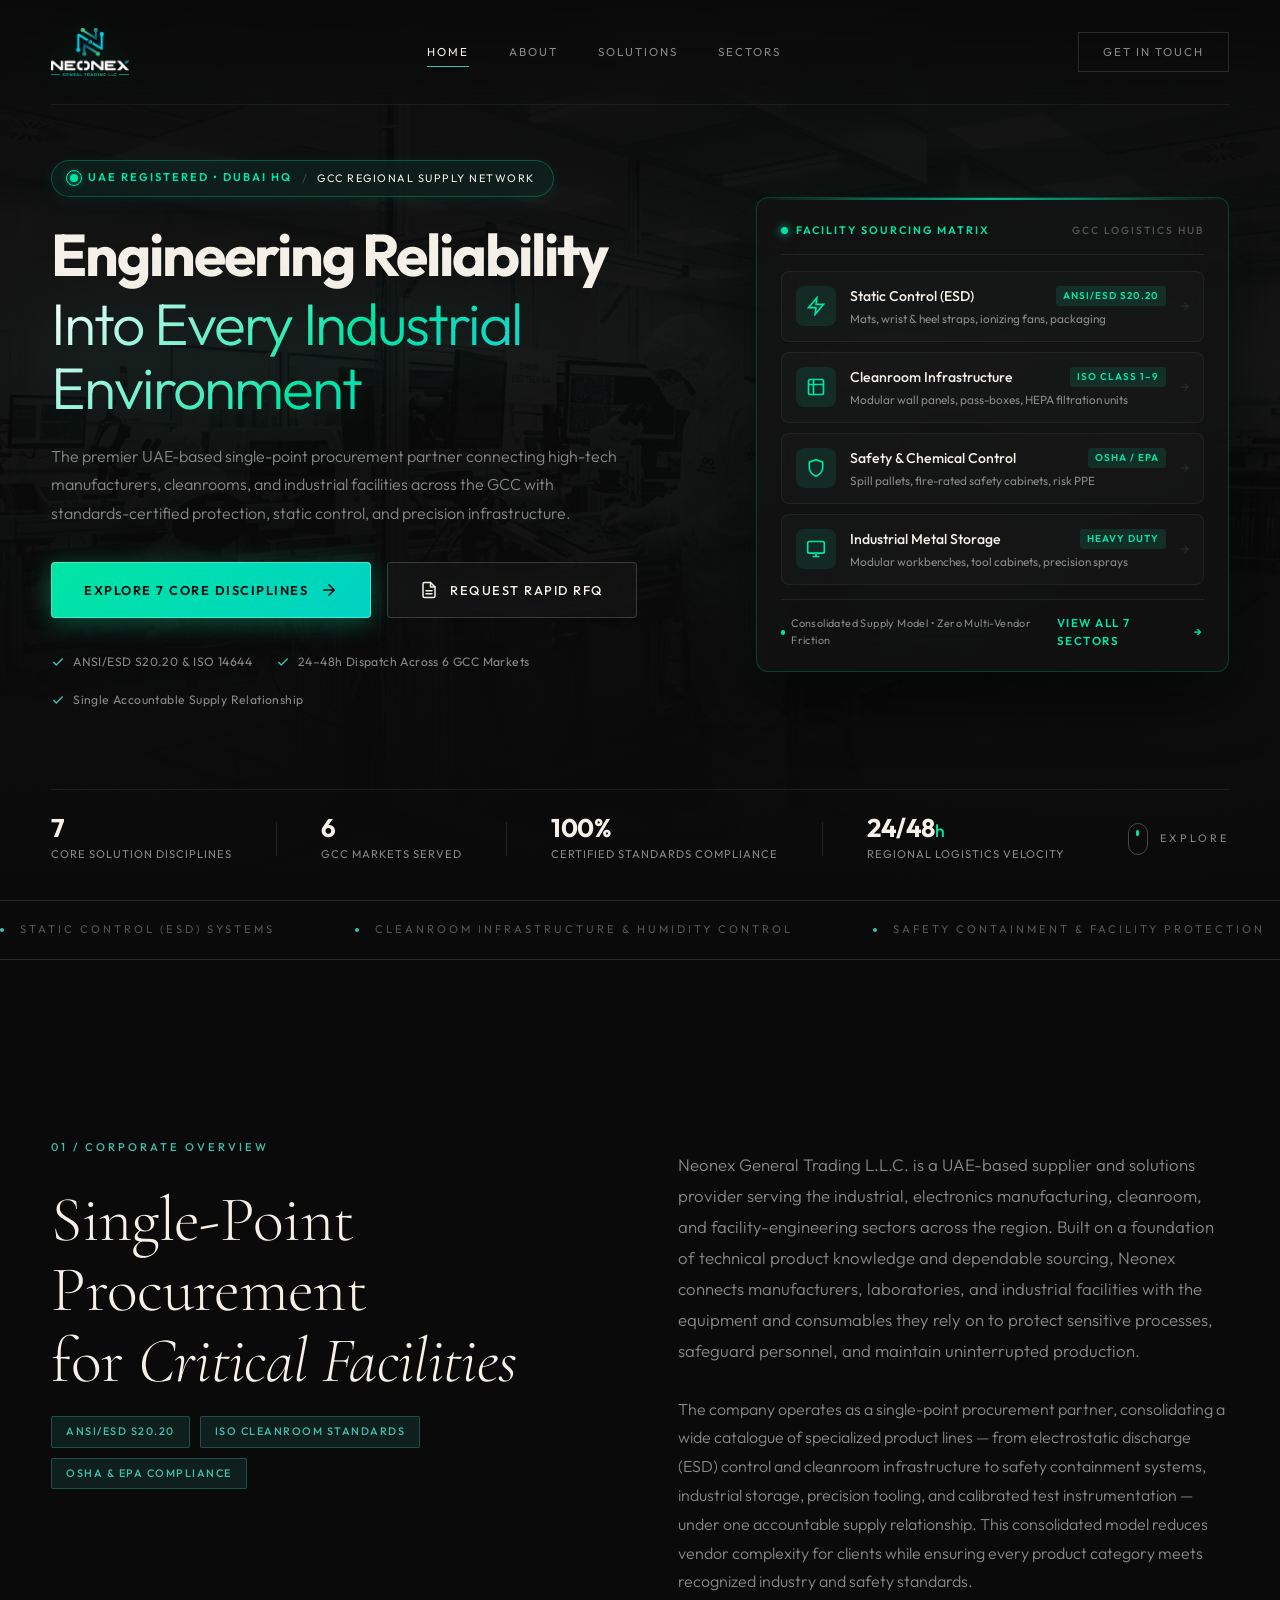
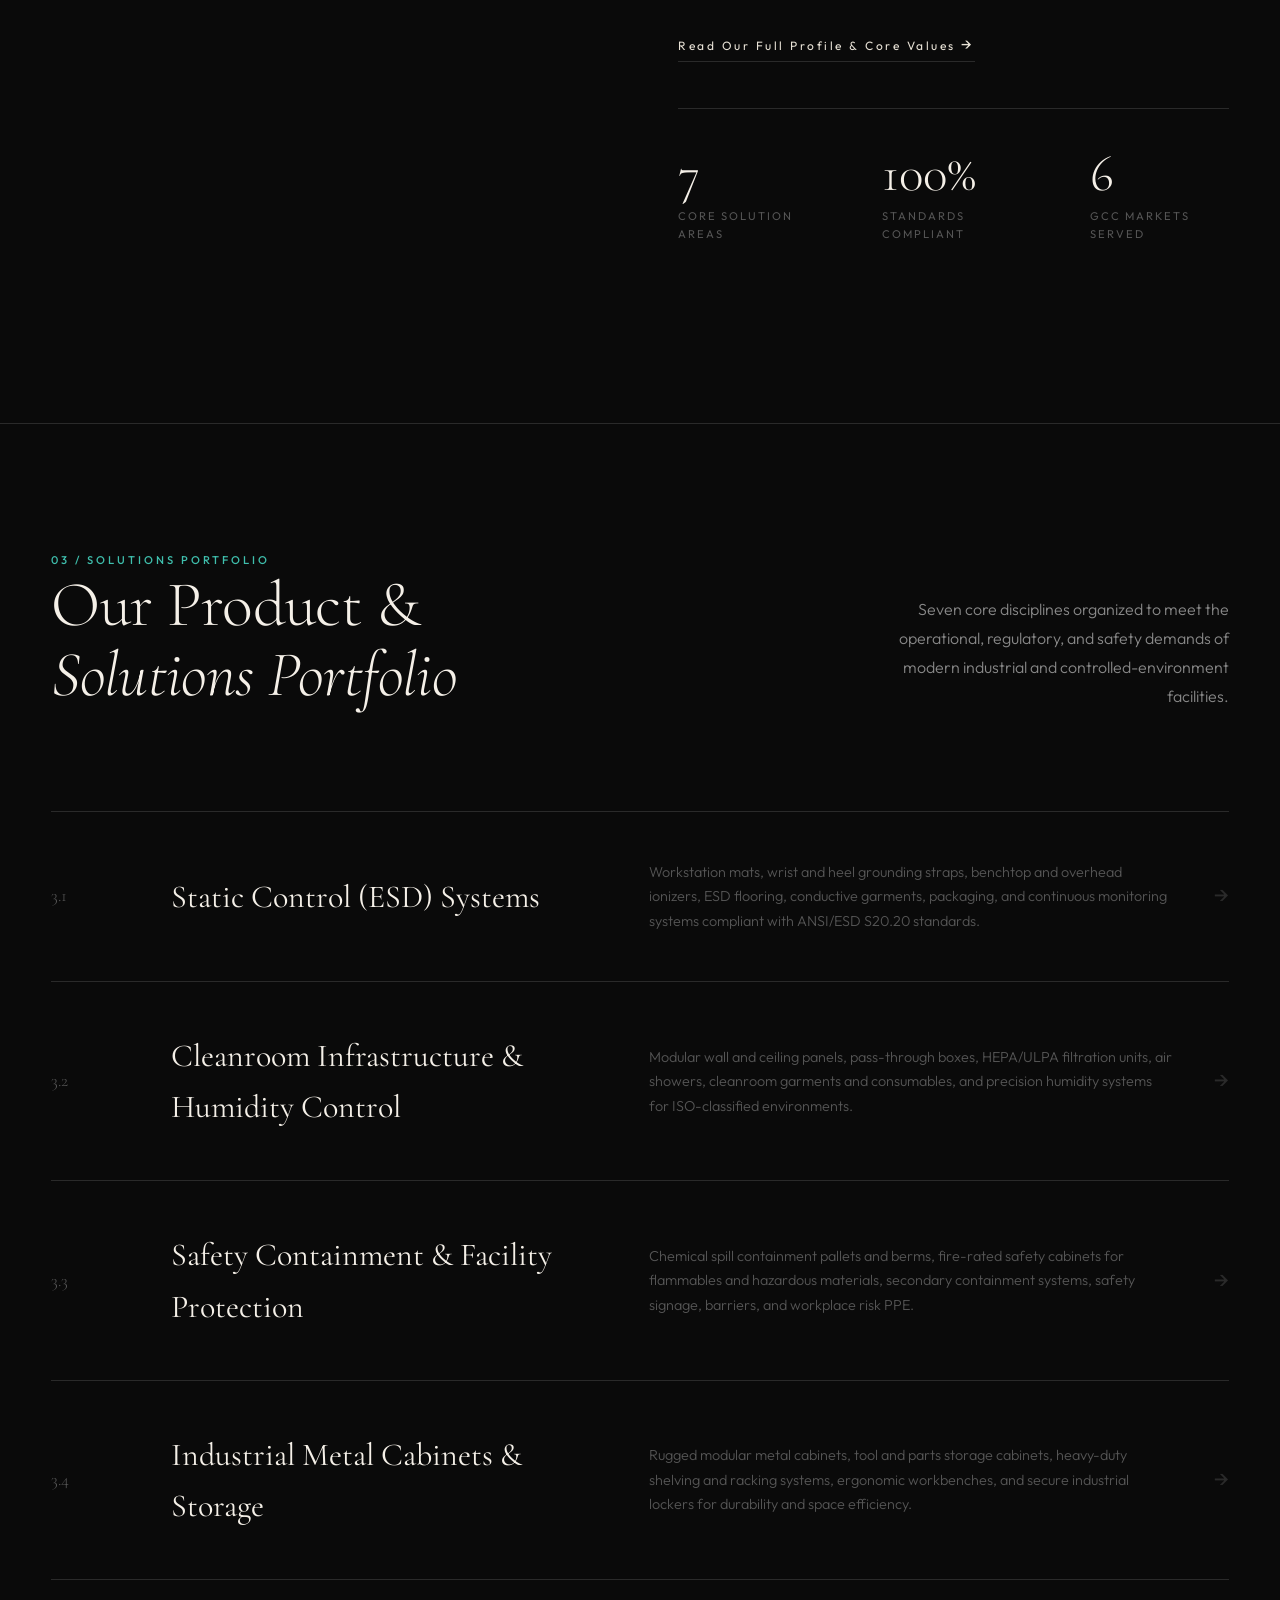
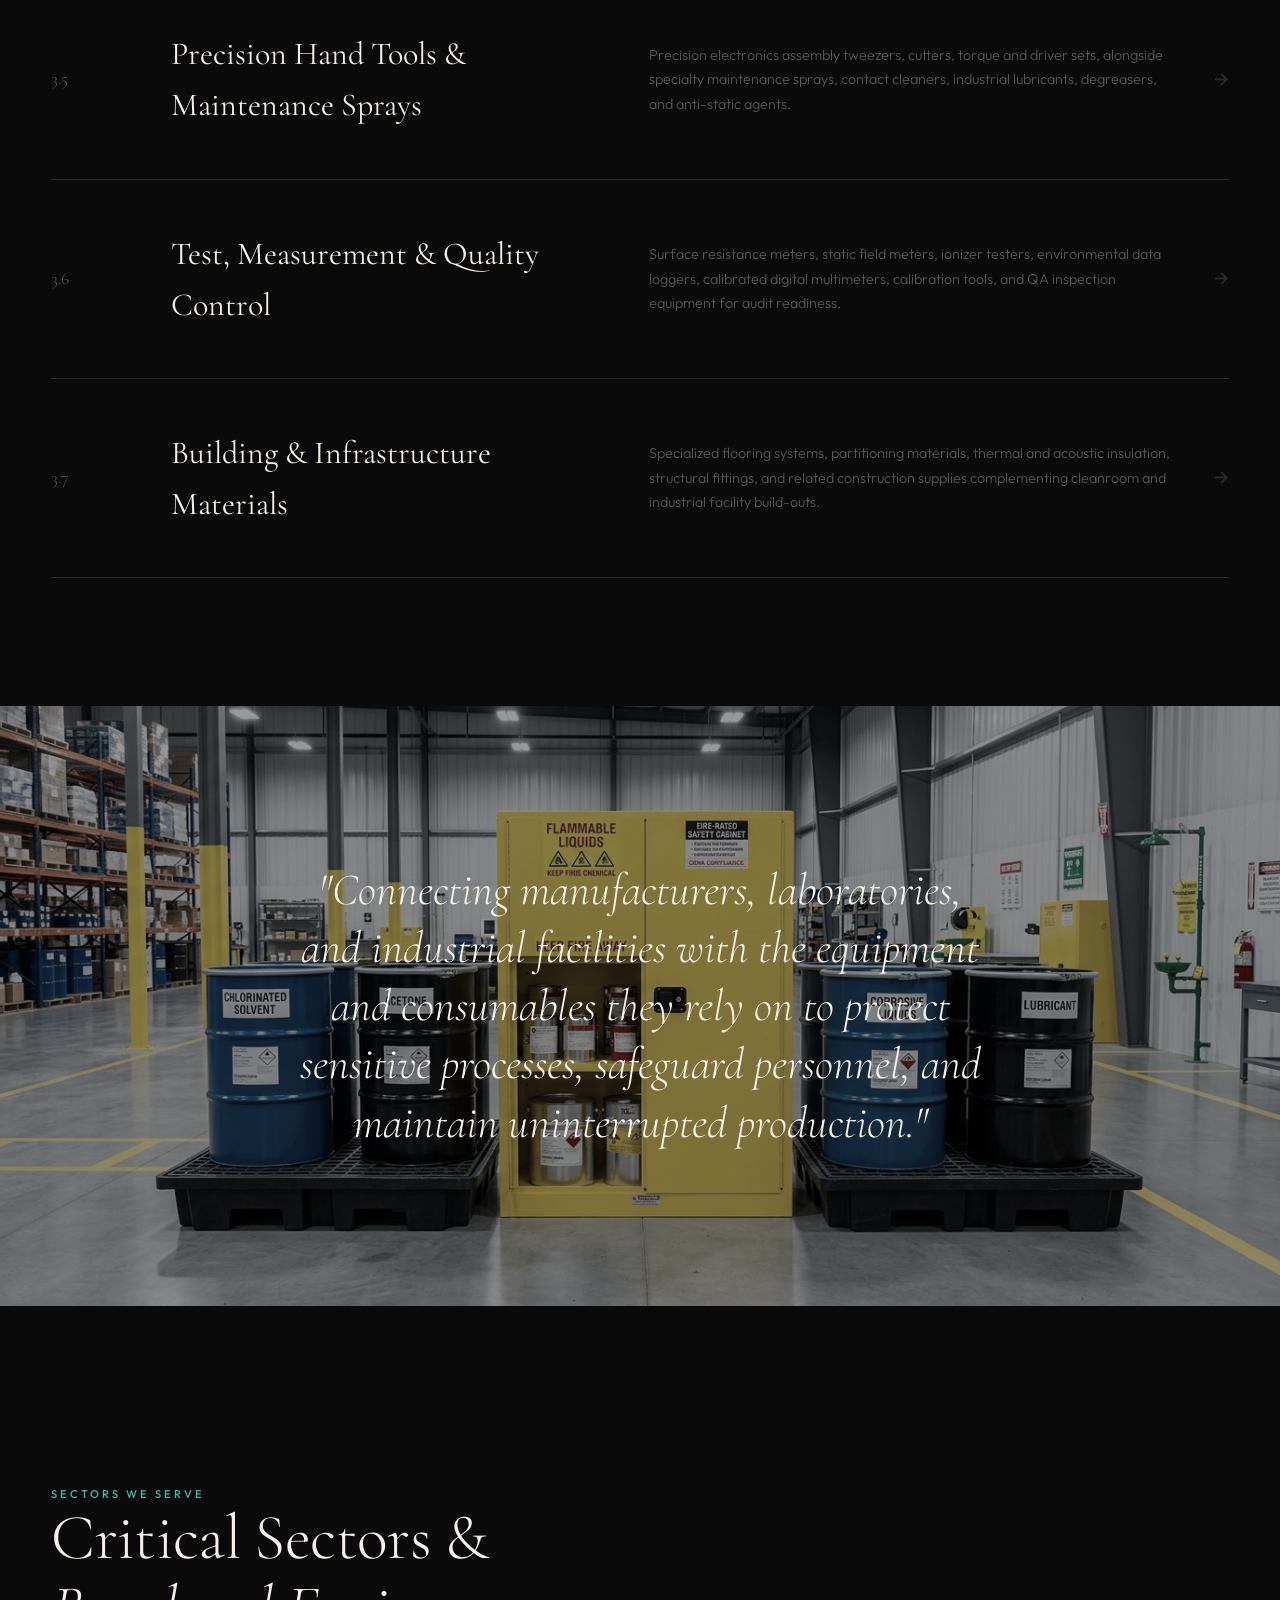
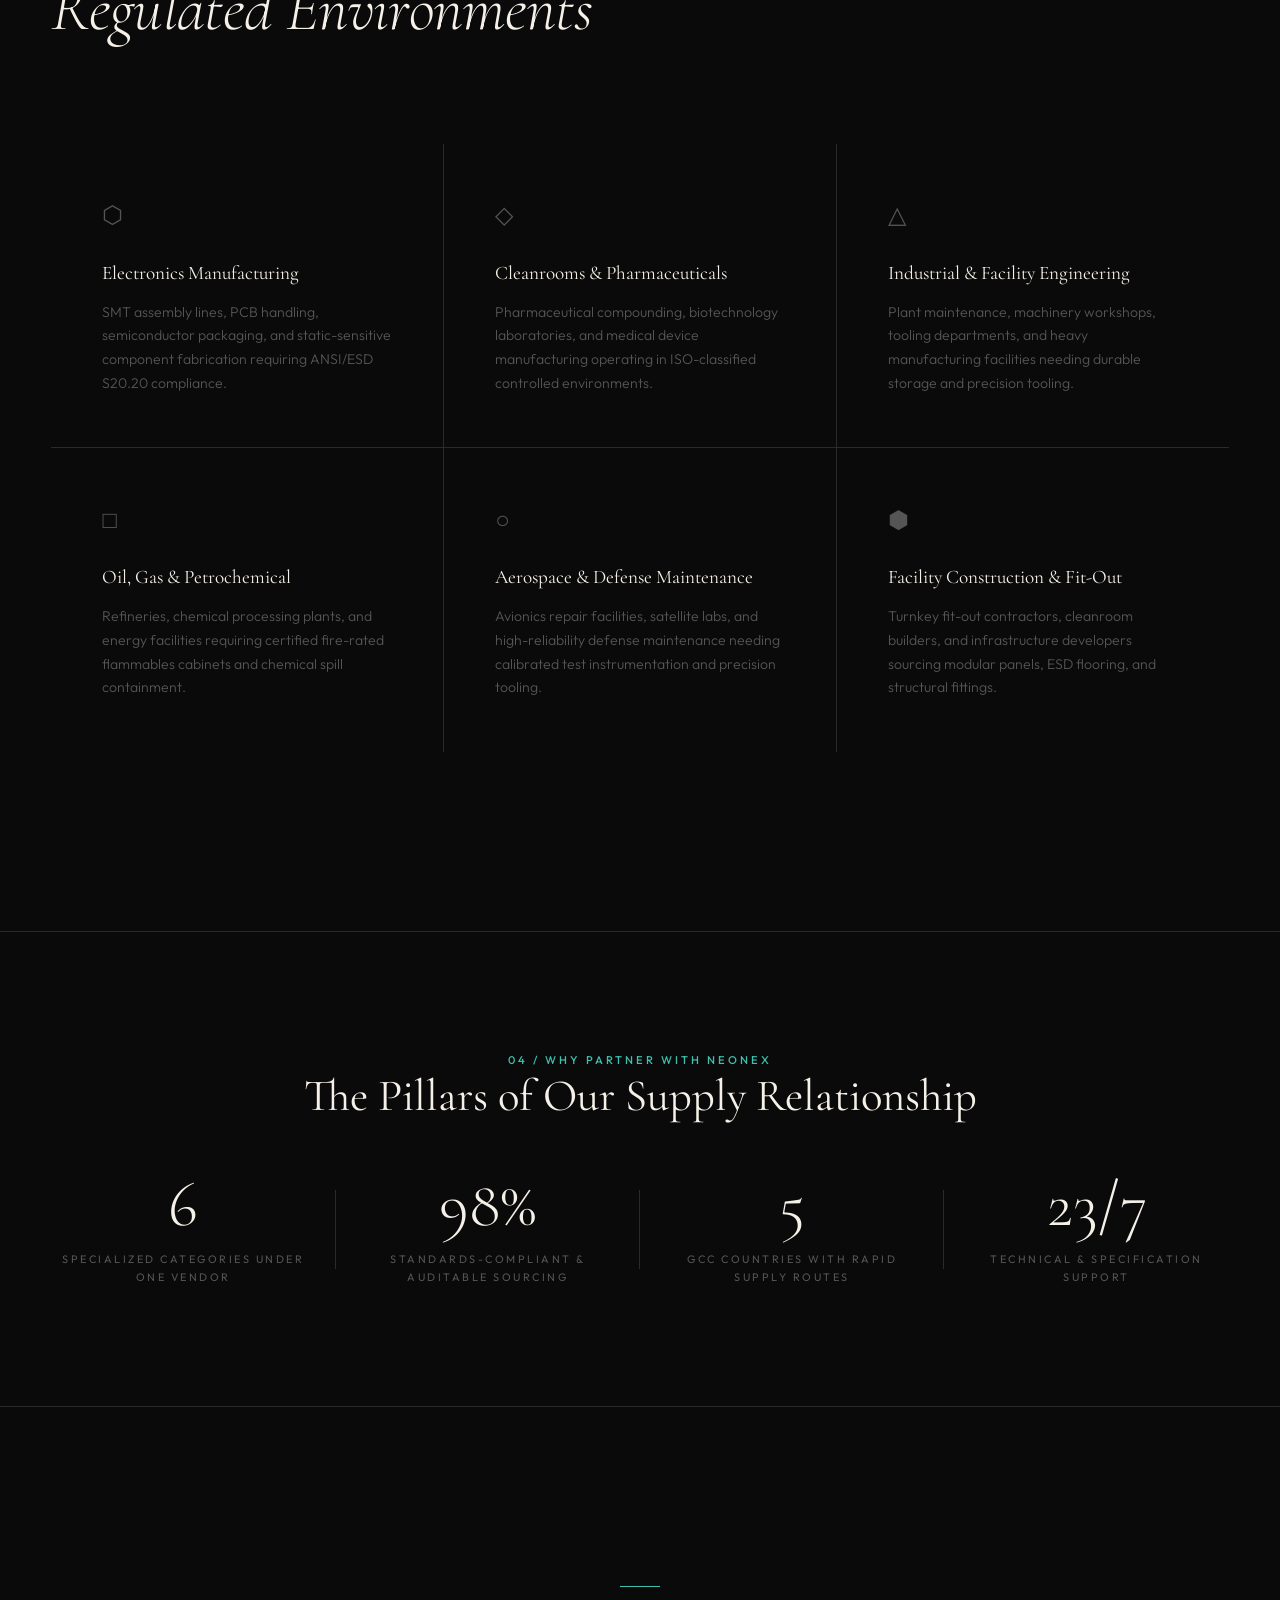
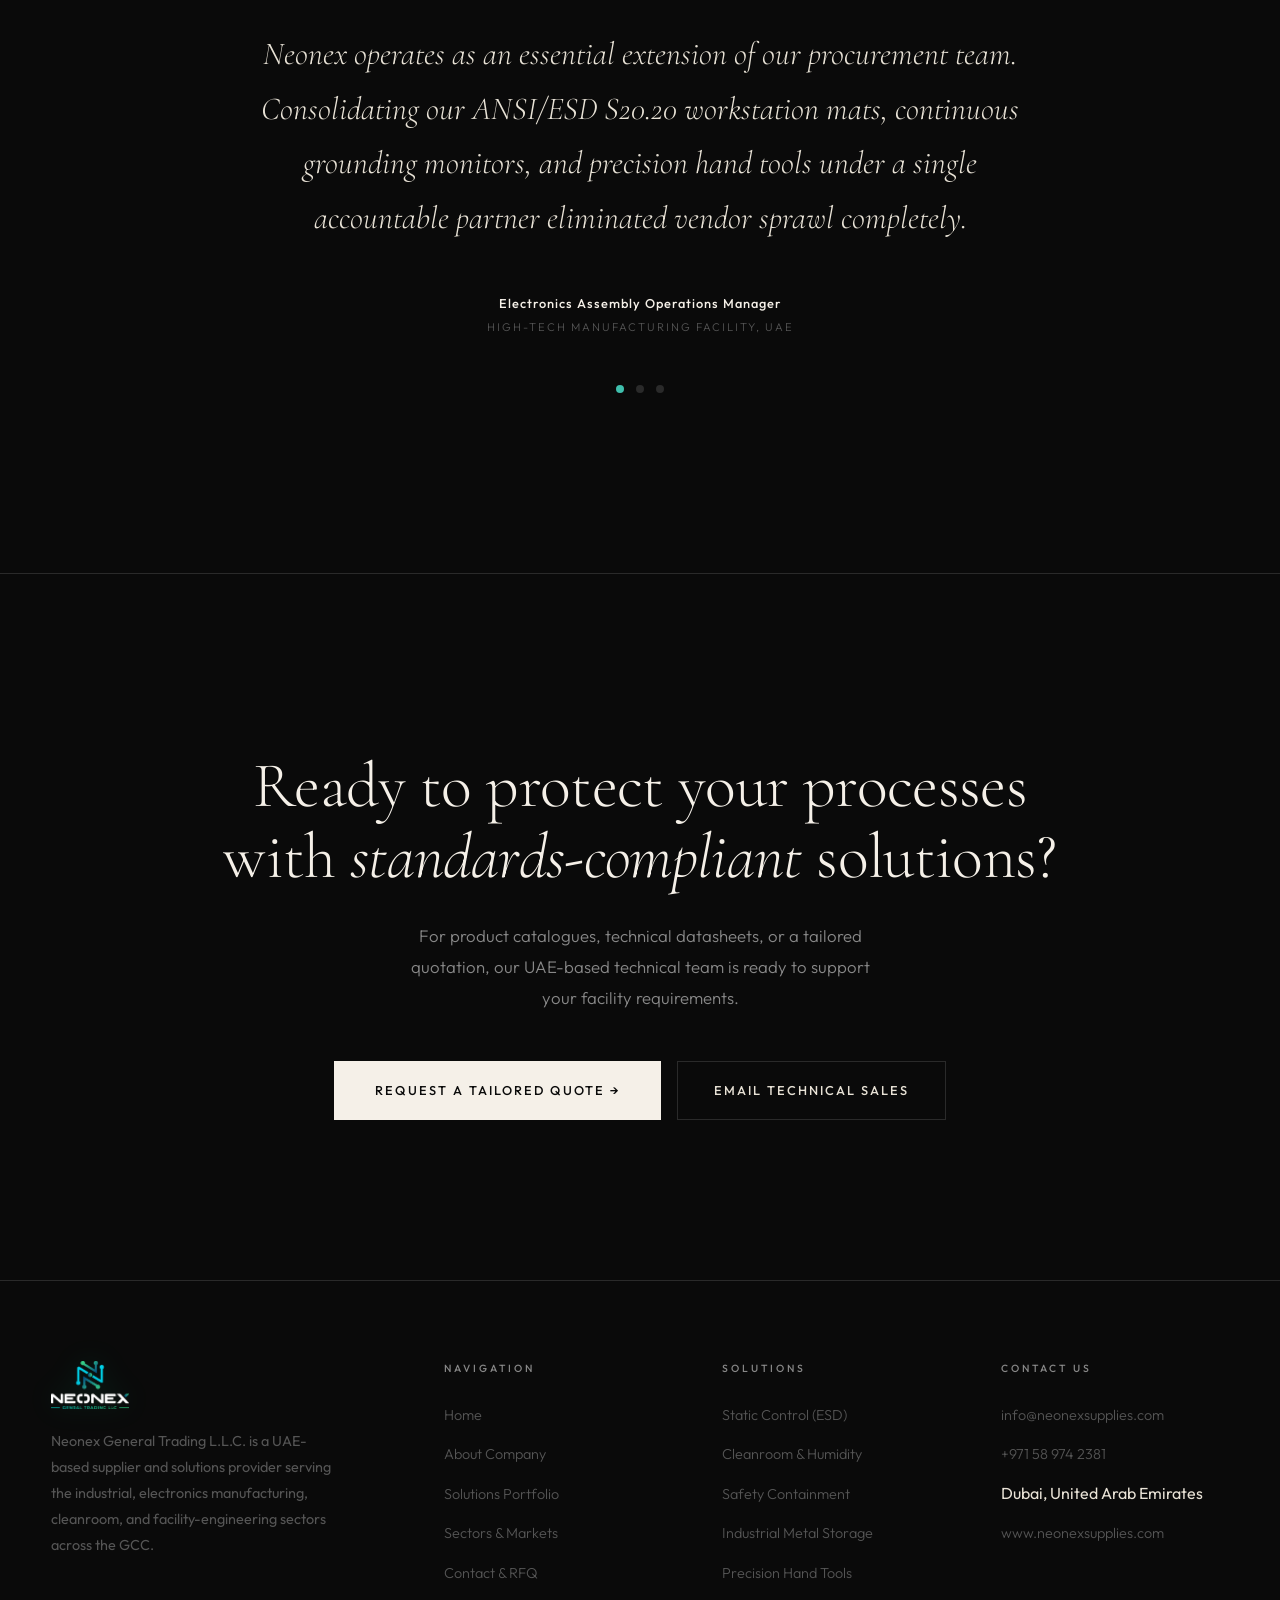
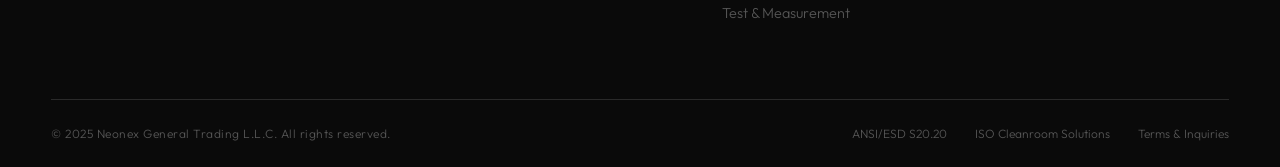
<file: index.html>
<!DOCTYPE html>
<html lang="en">
<head>
  <meta charset="UTF-8">
  <meta name="viewport" content="width=device-width, initial-scale=1.0">
  <meta name="description" content="Neonex General Trading L.L.C. — UAE-based supplier and solutions provider for industrial protection, ESD static control, cleanroom infrastructure, safety containment, and precision facility solutions across the GCC.">
  <title>Neonex Prime General Trading L.L.C. | Industrial Protection & Cleanroom Solutions</title>
  <link rel="icon" type="image/png" href="assets/neonex-logo.png">
  <link rel="stylesheet" href="css/style.css">
</head>
<body>

  <!-- Navigation -->
  <nav class="nav">
    <div class="container">
      <div class="nav-inner">
        <a href="index.html" class="nav-logo">
          <img src="assets/neonex-logo.png" alt="Neonex General Trading L.L.C.">
          <span class="nav-logo-name sr-only">Neonex</span>
        </a>

        <div class="nav-links">
          <a href="index.html" class="active">Home</a>
          <a href="about.html">About</a>
          <a href="services.html">Solutions</a>
          <a href="markets.html">Sectors</a>
        </div>

        <a href="contact.html" class="nav-contact">Get in Touch</a>

        <button class="nav-toggle" aria-label="Menu">
          <span></span><span></span><span></span>
        </button>
      </div>
    </div>
  </nav>

  <!-- Hero Section -->
  <section class="hero" id="hero">
    <div class="hero-bg">
      <img src="assets/esd-cleanroom.jpg" alt="Neonex Industrial & Cleanroom Facility Solutions">
      <div class="hero-grid-pattern"></div>
      <div class="hero-radial-glow glow-1"></div>
      <div class="hero-radial-glow glow-2"></div>
    </div>
    <div class="hero-overlay"></div>

    <div class="container hero-container">
      <div class="hero-main-layout">
        <!-- Hero Left: Strategic Proposition & Conversion Hub -->
        <div class="hero-lead">
          <div class="hero-status-pill reveal">
            <span class="pulse-indicator">
              <span class="pulse-core"></span>
              <span class="pulse-ring"></span>
            </span>
            <span class="status-title">UAE REGISTERED &bull; DUBAI HQ</span>
            <span class="status-sep">/</span>
            <span class="status-sub">GCC REGIONAL SUPPLY NETWORK</span>
          </div>

          <h1 class="hero-headline reveal" data-delay="1">
            Engineering Reliability
            <span class="hero-headline-accent">Into Every Industrial Environment</span>
          </h1>

          <p class="hero-lead-text reveal" data-delay="2">
            The premier UAE-based single-point procurement partner connecting high-tech manufacturers, cleanrooms, and industrial facilities across the GCC with standards-certified protection, static control, and precision infrastructure.
          </p>

          <div class="hero-actions-row reveal" data-delay="3">
            <a href="services.html" class="btn-hero-action primary">
              <span>Explore 7 Core Disciplines</span>
              <svg class="btn-arrow" width="18" height="18" viewBox="0 0 24 24" fill="none" stroke="currentColor" stroke-width="2" stroke-linecap="round" stroke-linejoin="round">
                <line x1="5" y1="12" x2="19" y2="12"></line>
                <polyline points="12 5 19 12 12 19"></polyline>
              </svg>
            </a>
            <a href="contact.html" class="btn-hero-action secondary">
              <svg width="18" height="18" viewBox="0 0 24 24" fill="none" stroke="currentColor" stroke-width="2" stroke-linecap="round" stroke-linejoin="round">
                <path d="M14 2H6a2 2 0 0 0-2 2v16a2 2 0 0 0 2 2h12a2 2 0 0 0 2-2V8z"></path>
                <polyline points="14 2 14 8 20 8"></polyline>
                <line x1="16" y1="13" x2="8" y2="13"></line>
                <line x1="16" y1="17" x2="8" y2="17"></line>
              </svg>
              <span>Request Rapid RFQ</span>
            </a>
          </div>

          <div class="hero-proof-strip reveal" data-delay="4">
            <div class="proof-chip">
              <svg width="14" height="14" viewBox="0 0 24 24" fill="none" stroke="var(--accent)" stroke-width="2.5"><polyline points="20 6 9 17 4 12"></polyline></svg>
              <span>ANSI/ESD S20.20 & ISO 14644</span>
            </div>
            <div class="proof-chip">
              <svg width="14" height="14" viewBox="0 0 24 24" fill="none" stroke="var(--accent)" stroke-width="2.5"><polyline points="20 6 9 17 4 12"></polyline></svg>
              <span>24–48h Dispatch Across 6 GCC Markets</span>
            </div>
            <div class="proof-chip">
              <svg width="14" height="14" viewBox="0 0 24 24" fill="none" stroke="var(--accent)" stroke-width="2.5"><polyline points="20 6 9 17 4 12"></polyline></svg>
              <span>Single Accountable Supply Relationship</span>
            </div>
          </div>
        </div>

        <!-- Hero Right: Interactive Solutions Deck / Operations Matrix -->
        <div class="hero-interactive-deck reveal" data-delay="2">
          <div class="console-box">
            <div class="console-box-border-glow"></div>
            
            <div class="console-top-bar">
              <div class="console-live-tag">
                <span class="live-led"></span>
                <span class="live-title">FACILITY SOURCING MATRIX</span>
              </div>
              <span class="console-coord">GCC LOGISTICS HUB</span>
            </div>

            <div class="console-items-grid">
              <a href="services.html#esd" class="console-item">
                <div class="item-icon-box">
                  <svg width="20" height="20" viewBox="0 0 24 24" fill="none" stroke="currentColor" stroke-width="2">
                    <polygon points="13 2 3 14 12 14 11 22 21 10 12 10 13 2"></polygon>
                  </svg>
                </div>
                <div class="item-details">
                  <div class="item-head">
                    <span class="item-name">Static Control (ESD)</span>
                    <span class="item-badge">ANSI/ESD S20.20</span>
                  </div>
                  <span class="item-desc">Mats, wrist & heel straps, ionizing fans, packaging</span>
                </div>
                <div class="item-arrow-icon">&rarr;</div>
              </a>

              <a href="services.html#cleanroom" class="console-item">
                <div class="item-icon-box">
                  <svg width="20" height="20" viewBox="0 0 24 24" fill="none" stroke="currentColor" stroke-width="2">
                    <rect x="3" y="3" width="18" height="18" rx="2" ry="2"></rect>
                    <line x1="9" y1="3" x2="9" y2="21"></line>
                    <line x1="3" y1="9" x2="21" y2="9"></line>
                  </svg>
                </div>
                <div class="item-details">
                  <div class="item-head">
                    <span class="item-name">Cleanroom Infrastructure</span>
                    <span class="item-badge">ISO Class 1–9</span>
                  </div>
                  <span class="item-desc">Modular wall panels, pass-boxes, HEPA filtration units</span>
                </div>
                <div class="item-arrow-icon">&rarr;</div>
              </a>

              <a href="services.html#safety" class="console-item">
                <div class="item-icon-box">
                  <svg width="20" height="20" viewBox="0 0 24 24" fill="none" stroke="currentColor" stroke-width="2">
                    <path d="M12 22s8-4 8-10V5l-8-3-8 3v7c0 6 8 10 8 10z"></path>
                  </svg>
                </div>
                <div class="item-details">
                  <div class="item-head">
                    <span class="item-name">Safety & Chemical Control</span>
                    <span class="item-badge">OSHA / EPA</span>
                  </div>
                  <span class="item-desc">Spill pallets, fire-rated safety cabinets, risk PPE</span>
                </div>
                <div class="item-arrow-icon">&rarr;</div>
              </a>

              <a href="services.html#cabinets" class="console-item">
                <div class="item-icon-box">
                  <svg width="20" height="20" viewBox="0 0 24 24" fill="none" stroke="currentColor" stroke-width="2">
                    <rect x="2" y="3" width="20" height="14" rx="2" ry="2"></rect>
                    <line x1="8" y1="21" x2="16" y2="21"></line>
                    <line x1="12" y1="17" x2="12" y2="21"></line>
                  </svg>
                </div>
                <div class="item-details">
                  <div class="item-head">
                    <span class="item-name">Industrial Metal Storage</span>
                    <span class="item-badge">Heavy Duty</span>
                  </div>
                  <span class="item-desc">Modular workbenches, tool cabinets, precision sprays</span>
                </div>
                <div class="item-arrow-icon">&rarr;</div>
              </a>
            </div>

            <div class="console-bottom-bar">
              <div class="console-assurance">
                <span class="assurance-dot"></span>
                <span>Consolidated Supply Model &bull; Zero Multi-Vendor Friction</span>
              </div>
              <a href="services.html" class="console-more-link">
                <span>View All 7 Sectors</span>
                <span class="arr">&rarr;</span>
              </a>
            </div>
          </div>
        </div>
      </div>

      <!-- Hero Bottom Telemetry & Scroll Cue -->
      <div class="hero-telemetry-row reveal" data-delay="4">
        <div class="telemetry-stats">
          <div class="telemetry-stat">
            <span class="telemetry-val" data-count="7">7</span>
            <span class="telemetry-lbl">Core Solution Disciplines</span>
          </div>
          <div class="telemetry-sep"></div>
          <div class="telemetry-stat">
            <span class="telemetry-val" data-count="6">6</span>
            <span class="telemetry-lbl">GCC Markets Served</span>
          </div>
          <div class="telemetry-sep"></div>
          <div class="telemetry-stat">
            <span class="telemetry-val" data-count="100" data-suffix="%">100%</span>
            <span class="telemetry-lbl">Certified Standards Compliance</span>
          </div>
          <div class="telemetry-sep"></div>
          <div class="telemetry-stat">
            <span class="telemetry-val">24/48<span class="telemetry-unit">h</span></span>
            <span class="telemetry-lbl">Regional Logistics Velocity</span>
          </div>
        </div>

        <a href="#intro" class="hero-scroll-link" aria-label="Scroll to corporate overview">
          <div class="scroll-track">
            <div class="scroll-dot"></div>
          </div>
          <span class="scroll-caption">EXPLORE</span>
        </a>
      </div>
    </div>
  </section>

  <!-- Marquee -->
  <div class="marquee">
    <div class="marquee-track">
      <span class="marquee-item">Static Control (ESD) Systems</span>
      <span class="marquee-item">Cleanroom Infrastructure & Humidity Control</span>
      <span class="marquee-item">Safety Containment & Facility Protection</span>
      <span class="marquee-item">Industrial Metal Cabinets & Storage</span>
      <span class="marquee-item">Precision Hand Tools & Maintenance Sprays</span>
      <span class="marquee-item">Test, Measurement & Quality Control</span>
      <span class="marquee-item">Building & Infrastructure Materials</span>
      <span class="marquee-item">ANSI/ESD S20.20 Compliance</span>
      <span class="marquee-item">ISO-Classified Environments</span>
      <span class="marquee-item">Single-Point Procurement Partner</span>
      <span class="marquee-item">Static Control (ESD) Systems</span>
      <span class="marquee-item">Cleanroom Infrastructure & Humidity Control</span>
      <span class="marquee-item">Safety Containment & Facility Protection</span>
      <span class="marquee-item">Industrial Metal Cabinets & Storage</span>
      <span class="marquee-item">Precision Hand Tools & Maintenance Sprays</span>
      <span class="marquee-item">Test, Measurement & Quality Control</span>
      <span class="marquee-item">Building & Infrastructure Materials</span>
      <span class="marquee-item">ANSI/ESD S20.20 Compliance</span>
    </div>
  </div>

  <!-- Intro: Corporate Overview & Executive Summary -->
  <section class="intro" id="intro">
    <div class="container">
      <div class="intro-grid">
        <div class="intro-left">
          <p class="label reveal">01 / Corporate Overview</p>
          <h2 class="heading-lg reveal" data-delay="1">
            Single-Point Procurement<br>for <em class="serif italic">Critical Facilities</em>
          </h2>
          <div class="badge-row reveal" data-delay="2">
            <span class="badge-pill">ANSI/ESD S20.20</span>
            <span class="badge-pill">ISO Cleanroom Standards</span>
            <span class="badge-pill">OSHA & EPA Compliance</span>
          </div>
        </div>

        <div class="intro-right">
          <p class="body-lg reveal">Neonex General Trading L.L.C. is a UAE-based supplier and solutions provider serving the industrial, electronics manufacturing, cleanroom, and facility-engineering sectors across the region. Built on a foundation of technical product knowledge and dependable sourcing, Neonex connects manufacturers, laboratories, and industrial facilities with the equipment and consumables they rely on to protect sensitive processes, safeguard personnel, and maintain uninterrupted production.</p>

          <p class="body-md reveal" data-delay="1">The company operates as a single-point procurement partner, consolidating a wide catalogue of specialized product lines — from electrostatic discharge (ESD) control and cleanroom infrastructure to safety containment systems, industrial storage, precision tooling, and calibrated test instrumentation — under one accountable supply relationship. This consolidated model reduces vendor complexity for clients while ensuring every product category meets recognized industry and safety standards.</p>

          <div style="margin-top: 36px;" class="reveal" data-delay="2">
            <a href="about.html" class="btn-text">Read Our Full Profile & Core Values <span class="arrow">→</span></a>
          </div>

          <div class="intro-stats reveal" data-delay="3">
            <div class="intro-stat">
              <div class="stat-num"><span data-count="7">0</span></div>
              <div class="stat-label">Core Solution Areas</div>
            </div>
            <div class="intro-stat">
              <div class="stat-num"><span data-count="100" data-suffix="%">0</span></div>
              <div class="stat-label">Standards Compliant</div>
            </div>
            <div class="intro-stat">
              <div class="stat-num"><span data-count="6">0</span></div>
              <div class="stat-label">GCC Markets Served</div>
            </div>
          </div>
        </div>
      </div>
    </div>
  </section>

  <!-- Solutions Portfolio (The 7 Core Solution Areas) -->
  <section class="services">
    <div class="container">
      <div class="services-header">
        <div>
          <p class="label reveal">03 / Solutions Portfolio</p>
          <h2 class="heading-lg reveal" data-delay="1">Our Product &<br><em class="serif italic">Solutions Portfolio</em></h2>
        </div>
        <div class="services-header-right">
          <p class="body-md reveal" data-delay="2">Seven core disciplines organized to meet the operational, regulatory, and safety demands of modern industrial and controlled-environment facilities.</p>
        </div>
      </div>

      <div class="services-list">
        <a href="services.html#esd" class="service-row reveal-line">
          <span class="service-num">3.1</span>
          <span class="service-name">Static Control (ESD) Systems</span>
          <span class="service-desc">Workstation mats, wrist and heel grounding straps, benchtop and overhead ionizers, ESD flooring, conductive garments, packaging, and continuous monitoring systems compliant with ANSI/ESD S20.20 standards.</span>
          <span class="service-arrow">→</span>
        </a>
        <a href="services.html#cleanroom" class="service-row reveal-line" data-delay="1">
          <span class="service-num">3.2</span>
          <span class="service-name">Cleanroom Infrastructure & Humidity Control</span>
          <span class="service-desc">Modular wall and ceiling panels, pass-through boxes, HEPA/ULPA filtration units, air showers, cleanroom garments and consumables, and precision humidity systems for ISO-classified environments.</span>
          <span class="service-arrow">→</span>
        </a>
        <a href="services.html#safety" class="service-row reveal-line" data-delay="2">
          <span class="service-num">3.3</span>
          <span class="service-name">Safety Containment & Facility Protection</span>
          <span class="service-desc">Chemical spill containment pallets and berms, fire-rated safety cabinets for flammables and hazardous materials, secondary containment systems, safety signage, barriers, and workplace risk PPE.</span>
          <span class="service-arrow">→</span>
        </a>
        <a href="services.html#cabinets" class="service-row reveal-line" data-delay="3">
          <span class="service-num">3.4</span>
          <span class="service-name">Industrial Metal Cabinets & Storage</span>
          <span class="service-desc">Rugged modular metal cabinets, tool and parts storage cabinets, heavy-duty shelving and racking systems, ergonomic workbenches, and secure industrial lockers for durability and space efficiency.</span>
          <span class="service-arrow">→</span>
        </a>
        <a href="services.html#tools" class="service-row reveal-line" data-delay="4">
          <span class="service-num">3.5</span>
          <span class="service-name">Precision Hand Tools & Maintenance Sprays</span>
          <span class="service-desc">Precision electronics assembly tweezers, cutters, torque and driver sets, alongside specialty maintenance sprays, contact cleaners, industrial lubricants, degreasers, and anti-static agents.</span>
          <span class="service-arrow">→</span>
        </a>
        <a href="services.html#test" class="service-row reveal-line" data-delay="5">
          <span class="service-num">3.6</span>
          <span class="service-name">Test, Measurement & Quality Control</span>
          <span class="service-desc">Surface resistance meters, static field meters, ionizer testers, environmental data loggers, calibrated digital multimeters, calibration tools, and QA inspection equipment for audit readiness.</span>
          <span class="service-arrow">→</span>
        </a>
        <a href="services.html#building" class="service-row reveal-line" data-delay="6">
          <span class="service-num">3.7</span>
          <span class="service-name">Building & Infrastructure Materials</span>
          <span class="service-desc">Specialized flooring systems, partitioning materials, thermal and acoustic insulation, structural fittings, and related construction supplies complementing cleanroom and industrial facility build-outs.</span>
          <span class="service-arrow">→</span>
        </a>
      </div>
    </div>
  </section>

  <!-- Featured Break -->
  <div class="featured-break">
    <img src="assets/safety-containment.jpg" alt="Industrial Safety Containment & Facility Protection">
    <div class="featured-break-overlay">
      <p class="featured-break-text reveal">"Connecting manufacturers, laboratories, and industrial facilities with the equipment and consumables they rely on to protect sensitive processes, safeguard personnel, and maintain uninterrupted production."</p>
    </div>
  </div>

  <!-- Sectors / Markets We Serve -->
  <section class="markets">
    <div class="container">
      <div class="markets-header">
        <p class="label reveal">Sectors We Serve</p>
        <h2 class="heading-lg reveal" data-delay="1">Critical Sectors &<br><em class="serif italic">Regulated Environments</em></h2>
      </div>

      <div class="markets-grid">
        <div class="market-cell reveal">
          <i class="market-cell-icon">⬡</i>
          <h3>Electronics Manufacturing</h3>
          <p>SMT assembly lines, PCB handling, semiconductor packaging, and static-sensitive component fabrication requiring ANSI/ESD S20.20 compliance.</p>
        </div>
        <div class="market-cell reveal" data-delay="1">
          <i class="market-cell-icon">◇</i>
          <h3>Cleanrooms & Pharmaceuticals</h3>
          <p>Pharmaceutical compounding, biotechnology laboratories, and medical device manufacturing operating in ISO-classified controlled environments.</p>
        </div>
        <div class="market-cell reveal" data-delay="2">
          <i class="market-cell-icon">△</i>
          <h3>Industrial & Facility Engineering</h3>
          <p>Plant maintenance, machinery workshops, tooling departments, and heavy manufacturing facilities needing durable storage and precision tooling.</p>
        </div>
        <div class="market-cell reveal" data-delay="3">
          <i class="market-cell-icon">□</i>
          <h3>Oil, Gas & Petrochemical</h3>
          <p>Refineries, chemical processing plants, and energy facilities requiring certified fire-rated flammables cabinets and chemical spill containment.</p>
        </div>
        <div class="market-cell reveal" data-delay="4">
          <i class="market-cell-icon">○</i>
          <h3>Aerospace & Defense Maintenance</h3>
          <p>Avionics repair facilities, satellite labs, and high-reliability defense maintenance needing calibrated test instrumentation and precision tooling.</p>
        </div>
        <div class="market-cell reveal" data-delay="5">
          <i class="market-cell-icon">⬢</i>
          <h3>Facility Construction & Fit-Out</h3>
          <p>Turnkey fit-out contractors, cleanroom builders, and infrastructure developers sourcing modular panels, ESD flooring, and structural fittings.</p>
        </div>
      </div>
    </div>
  </section>

  <!-- Why Partner With Neonex (From PDF Section 04) -->
  <section class="numbers">
    <div class="container">
      <div style="text-align: center; margin-bottom: 50px;">
        <p class="label reveal">04 / Why Partner With Neonex</p>
        <h2 class="heading-md reveal" data-delay="1">The Pillars of Our Supply Relationship</h2>
      </div>
      <div class="numbers-grid">
        <div class="number-item reveal">
          <div class="number-value"><span data-count="7">0</span></div>
          <div class="number-label">Specialized Categories Under One Vendor</div>
        </div>
        <div class="number-item reveal" data-delay="1">
          <div class="number-value"><span data-count="100" data-suffix="%">0</span></div>
          <div class="number-label">Standards-Compliant & Auditable Sourcing</div>
        </div>
        <div class="number-item reveal" data-delay="2">
          <div class="number-value"><span data-count="6">0</span></div>
          <div class="number-label">GCC Countries with Rapid Supply Routes</div>
        </div>
        <div class="number-item reveal" data-delay="3">
          <div class="number-value"><span data-count="24" data-suffix="/7">0</span></div>
          <div class="number-label">Technical & Specification Support</div>
        </div>
      </div>
    </div>
  </section>

  <!-- Client & Facility Endorsements -->
  <section class="testimonial">
    <div class="container">
      <div class="testimonial-inner">
        <div style="position: relative; min-height: 200px;">
          <div class="testimonial-slide" style="opacity: 1; position: relative; visibility: visible;">
            <blockquote class="testimonial-quote reveal">
              Neonex operates as an essential extension of our procurement team. Consolidating our ANSI/ESD S20.20 workstation mats, continuous grounding monitors, and precision hand tools under a single accountable partner eliminated vendor sprawl completely.
            </blockquote>
            <p class="testimonial-author reveal" data-delay="1">Electronics Assembly Operations Manager</p>
            <p class="testimonial-role reveal" data-delay="2">High-Tech Manufacturing Facility, UAE</p>
          </div>

          <div class="testimonial-slide" style="opacity: 0; position: absolute; top: 0; visibility: hidden;">
            <blockquote class="testimonial-quote">
              From modular cleanroom wall panels and pass-through boxes to HEPA filtration and cleanroom consumables, Neonex delivered every component on schedule with full technical documentation for our ISO-classified facility audit.
            </blockquote>
            <p class="testimonial-author">Cleanroom & Quality Assurance Lead</p>
            <p class="testimonial-role">Pharmaceutical & Analytical Lab, GCC</p>
          </div>

          <div class="testimonial-slide" style="opacity: 0; position: absolute; top: 0; visibility: hidden;">
            <blockquote class="testimonial-quote">
              Their fire-rated flammable safety storage cabinets and chemical spill containment pallets met every stringent safety requirement during our facility HSE audit. A trusted partner when process integrity is non-negotiable.
            </blockquote>
            <p class="testimonial-author">HSE & Facilities Director</p>
            <p class="testimonial-role">Petrochemical & Industrial Engineering Plant, UAE</p>
          </div>
        </div>

        <div class="testimonial-nav">
          <button class="testimonial-dot active" aria-label="Feedback 1"></button>
          <button class="testimonial-dot" aria-label="Feedback 2"></button>
          <button class="testimonial-dot" aria-label="Feedback 3"></button>
        </div>
      </div>
    </div>
  </section>

  <!-- CTA -->
  <section class="cta">
    <div class="container">
      <p class="label reveal">Get in Touch</p>
      <h2 class="heading-lg cta-title reveal" data-delay="1">Ready to protect your processes<br>with <em class="serif italic">standards-compliant</em> solutions?</h2>
      <p class="body-lg cta-sub reveal" data-delay="2">For product catalogues, technical datasheets, or a tailored quotation, our UAE-based technical team is ready to support your facility requirements.</p>
      <div class="reveal" data-delay="3" style="display: flex; gap: 16px; justify-content: center; flex-wrap: wrap;">
        <a href="contact.html" class="btn btn-primary">Request a Tailored Quote →</a>
        <a href="mailto:info@neonexsupplies.com" class="btn btn-ghost">Email Technical Sales</a>
      </div>
    </div>
  </section>

  <!-- Footer -->
  <footer class="footer">
    <div class="container">
      <div class="footer-top">
        <div class="footer-brand">
          <a href="index.html" class="nav-logo">
            <img src="assets/neonex-logo.png" alt="Neonex General Trading L.L.C." style="height: 48px;">
            <span class="nav-logo-name sr-only">Neonex</span>
          </a>
          <p>Neonex General Trading L.L.C. is a UAE-based supplier and solutions provider serving the industrial, electronics manufacturing, cleanroom, and facility-engineering sectors across the GCC.</p>
        </div>
        <div class="footer-col">
          <h4>Navigation</h4>
          <ul>
            <li><a href="index.html">Home</a></li>
            <li><a href="about.html">About Company</a></li>
            <li><a href="services.html">Solutions Portfolio</a></li>
            <li><a href="markets.html">Sectors & Markets</a></li>
            <li><a href="contact.html">Contact & RFQ</a></li>
          </ul>
        </div>
        <div class="footer-col">
          <h4>Solutions</h4>
          <ul>
            <li><a href="services.html#esd">Static Control (ESD)</a></li>
            <li><a href="services.html#cleanroom">Cleanroom & Humidity</a></li>
            <li><a href="services.html#safety">Safety Containment</a></li>
            <li><a href="services.html#cabinets">Industrial Metal Storage</a></li>
            <li><a href="services.html#tools">Precision Hand Tools</a></li>
            <li><a href="services.html#test">Test & Measurement</a></li>
          </ul>
        </div>
        <div class="footer-col">
          <h4>Contact Us</h4>
          <ul>
            <li><a href="mailto:info@neonexsupplies.com">info@neonexsupplies.com</a></li>
            <li><a href="tel:+971589742381">+971 58 974 2381</a></li>
            <li><span>Dubai, United Arab Emirates</span></li>
            <li><a href="https://www.neonexsupplies.com" target="_blank" rel="noopener">www.neonexsupplies.com</a></li>
          </ul>
        </div>
      </div>
      <div class="footer-bottom">
        <p>© 2025 Neonex General Trading L.L.C. All rights reserved.</p>
        <div class="footer-bottom-links">
          <a href="services.html">ANSI/ESD S20.20</a>
          <a href="services.html">ISO Cleanroom Solutions</a>
          <a href="contact.html">Terms & Inquiries</a>
        </div>
      </div>
    </div>
  </footer>

  <button class="back-top" aria-label="Back to top">↑</button>
  <script src="js/main.js"></script>
</body>
</html>
</file>
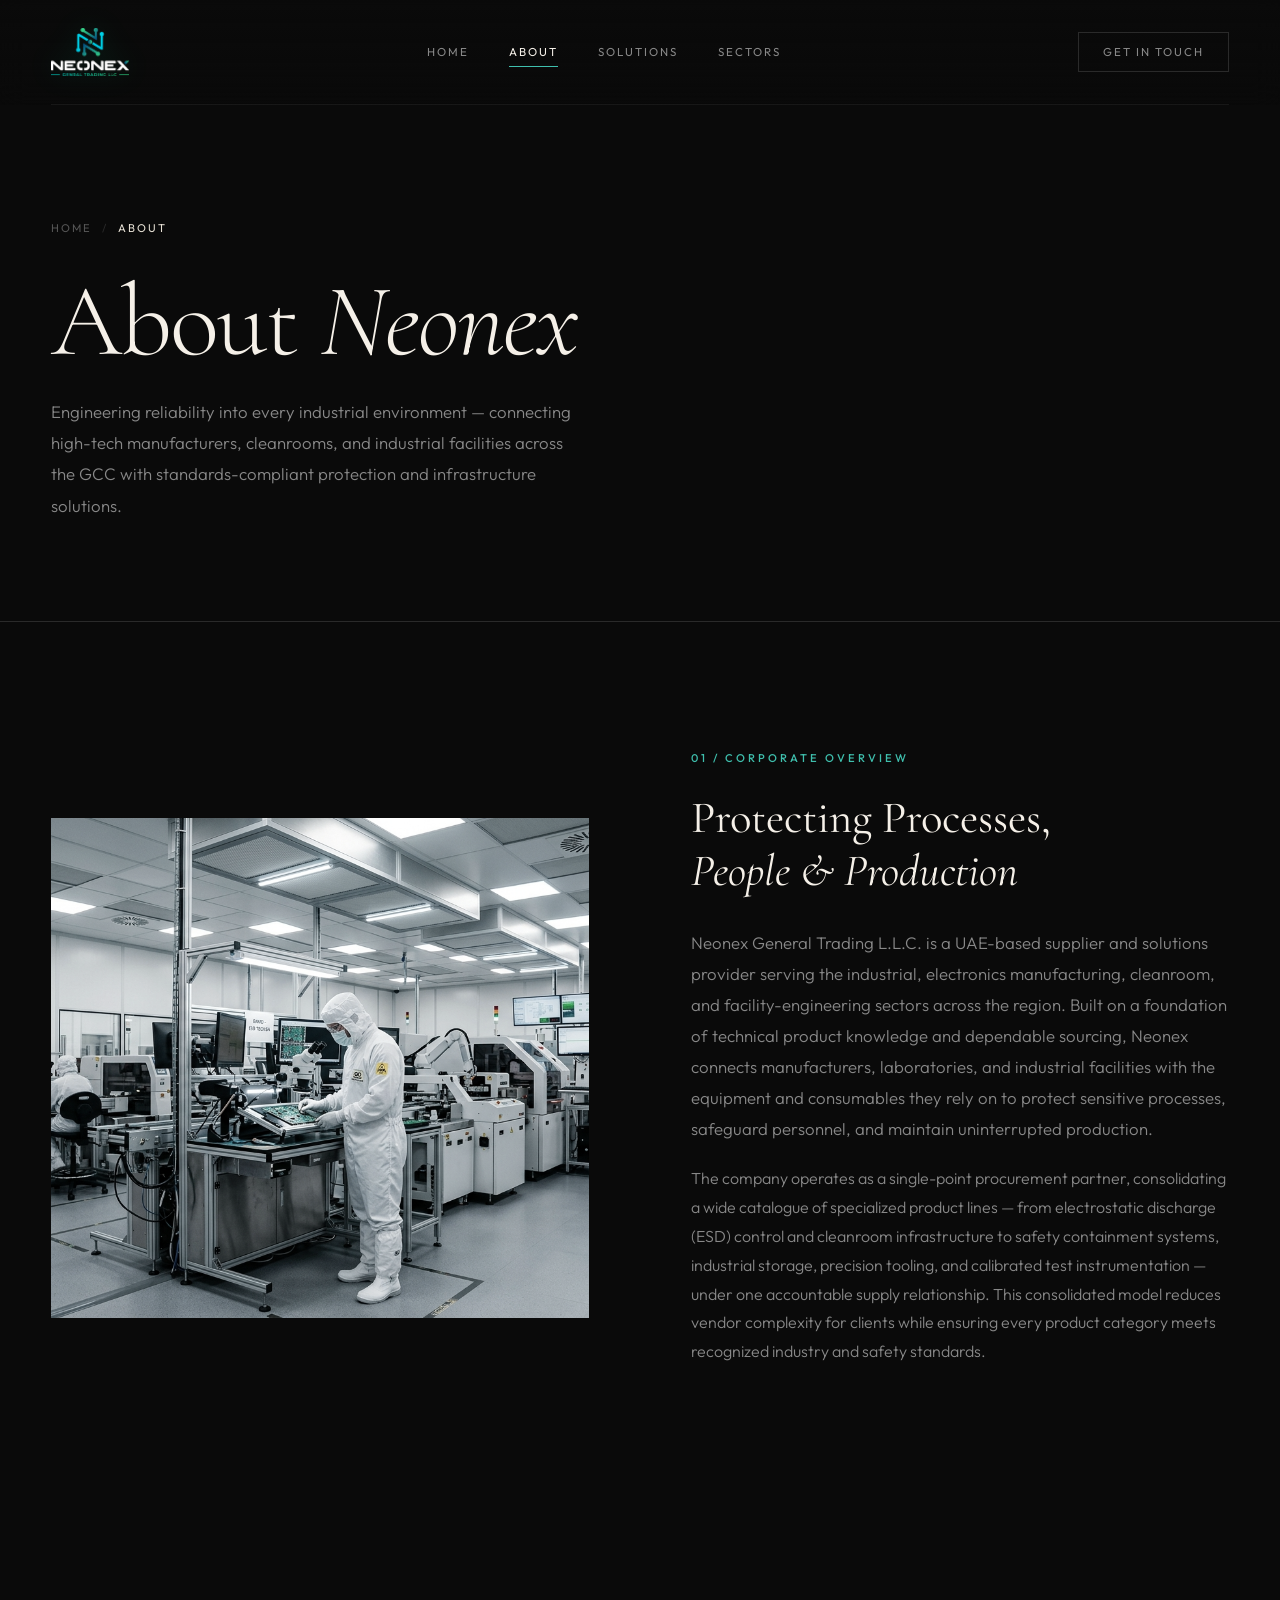
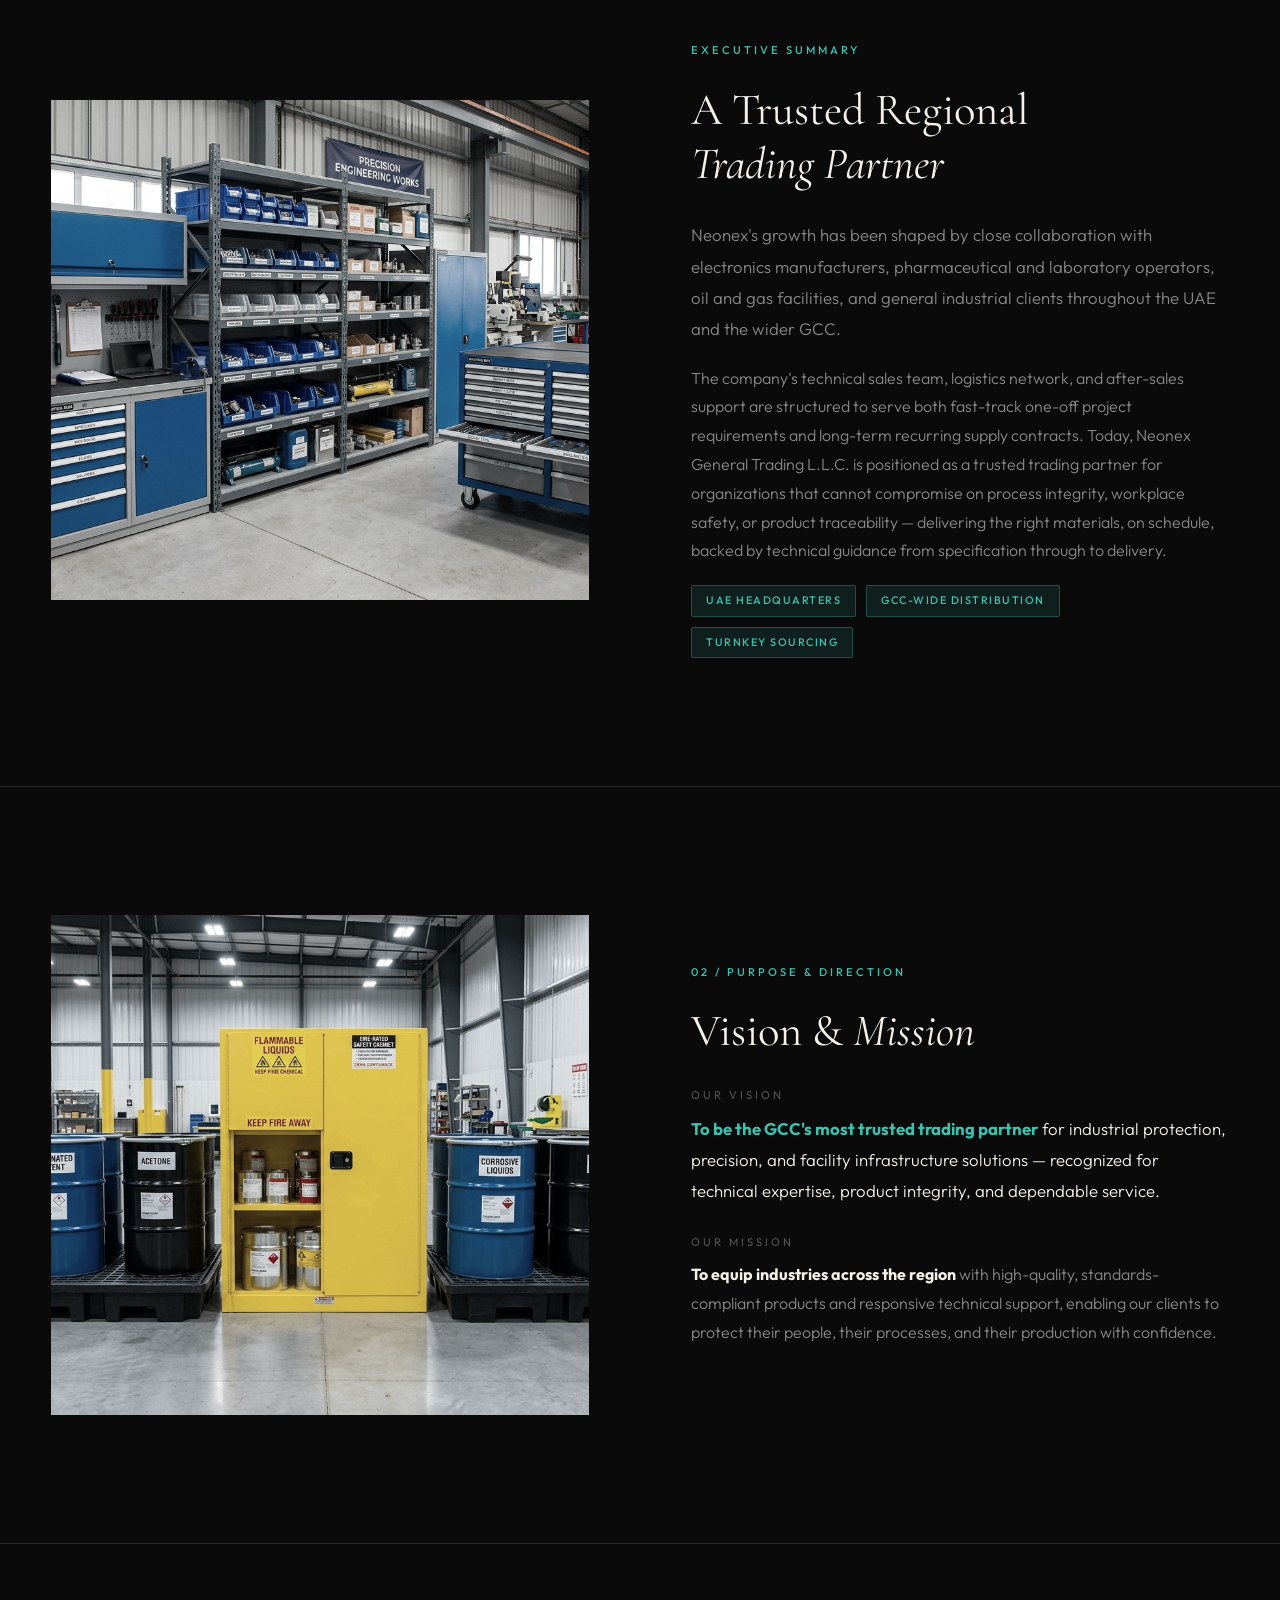
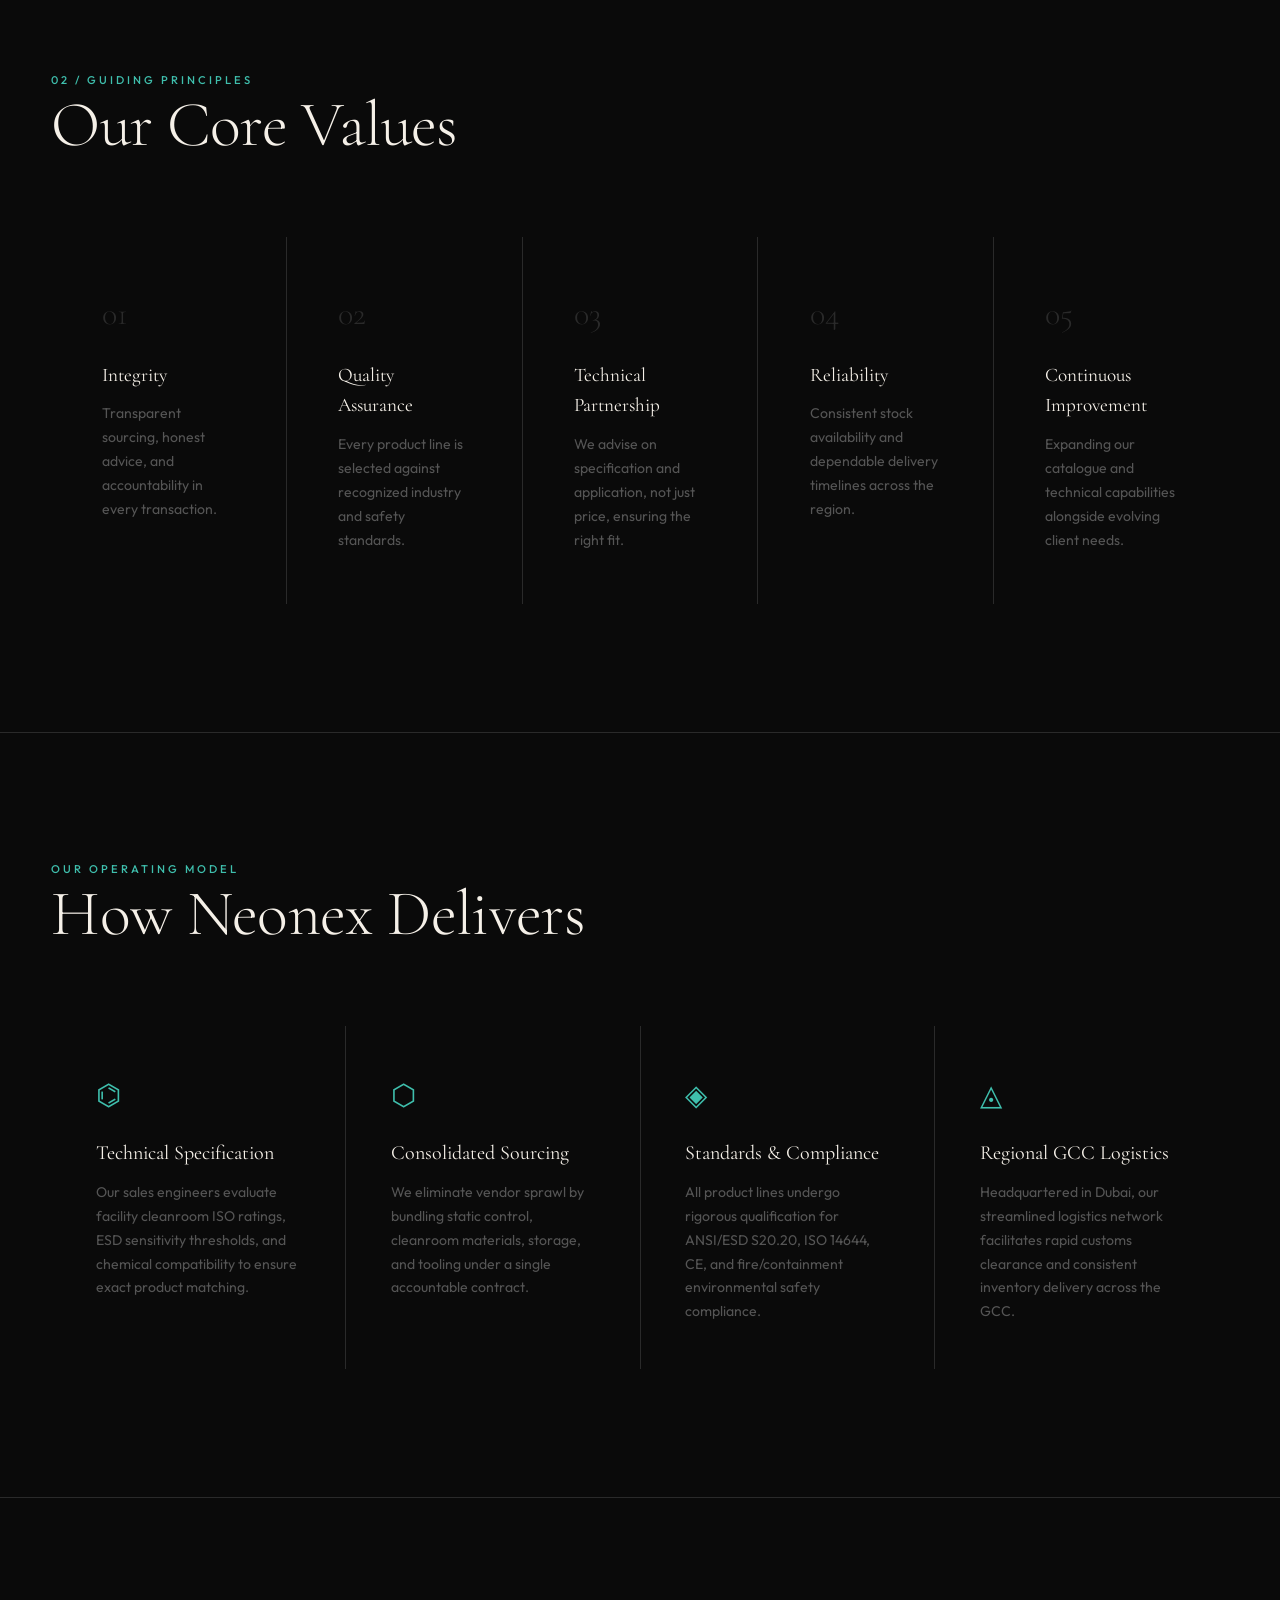
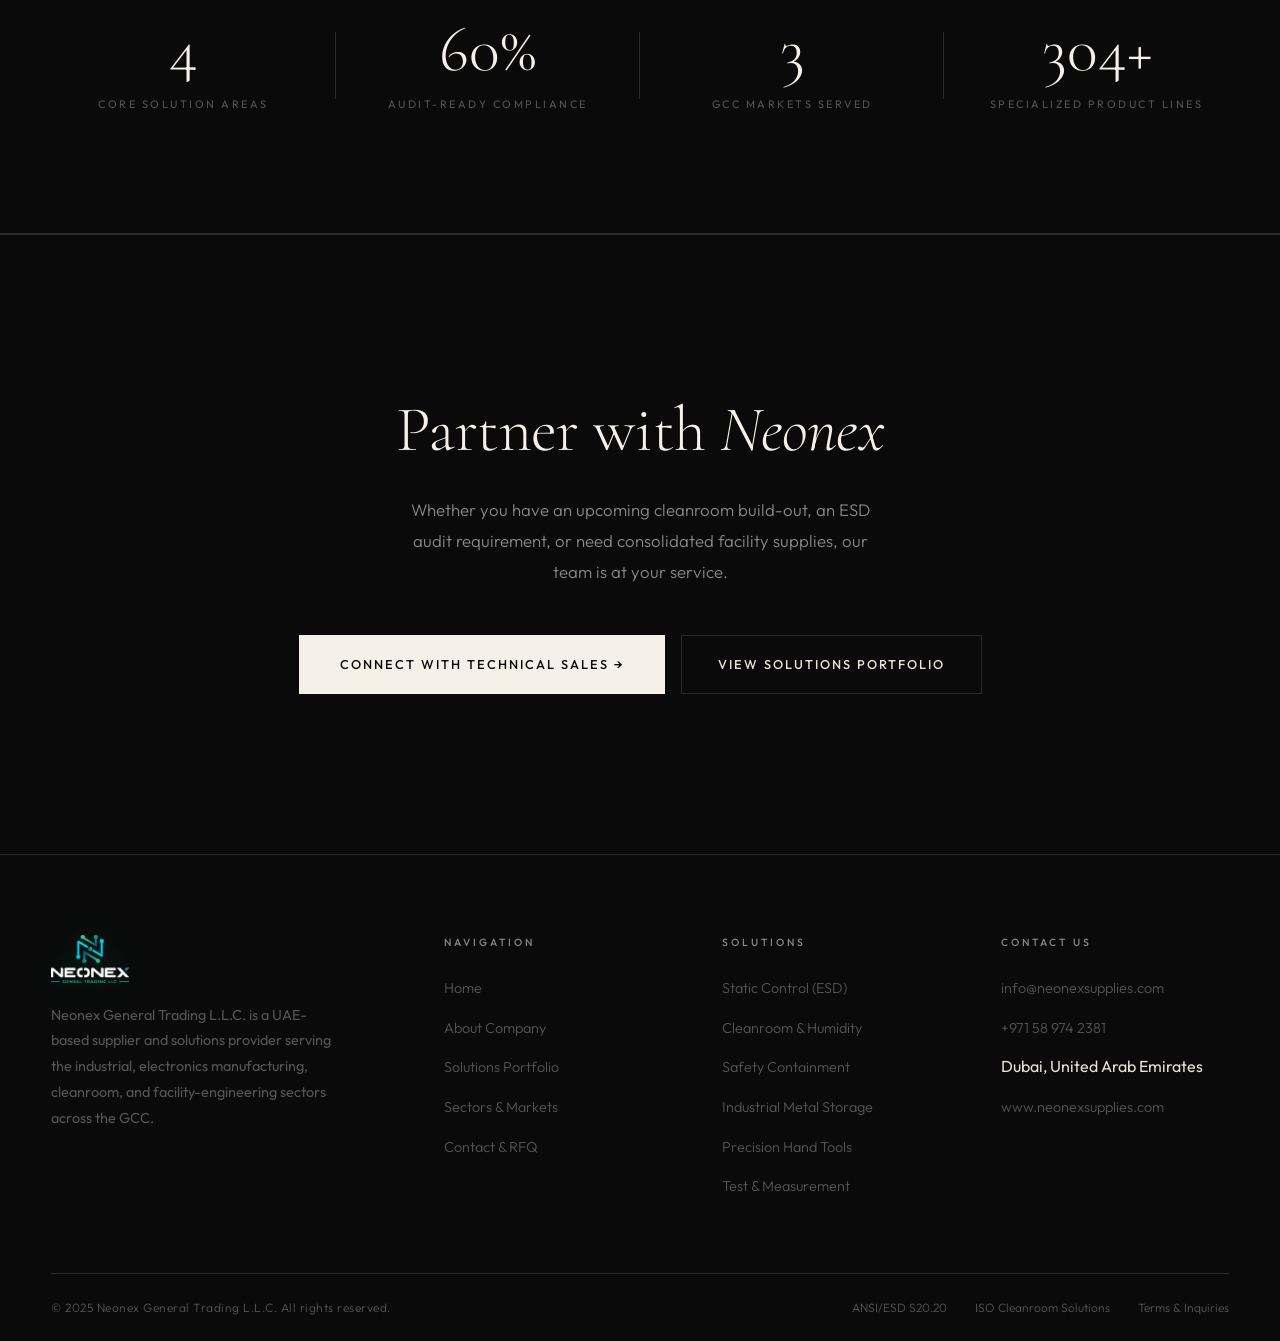
<file: about.html>
<!DOCTYPE html>
<html lang="en">
<head>
  <meta charset="UTF-8">
  <meta name="viewport" content="width=device-width, initial-scale=1.0">
  <meta name="description" content="About Neonex General Trading L.L.C. — corporate overview, vision, mission, core values, and single-point procurement model for industrial protection and cleanroom solutions across the GCC.">
  <title>About Us — Neonex Prime General Trading L.L.C.</title>
  <link rel="icon" type="image/png" href="assets/neonex-logo.png">
  <link rel="stylesheet" href="css/style.css">
</head>
<body>

  <!-- Navigation -->
  <nav class="nav">
    <div class="container">
      <div class="nav-inner">
        <a href="index.html" class="nav-logo">
          <img src="assets/neonex-logo.png" alt="Neonex General Trading L.L.C.">
          <span class="nav-logo-name sr-only">Neonex</span>
        </a>
        <div class="nav-links">
          <a href="index.html">Home</a>
          <a href="about.html" class="active">About</a>
          <a href="services.html">Solutions</a>
          <a href="markets.html">Sectors</a>
        </div>
        <a href="contact.html" class="nav-contact">Get in Touch</a>
        <button class="nav-toggle" aria-label="Menu">
          <span></span><span></span><span></span>
        </button>
      </div>
    </div>
  </nav>

  <!-- Page Header -->
  <header class="page-header">
    <div class="container">
      <div class="breadcrumb">
        <a href="index.html">Home</a>
        <span class="sep">/</span>
        <span class="current">About</span>
      </div>
      <h1 class="heading-xl reveal">About <em class="serif italic">Neonex</em></h1>
      <p class="body-lg page-header-desc reveal" data-delay="1">Engineering reliability into every industrial environment — connecting high-tech manufacturers, cleanrooms, and industrial facilities across the GCC with standards-compliant protection and infrastructure solutions.</p>
    </div>
  </header>

  <!-- Section 01: Corporate Overview & Executive Summary -->
  <section class="split">
    <div class="container">
      <div class="split-grid">
        <div class="split-image reveal">
          <img src="assets/esd-cleanroom.jpg" alt="Neonex Cleanroom and Industrial Sourcing Facility">
        </div>
        <div class="split-content">
          <p class="label reveal">01 / Corporate Overview</p>
          <h2 class="heading-md reveal" data-delay="1">Protecting Processes,<br><em class="serif italic">People & Production</em></h2>
          <p class="body-lg reveal" data-delay="2">Neonex General Trading L.L.C. is a UAE-based supplier and solutions provider serving the industrial, electronics manufacturing, cleanroom, and facility-engineering sectors across the region. Built on a foundation of technical product knowledge and dependable sourcing, Neonex connects manufacturers, laboratories, and industrial facilities with the equipment and consumables they rely on to protect sensitive processes, safeguard personnel, and maintain uninterrupted production.</p>
          <p class="body-md reveal" data-delay="3">The company operates as a single-point procurement partner, consolidating a wide catalogue of specialized product lines — from electrostatic discharge (ESD) control and cleanroom infrastructure to safety containment systems, industrial storage, precision tooling, and calibrated test instrumentation — under one accountable supply relationship. This consolidated model reduces vendor complexity for clients while ensuring every product category meets recognized industry and safety standards.</p>
        </div>
      </div>
    </div>
  </section>

  <!-- Regional Reach & Position -->
  <section class="split" style="border-top: none;">
    <div class="container">
      <div class="split-grid" style="direction: rtl;">
        <div style="direction: ltr;" class="split-content">
          <p class="label reveal">Executive Summary</p>
          <h2 class="heading-md reveal" data-delay="1">A Trusted Regional<br><em class="serif italic">Trading Partner</em></h2>
          <p class="body-lg reveal" data-delay="2">Neonex's growth has been shaped by close collaboration with electronics manufacturers, pharmaceutical and laboratory operators, oil and gas facilities, and general industrial clients throughout the UAE and the wider GCC.</p>
          <p class="body-md reveal" data-delay="3">The company's technical sales team, logistics network, and after-sales support are structured to serve both fast-track one-off project requirements and long-term recurring supply contracts. Today, Neonex General Trading L.L.C. is positioned as a trusted trading partner for organizations that cannot compromise on process integrity, workplace safety, or product traceability — delivering the right materials, on schedule, backed by technical guidance from specification through to delivery.</p>
          <div class="badge-row reveal" data-delay="4">
            <span class="badge-pill">UAE Headquarters</span>
            <span class="badge-pill">GCC-Wide Distribution</span>
            <span class="badge-pill">Turnkey Sourcing</span>
          </div>
        </div>
        <div style="direction: ltr;" class="split-image reveal" data-delay="1">
          <img src="assets/industrial-cabinets.jpg" alt="Industrial Storage & Facility Infrastructure">
        </div>
      </div>
    </div>
  </section>

  <!-- Section 02: Vision & Mission -->
  <section class="split">
    <div class="container">
      <div class="split-grid">
        <div class="split-image reveal">
          <img src="assets/safety-containment.jpg" alt="Safety Containment and Facility Protection">
        </div>
        <div class="split-content">
          <p class="label reveal">02 / Purpose & Direction</p>
          <h2 class="heading-md reveal" data-delay="1">Vision & <em class="serif italic">Mission</em></h2>
          
          <div style="margin-bottom: 28px;">
            <p class="label-muted" style="margin-bottom: 8px;">Our Vision</p>
            <p class="body-lg" style="color: var(--warm-white);"><strong style="color: var(--accent);">To be the GCC's most trusted trading partner</strong> for industrial protection, precision, and facility infrastructure solutions — recognized for technical expertise, product integrity, and dependable service.</p>
          </div>

          <div>
            <p class="label-muted" style="margin-bottom: 8px;">Our Mission</p>
            <p class="body-md"><strong style="color: var(--warm-white);">To equip industries across the region</strong> with high-quality, standards-compliant products and responsive technical support, enabling our clients to protect their people, their processes, and their production with confidence.</p>
          </div>
        </div>
      </div>
    </div>
  </section>

  <!-- Section 02: Core Values (The 5 values from PDF) -->
  <section class="values">
    <div class="container">
      <p class="label reveal">02 / Guiding Principles</p>
      <h2 class="heading-lg reveal" data-delay="1">Our Core Values</h2>

      <div class="values-grid-5">
        <div class="value-item reveal">
          <div class="value-num">01</div>
          <h3>Integrity</h3>
          <p>Transparent sourcing, honest advice, and accountability in every transaction.</p>
        </div>
        <div class="value-item reveal" data-delay="1">
          <div class="value-num">02</div>
          <h3>Quality Assurance</h3>
          <p>Every product line is selected against recognized industry and safety standards.</p>
        </div>
        <div class="value-item reveal" data-delay="2">
          <div class="value-num">03</div>
          <h3>Technical Partnership</h3>
          <p>We advise on specification and application, not just price, ensuring the right fit.</p>
        </div>
        <div class="value-item reveal" data-delay="3">
          <div class="value-num">04</div>
          <h3>Reliability</h3>
          <p>Consistent stock availability and dependable delivery timelines across the region.</p>
        </div>
        <div class="value-item reveal" data-delay="4">
          <div class="value-num">05</div>
          <h3>Continuous Improvement</h3>
          <p>Expanding our catalogue and technical capabilities alongside evolving client needs.</p>
        </div>
      </div>
    </div>
  </section>

  <!-- Sourcing Model & Technical Capabilities -->
  <section class="team">
    <div class="container">
      <p class="label reveal">Our Operating Model</p>
      <h2 class="heading-lg reveal" data-delay="1">How Neonex Delivers</h2>

      <div class="capability-grid">
        <div class="capability-card reveal">
          <span class="capability-icon">⌬</span>
          <h3>Technical Specification</h3>
          <p>Our sales engineers evaluate facility cleanroom ISO ratings, ESD sensitivity thresholds, and chemical compatibility to ensure exact product matching.</p>
        </div>
        <div class="capability-card reveal" data-delay="1">
          <span class="capability-icon">⬡</span>
          <h3>Consolidated Sourcing</h3>
          <p>We eliminate vendor sprawl by bundling static control, cleanroom materials, storage, and tooling under a single accountable contract.</p>
        </div>
        <div class="capability-card reveal" data-delay="2">
          <span class="capability-icon">◈</span>
          <h3>Standards & Compliance</h3>
          <p>All product lines undergo rigorous qualification for ANSI/ESD S20.20, ISO 14644, CE, and fire/containment environmental safety compliance.</p>
        </div>
        <div class="capability-card reveal" data-delay="3">
          <span class="capability-icon">◬</span>
          <h3>Regional GCC Logistics</h3>
          <p>Headquartered in Dubai, our streamlined logistics network facilitates rapid customs clearance and consistent inventory delivery across the GCC.</p>
        </div>
      </div>
    </div>
  </section>

  <!-- Key Figures -->
  <section class="numbers">
    <div class="container">
      <div class="numbers-grid">
        <div class="number-item reveal">
          <div class="number-value"><span data-count="7">0</span></div>
          <div class="number-label">Core Solution Areas</div>
        </div>
        <div class="number-item reveal" data-delay="1">
          <div class="number-value"><span data-count="100" data-suffix="%">0</span></div>
          <div class="number-label">Audit-Ready Compliance</div>
        </div>
        <div class="number-item reveal" data-delay="2">
          <div class="number-value"><span data-count="6">0</span></div>
          <div class="number-label">GCC Markets Served</div>
        </div>
        <div class="number-item reveal" data-delay="3">
          <div class="number-value"><span data-count="500" data-suffix="+">0</span></div>
          <div class="number-label">Specialized Product Lines</div>
        </div>
      </div>
    </div>
  </section>

  <!-- CTA -->
  <section class="cta">
    <div class="container">
      <h2 class="heading-lg cta-title reveal">Partner with <em class="serif italic">Neonex</em></h2>
      <p class="body-lg cta-sub reveal" data-delay="1">Whether you have an upcoming cleanroom build-out, an ESD audit requirement, or need consolidated facility supplies, our team is at your service.</p>
      <div class="reveal" data-delay="2" style="display: flex; gap: 16px; justify-content: center; flex-wrap: wrap;">
        <a href="contact.html" class="btn btn-primary">Connect with Technical Sales →</a>
        <a href="services.html" class="btn btn-ghost">View Solutions Portfolio</a>
      </div>
    </div>
  </section>

  <!-- Footer -->
  <footer class="footer">
    <div class="container">
      <div class="footer-top">
        <div class="footer-brand">
          <a href="index.html" class="nav-logo">
            <img src="assets/neonex-logo.png" alt="Neonex General Trading L.L.C." style="height: 48px;">
            <span class="nav-logo-name sr-only">Neonex</span>
          </a>
          <p>Neonex General Trading L.L.C. is a UAE-based supplier and solutions provider serving the industrial, electronics manufacturing, cleanroom, and facility-engineering sectors across the GCC.</p>
        </div>
        <div class="footer-col">
          <h4>Navigation</h4>
          <ul>
            <li><a href="index.html">Home</a></li>
            <li><a href="about.html">About Company</a></li>
            <li><a href="services.html">Solutions Portfolio</a></li>
            <li><a href="markets.html">Sectors & Markets</a></li>
            <li><a href="contact.html">Contact & RFQ</a></li>
          </ul>
        </div>
        <div class="footer-col">
          <h4>Solutions</h4>
          <ul>
            <li><a href="services.html#esd">Static Control (ESD)</a></li>
            <li><a href="services.html#cleanroom">Cleanroom & Humidity</a></li>
            <li><a href="services.html#safety">Safety Containment</a></li>
            <li><a href="services.html#cabinets">Industrial Metal Storage</a></li>
            <li><a href="services.html#tools">Precision Hand Tools</a></li>
            <li><a href="services.html#test">Test & Measurement</a></li>
          </ul>
        </div>
        <div class="footer-col">
          <h4>Contact Us</h4>
          <ul>
            <li><a href="mailto:info@neonexsupplies.com">info@neonexsupplies.com</a></li>
            <li><a href="tel:+971589742381">+971 58 974 2381</a></li>
            <li><span>Dubai, United Arab Emirates</span></li>
            <li><a href="https://www.neonexsupplies.com" target="_blank" rel="noopener">www.neonexsupplies.com</a></li>
          </ul>
        </div>
      </div>
      <div class="footer-bottom">
        <p>© 2025 Neonex General Trading L.L.C. All rights reserved.</p>
        <div class="footer-bottom-links">
          <a href="services.html">ANSI/ESD S20.20</a>
          <a href="services.html">ISO Cleanroom Solutions</a>
          <a href="contact.html">Terms & Inquiries</a>
        </div>
      </div>
    </div>
  </footer>

  <button class="back-top" aria-label="Back to top">↑</button>
  <script src="js/main.js"></script>
</body>
</html>
</file>
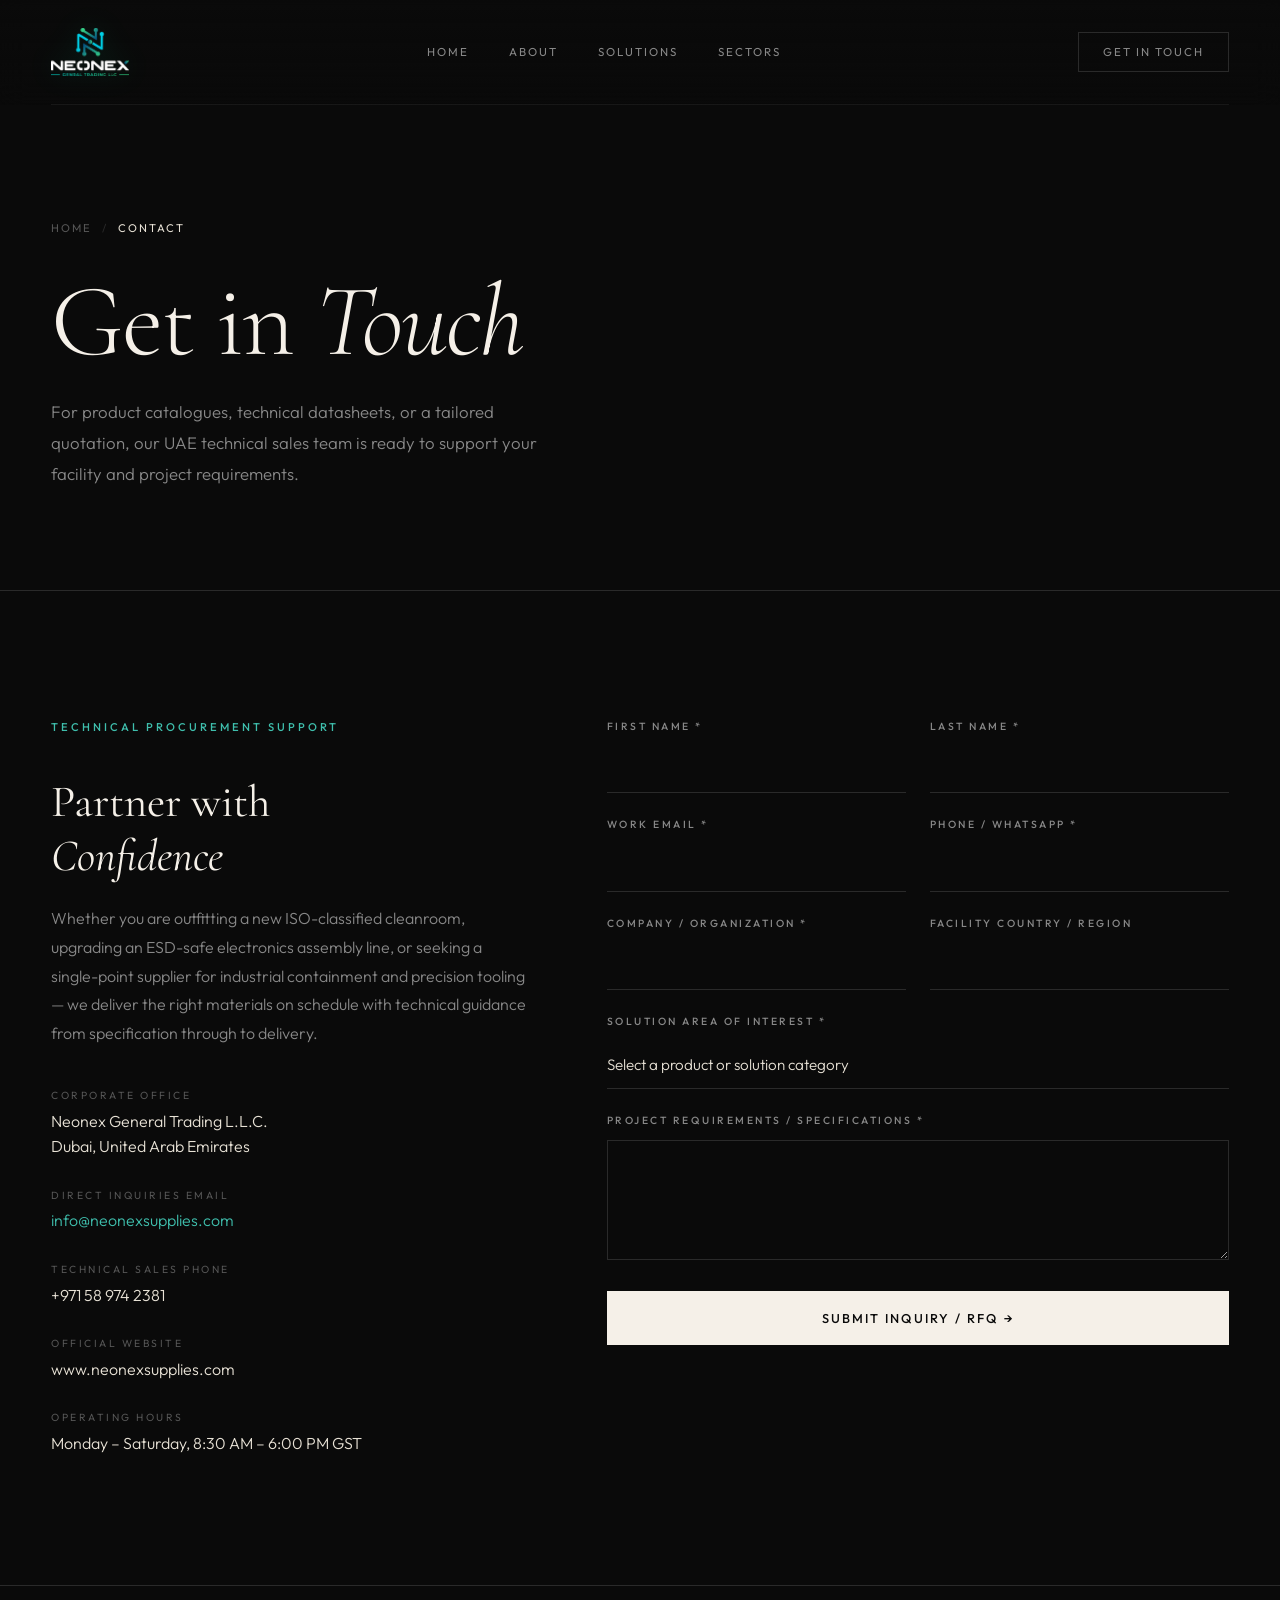
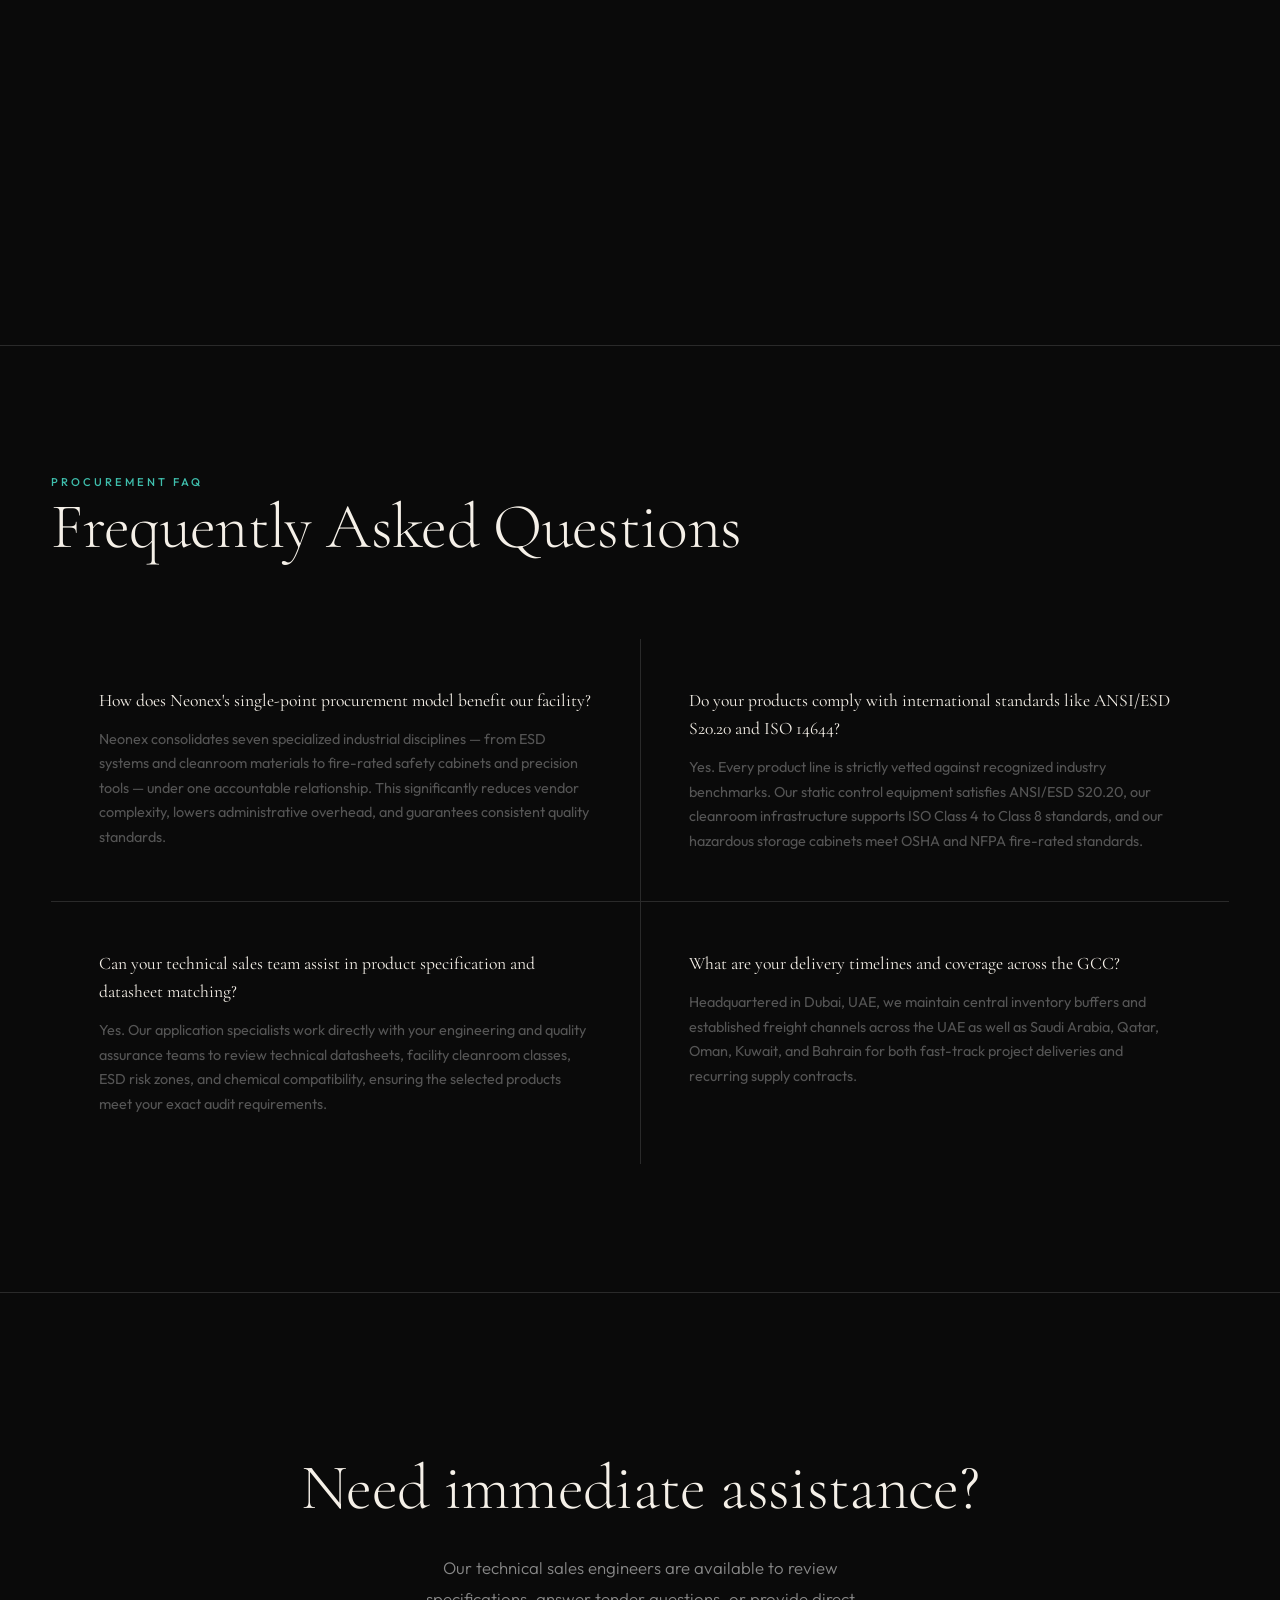
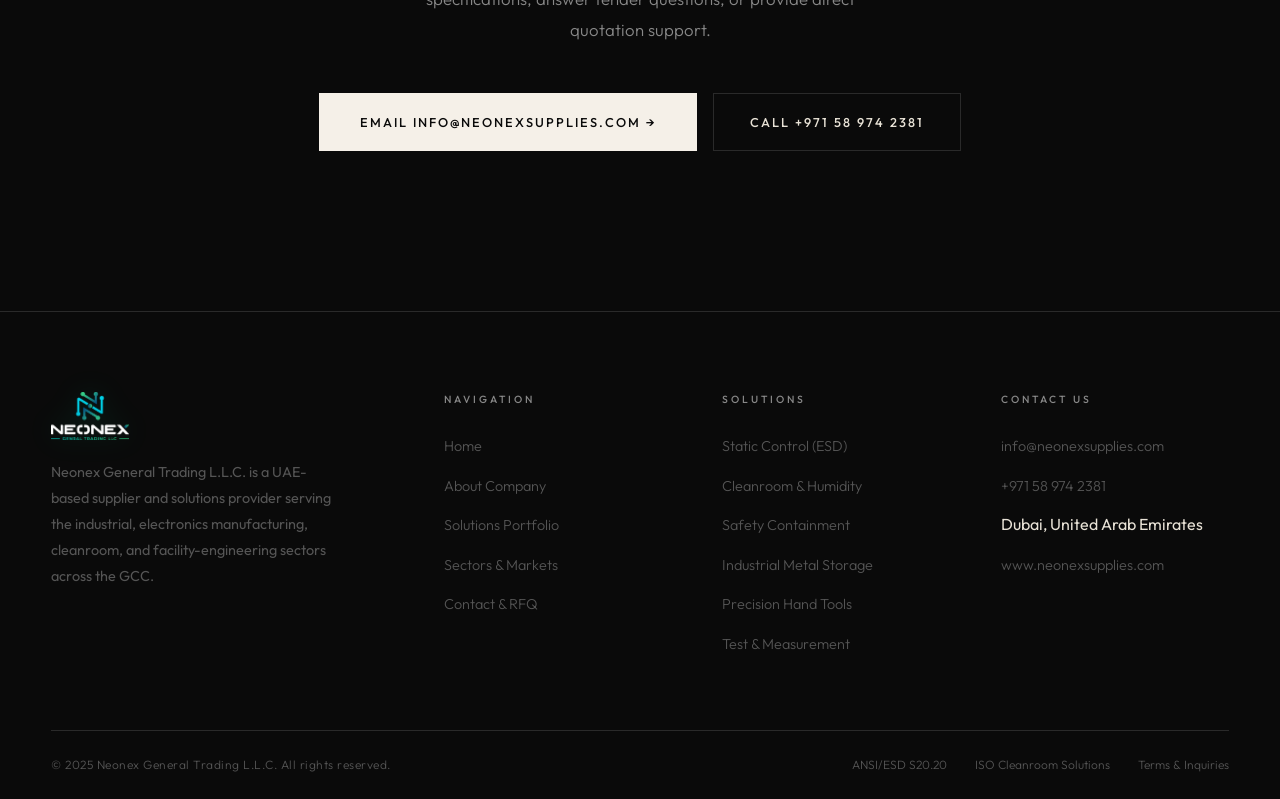
<file: contact.html>
<!DOCTYPE html>
<html lang="en">
<head>
  <meta charset="UTF-8">
  <meta name="viewport" content="width=device-width, initial-scale=1.0">
  <meta name="description" content="Contact Neonex General Trading L.L.C. — Dubai, UAE. Reach our technical sales team for product catalogues, datasheets, and quotations for ESD systems, cleanroom solutions, and industrial equipment.">
  <title>Contact & RFQ — Neonex Prime General Trading L.L.C.</title>
  <link rel="icon" type="image/png" href="assets/neonex-logo.png">
  <link rel="stylesheet" href="css/style.css">
</head>
<body>

  <!-- Navigation -->
  <nav class="nav">
    <div class="container">
      <div class="nav-inner">
        <a href="index.html" class="nav-logo">
          <img src="assets/neonex-logo.png" alt="Neonex General Trading L.L.C.">
          <span class="nav-logo-name sr-only">Neonex</span>
        </a>
        <div class="nav-links">
          <a href="index.html">Home</a>
          <a href="about.html">About</a>
          <a href="services.html">Solutions</a>
          <a href="markets.html">Sectors</a>
        </div>
        <a href="contact.html" class="nav-contact active">Get in Touch</a>
        <button class="nav-toggle" aria-label="Menu">
          <span></span><span></span><span></span>
        </button>
      </div>
    </div>
  </nav>

  <!-- Header -->
  <header class="page-header">
    <div class="container">
      <div class="breadcrumb">
        <a href="index.html">Home</a>
        <span class="sep">/</span>
        <span class="current">Contact</span>
      </div>
      <h1 class="heading-xl reveal">Get in <em class="serif italic">Touch</em></h1>
      <p class="body-lg page-header-desc reveal" data-delay="1">For product catalogues, technical datasheets, or a tailored quotation, our UAE technical sales team is ready to support your facility and project requirements.</p>
    </div>
  </header>

  <!-- Contact & RFQ Section -->
  <section style="padding: clamp(80px, 10vw, 140px) 0; border-top: 1px solid var(--dark-grey);">
    <div class="container">
      <div class="contact-grid">
        <div class="contact-info">
          <p class="label reveal">Technical Procurement Support</p>
          <h2 class="heading-md reveal" data-delay="1">Partner with<br><em class="serif italic">Confidence</em></h2>
          <p class="body-md reveal" data-delay="2">Whether you are outfitting a new ISO-classified cleanroom, upgrading an ESD-safe electronics assembly line, or seeking a single-point supplier for industrial containment and precision tooling — we deliver the right materials on schedule with technical guidance from specification through to delivery.</p>

          <div class="contact-details reveal" data-delay="3">
            <div class="contact-item">
              <div>
                <div class="contact-item-label">Corporate Office</div>
                <div class="contact-item-value">Neonex General Trading L.L.C.<br>Dubai, United Arab Emirates</div>
              </div>
            </div>
            <div class="contact-item">
              <div>
                <div class="contact-item-label">Direct Inquiries Email</div>
                <div class="contact-item-value"><a href="mailto:info@neonexsupplies.com" style="color: var(--accent);">info@neonexsupplies.com</a></div>
              </div>
            </div>
            <div class="contact-item">
              <div>
                <div class="contact-item-label">Technical Sales Phone</div>
                <div class="contact-item-value"><a href="tel:+971589742381" style="color: var(--cream);">+971 58 974 2381</a></div>
              </div>
            </div>
            <div class="contact-item">
              <div>
                <div class="contact-item-label">Official Website</div>
                <div class="contact-item-value"><a href="https://www.neonexsupplies.com" target="_blank" rel="noopener" style="color: var(--cream);">www.neonexsupplies.com</a></div>
              </div>
            </div>
            <div class="contact-item">
              <div>
                <div class="contact-item-label">Operating Hours</div>
                <div class="contact-item-value">Monday – Saturday, 8:30 AM – 6:00 PM GST</div>
              </div>
            </div>
          </div>
        </div>

        <!-- RFQ & Inquiry Form -->
        <div class="reveal-line" data-delay="2">
          <form class="contact-form" id="contactForm">
            <div class="form-row">
              <div class="form-group">
                <label for="firstName">First Name *</label>
                <input type="text" id="firstName" required>
              </div>
              <div class="form-group">
                <label for="lastName">Last Name *</label>
                <input type="text" id="lastName" required>
              </div>
            </div>

            <div class="form-row">
              <div class="form-group">
                <label for="email">Work Email *</label>
                <input type="email" id="email" required>
              </div>
              <div class="form-group">
                <label for="phone">Phone / WhatsApp *</label>
                <input type="tel" id="phone" required>
              </div>
            </div>

            <div class="form-row">
              <div class="form-group">
                <label for="company">Company / Organization *</label>
                <input type="text" id="company" required>
              </div>
              <div class="form-group">
                <label for="location">Facility Country / Region</label>
                <input type="text" id="location">
              </div>
            </div>

            <div class="form-group">
              <label for="subject">Solution Area of Interest *</label>
              <select id="subject" required>
                <option value="" disabled selected>Select a product or solution category</option>
                <option value="esd">Static Control (ESD) Systems — ANSI/ESD S20.20</option>
                <option value="cleanroom">Cleanroom Infrastructure & Humidity Control — ISO 14644</option>
                <option value="safety">Safety Containment & Fire-Rated Cabinets</option>
                <option value="cabinets">Industrial Metal Cabinets & Heavy-Duty Storage</option>
                <option value="tools">Precision Hand Tools & Maintenance Sprays</option>
                <option value="test">Test, Measurement & Quality Control Instrumentation</option>
                <option value="building">Building & Infrastructure Materials</option>
                <option value="turnkey">Turnkey Single-Point Consolidated Procurement</option>
                <option value="datasheet">Catalogue & Technical Datasheet Request</option>
              </select>
            </div>

            <div class="form-group">
              <label for="message">Project Requirements / Specifications *</label>
              <textarea id="message" required></textarea>
            </div>

            <div>
              <button type="submit" class="btn btn-primary" style="width: 100%; justify-content: center;">Submit Inquiry / RFQ →</button>
            </div>
          </form>
        </div>
      </div>
    </div>
  </section>

  <!-- Map -->
  <section class="map-section">
    <iframe 
      src="https://www.google.com/maps/embed?pb=!1m18!1m12!1m3!1d115456.88373307525!2d55.20144957580556!3d25.19719702220718!2m3!1f0!2f0!3f0!3m2!1i1024!2i768!4f13.1!3m3!1m2!1s0x3e5f43496ad9c645%3A0xbde66e5084295162!2sDubai%20-%20United%20Arab%20Emirates!5e0!3m2!1sen!2sae!4v1700000000000"
      allowfullscreen="" loading="lazy" title="Neonex General Trading L.L.C. Location - Dubai, UAE">
    </iframe>
  </section>

  <!-- Technical FAQ -->
  <section class="faq">
    <div class="container">
      <p class="label reveal">Procurement FAQ</p>
      <h2 class="heading-lg reveal" data-delay="1">Frequently Asked Questions</h2>

      <div class="faq-grid">
        <div class="faq-item reveal">
          <h3>How does Neonex's single-point procurement model benefit our facility?</h3>
          <p>Neonex consolidates seven specialized industrial disciplines — from ESD systems and cleanroom materials to fire-rated safety cabinets and precision tools — under one accountable relationship. This significantly reduces vendor complexity, lowers administrative overhead, and guarantees consistent quality standards.</p>
        </div>
        <div class="faq-item reveal" data-delay="1">
          <h3>Do your products comply with international standards like ANSI/ESD S20.20 and ISO 14644?</h3>
          <p>Yes. Every product line is strictly vetted against recognized industry benchmarks. Our static control equipment satisfies ANSI/ESD S20.20, our cleanroom infrastructure supports ISO Class 4 to Class 8 standards, and our hazardous storage cabinets meet OSHA and NFPA fire-rated standards.</p>
        </div>
        <div class="faq-item reveal" data-delay="2">
          <h3>Can your technical sales team assist in product specification and datasheet matching?</h3>
          <p>Yes. Our application specialists work directly with your engineering and quality assurance teams to review technical datasheets, facility cleanroom classes, ESD risk zones, and chemical compatibility, ensuring the selected products meet your exact audit requirements.</p>
        </div>
        <div class="faq-item reveal" data-delay="3">
          <h3>What are your delivery timelines and coverage across the GCC?</h3>
          <p>Headquartered in Dubai, UAE, we maintain central inventory buffers and established freight channels across the UAE as well as Saudi Arabia, Qatar, Oman, Kuwait, and Bahrain for both fast-track project deliveries and recurring supply contracts.</p>
        </div>
      </div>
    </div>
  </section>

  <!-- CTA -->
  <section class="cta">
    <div class="container">
      <h2 class="heading-lg cta-title reveal">Need immediate assistance?</h2>
      <p class="body-lg cta-sub reveal" data-delay="1">Our technical sales engineers are available to review specifications, answer tender questions, or provide direct quotation support.</p>
      <div class="reveal" data-delay="2" style="display: flex; gap: 16px; justify-content: center; flex-wrap: wrap;">
        <a href="mailto:info@neonexsupplies.com" class="btn btn-primary">Email info@neonexsupplies.com →</a>
        <a href="tel:+971589742381" class="btn btn-ghost">Call +971 58 974 2381</a>
      </div>
    </div>
  </section>

  <!-- Footer -->
  <footer class="footer">
    <div class="container">
      <div class="footer-top">
        <div class="footer-brand">
          <a href="index.html" class="nav-logo">
            <img src="assets/neonex-logo.png" alt="Neonex General Trading L.L.C." style="height: 48px;">
            <span class="nav-logo-name sr-only">Neonex</span>
          </a>
          <p>Neonex General Trading L.L.C. is a UAE-based supplier and solutions provider serving the industrial, electronics manufacturing, cleanroom, and facility-engineering sectors across the GCC.</p>
        </div>
        <div class="footer-col">
          <h4>Navigation</h4>
          <ul>
            <li><a href="index.html">Home</a></li>
            <li><a href="about.html">About Company</a></li>
            <li><a href="services.html">Solutions Portfolio</a></li>
            <li><a href="markets.html">Sectors & Markets</a></li>
            <li><a href="contact.html">Contact & RFQ</a></li>
          </ul>
        </div>
        <div class="footer-col">
          <h4>Solutions</h4>
          <ul>
            <li><a href="services.html#esd">Static Control (ESD)</a></li>
            <li><a href="services.html#cleanroom">Cleanroom & Humidity</a></li>
            <li><a href="services.html#safety">Safety Containment</a></li>
            <li><a href="services.html#cabinets">Industrial Metal Storage</a></li>
            <li><a href="services.html#tools">Precision Hand Tools</a></li>
            <li><a href="services.html#test">Test & Measurement</a></li>
          </ul>
        </div>
        <div class="footer-col">
          <h4>Contact Us</h4>
          <ul>
            <li><a href="mailto:info@neonexsupplies.com">info@neonexsupplies.com</a></li>
            <li><a href="tel:+971589742381">+971 58 974 2381</a></li>
            <li><span>Dubai, United Arab Emirates</span></li>
            <li><a href="https://www.neonexsupplies.com" target="_blank" rel="noopener">www.neonexsupplies.com</a></li>
          </ul>
        </div>
      </div>
      <div class="footer-bottom">
        <p>© 2025 Neonex General Trading L.L.C. All rights reserved.</p>
        <div class="footer-bottom-links">
          <a href="services.html">ANSI/ESD S20.20</a>
          <a href="services.html">ISO Cleanroom Solutions</a>
          <a href="contact.html">Terms & Inquiries</a>
        </div>
      </div>
    </div>
  </footer>

  <button class="back-top" aria-label="Back to top">↑</button>
  <script src="js/main.js"></script>
</body>
</html>
</file>
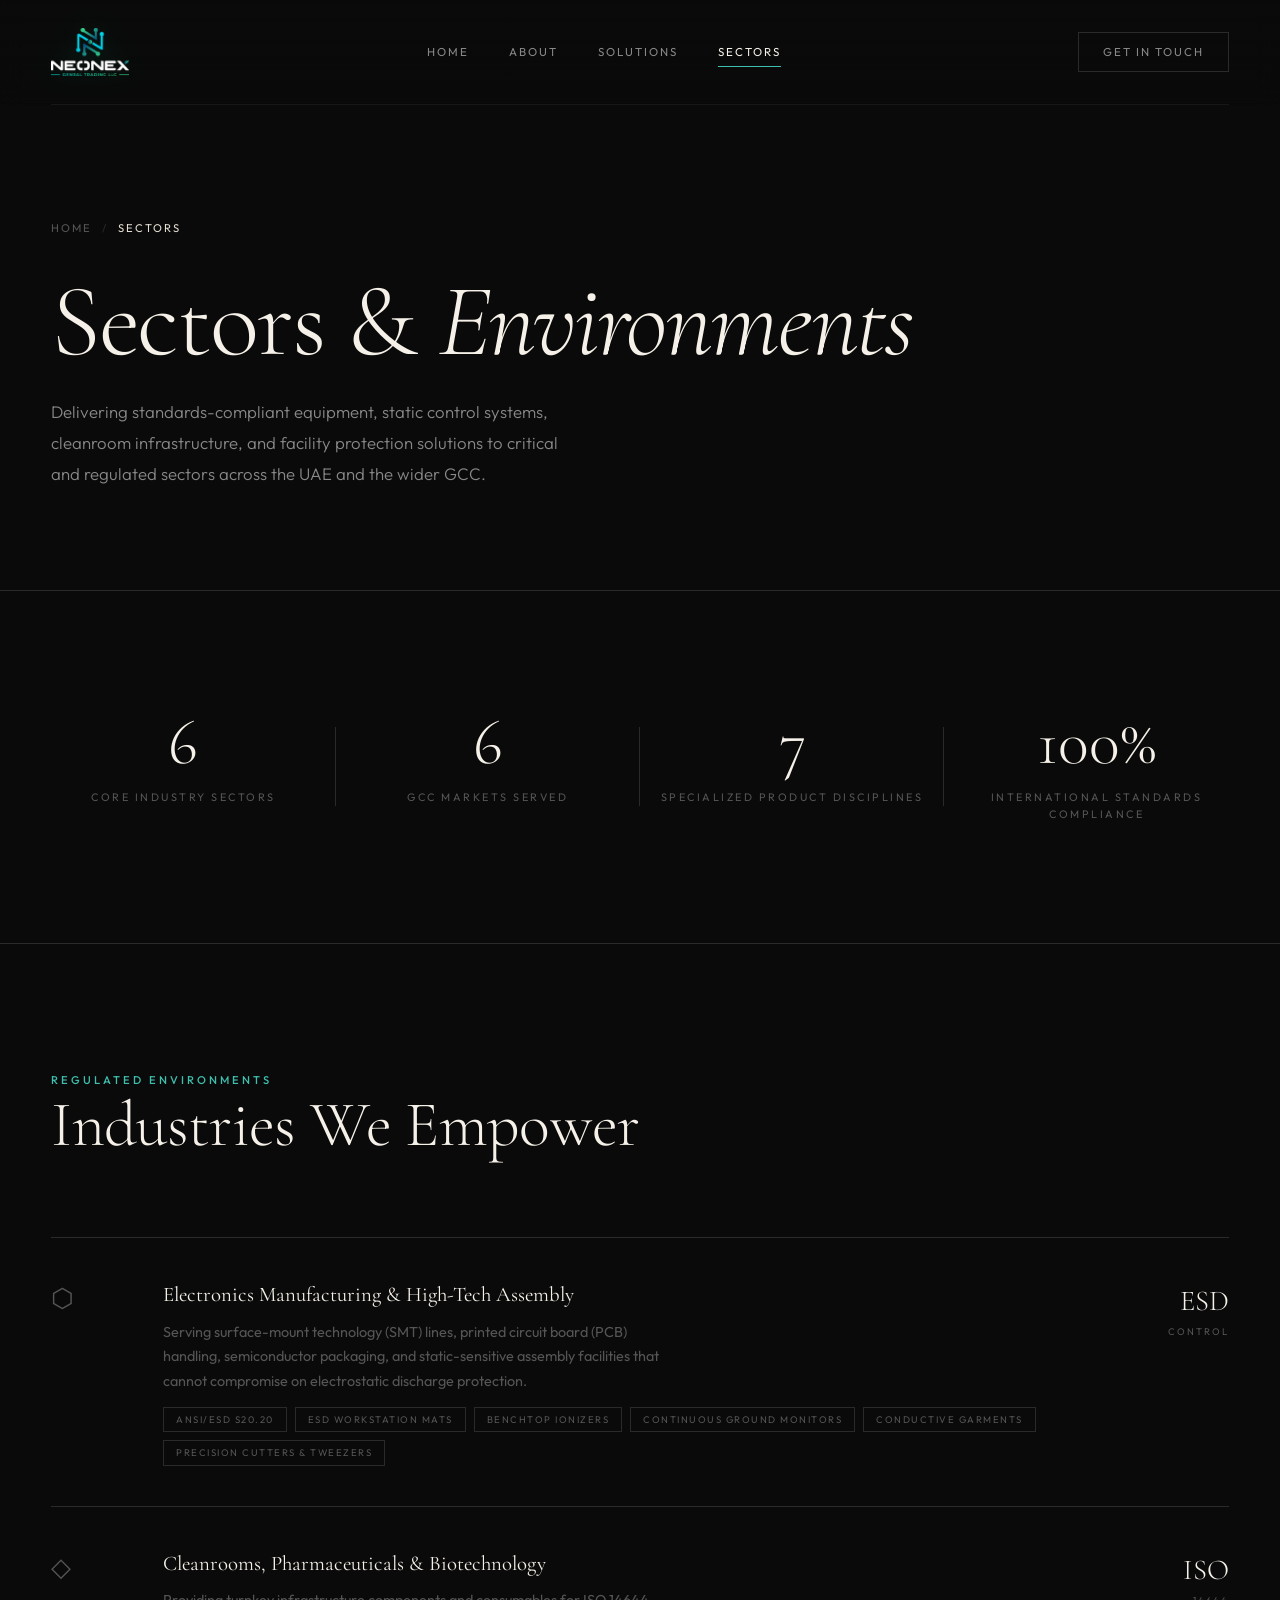
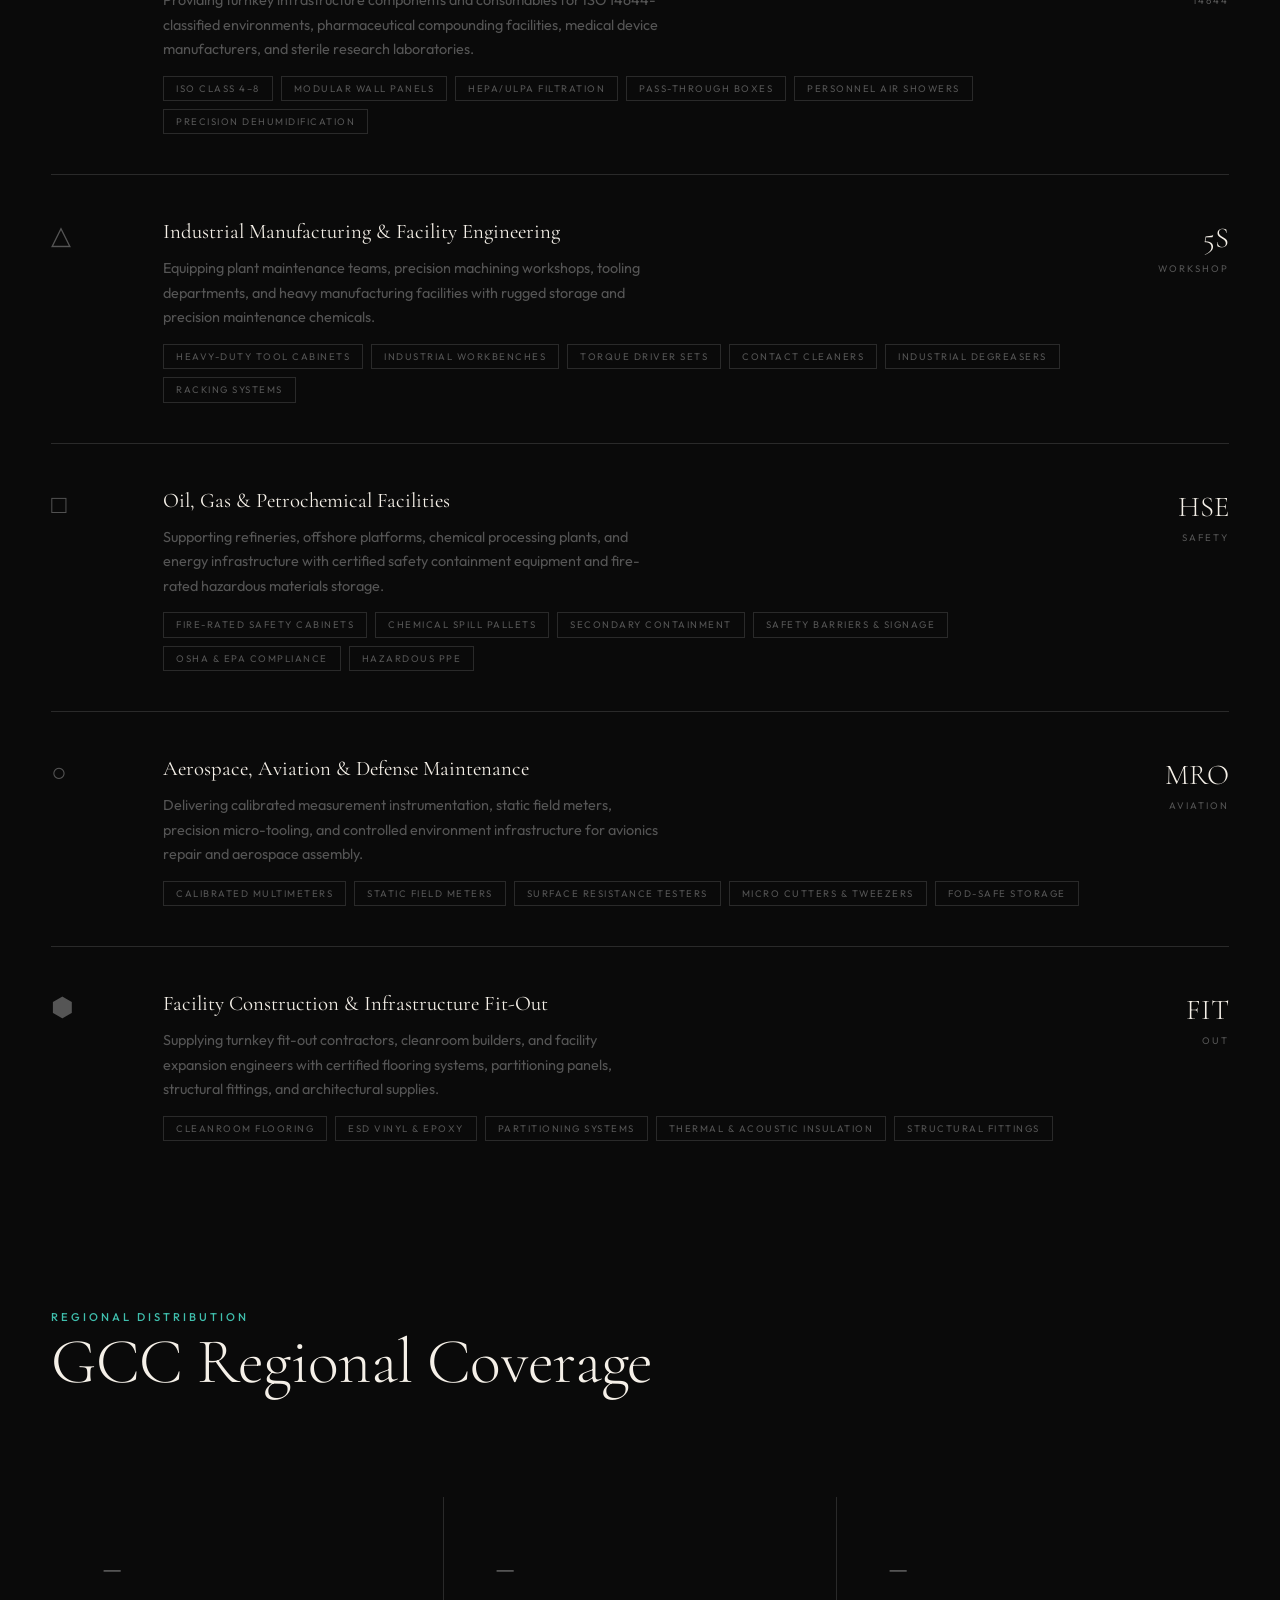
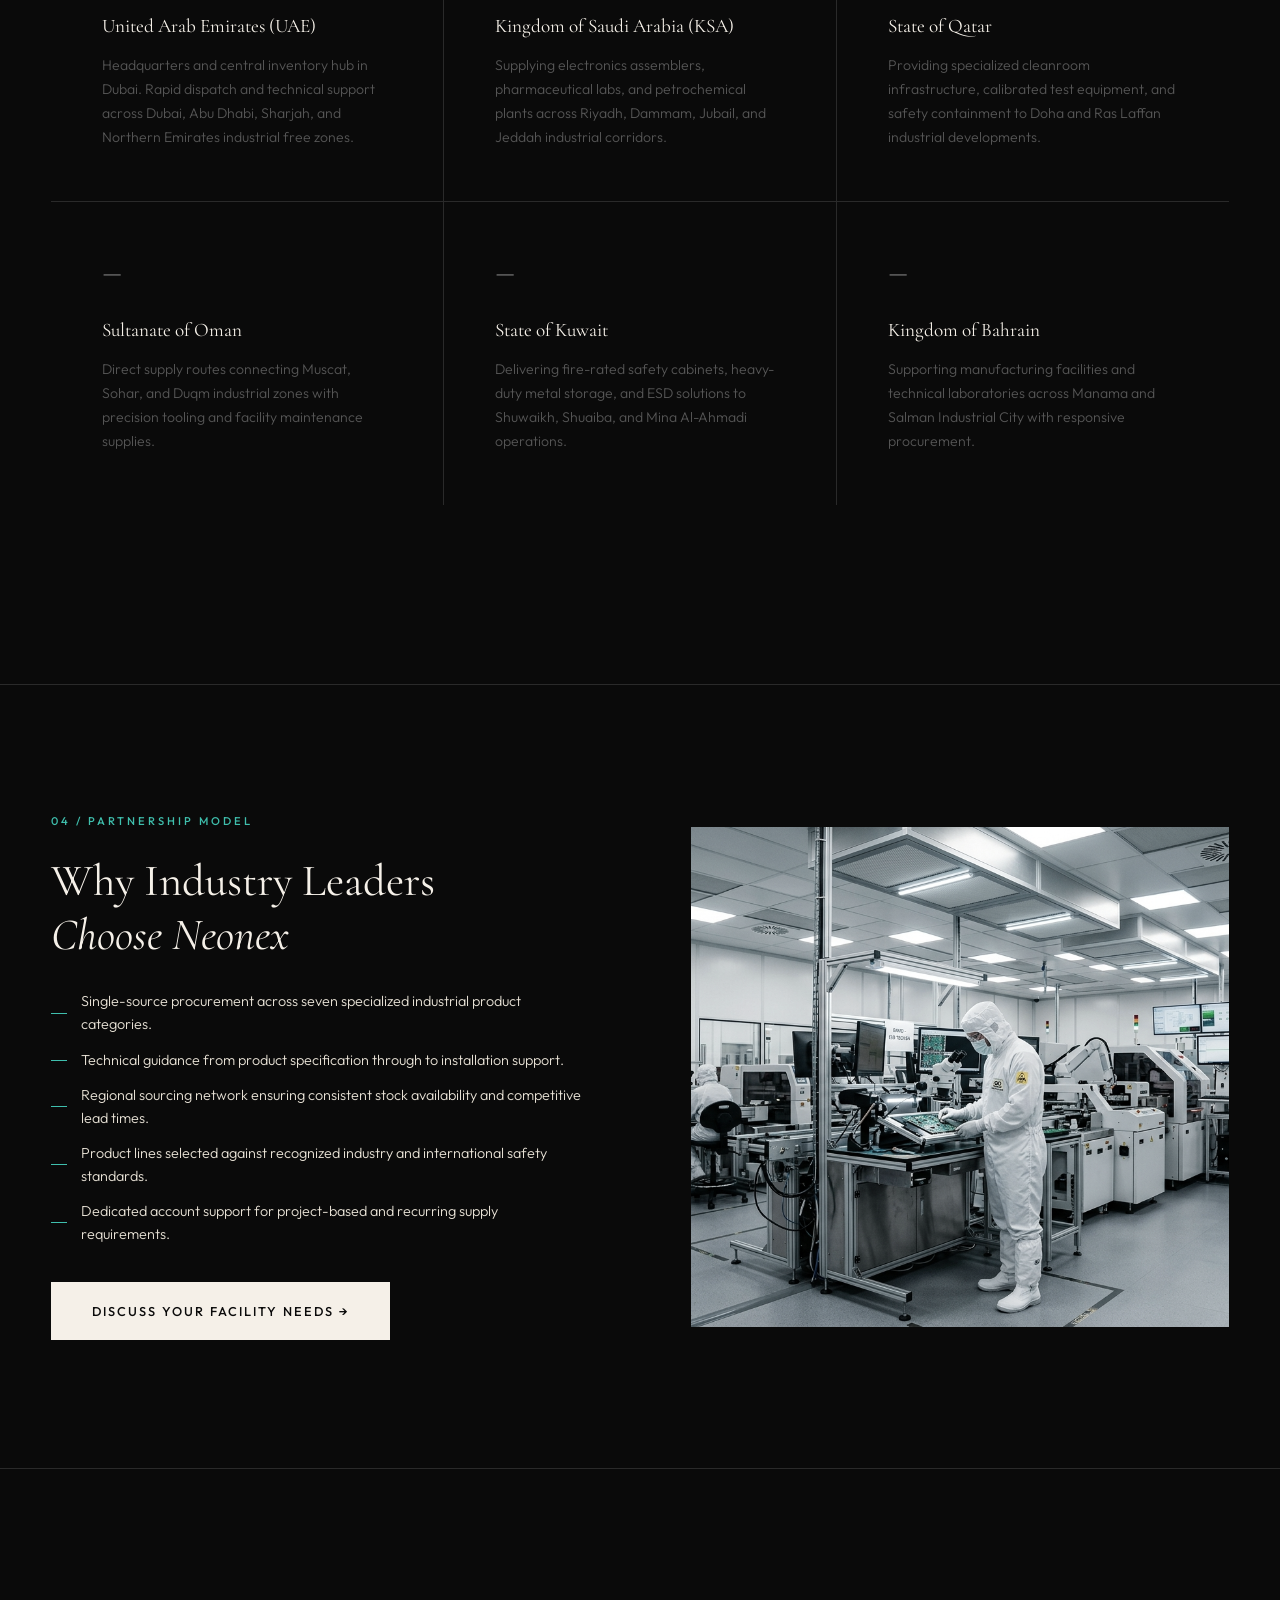
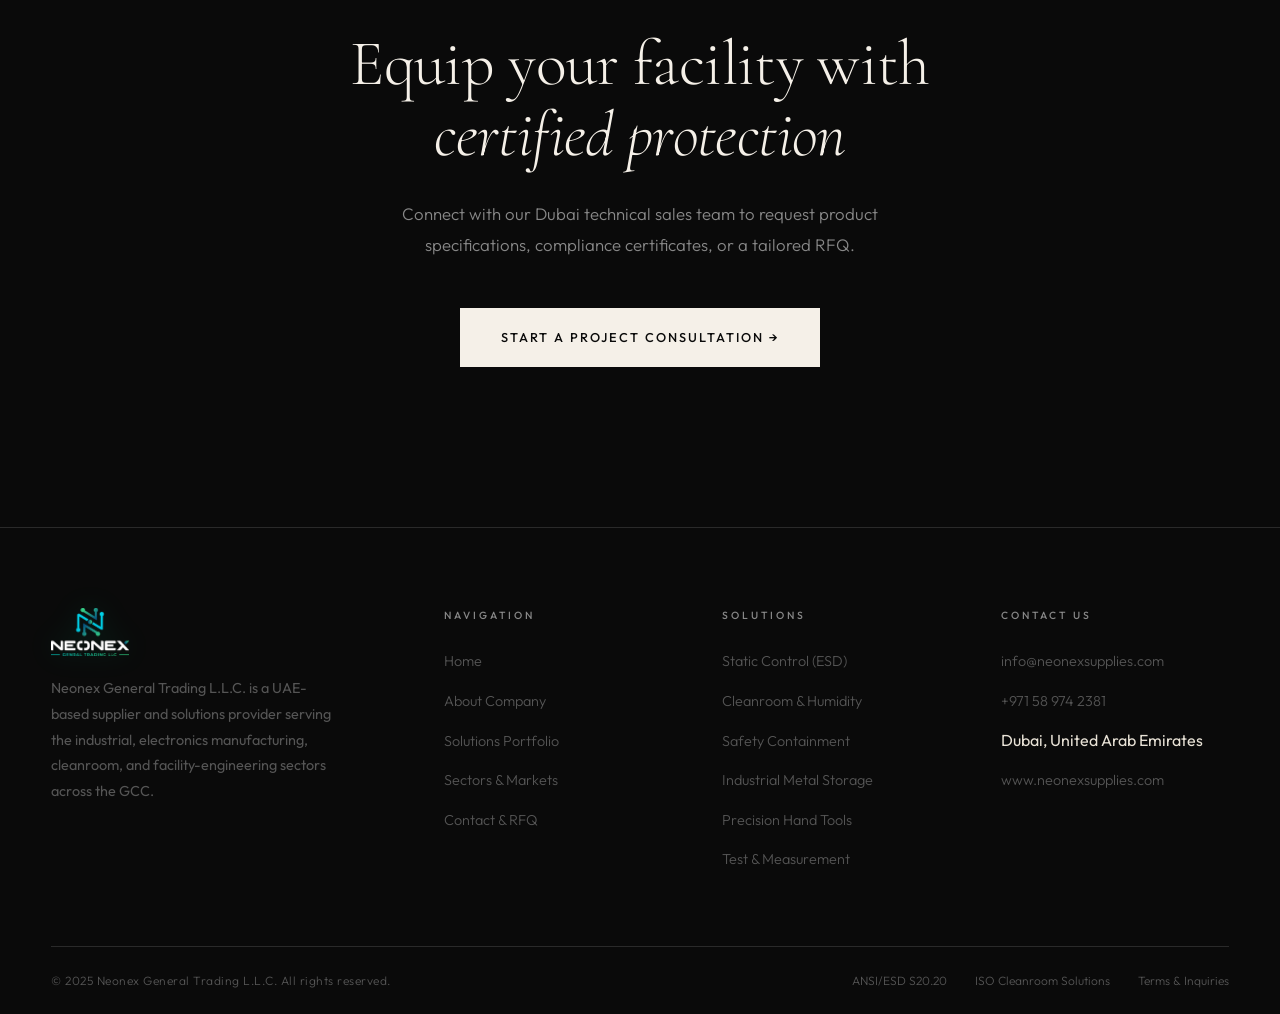
<file: markets.html>
<!DOCTYPE html>
<html lang="en">
<head>
  <meta charset="UTF-8">
  <meta name="viewport" content="width=device-width, initial-scale=1.0">
  <meta name="description" content="Markets and Sectors served by Neonex General Trading L.L.C. — electronics manufacturing, cleanrooms, pharmaceuticals, industrial engineering, oil & gas, aerospace, and facility fit-out across the UAE and GCC.">
  <title>Sectors & Markets — Neonex Prime General Trading L.L.C.</title>
  <link rel="icon" type="image/png" href="assets/neonex-logo.png">
  <link rel="stylesheet" href="css/style.css">
</head>
<body>

  <!-- Navigation -->
  <nav class="nav">
    <div class="container">
      <div class="nav-inner">
        <a href="index.html" class="nav-logo">
          <img src="assets/neonex-logo.png" alt="Neonex General Trading L.L.C.">
          <span class="nav-logo-name sr-only">Neonex</span>
        </a>
        <div class="nav-links">
          <a href="index.html">Home</a>
          <a href="about.html">About</a>
          <a href="services.html">Solutions</a>
          <a href="markets.html" class="active">Sectors</a>
        </div>
        <a href="contact.html" class="nav-contact">Get in Touch</a>
        <button class="nav-toggle" aria-label="Menu">
          <span></span><span></span><span></span>
        </button>
      </div>
    </div>
  </nav>

  <!-- Header -->
  <header class="page-header">
    <div class="container">
      <div class="breadcrumb">
        <a href="index.html">Home</a>
        <span class="sep">/</span>
        <span class="current">Sectors</span>
      </div>
      <h1 class="heading-xl reveal">Sectors & <em class="serif italic">Environments</em></h1>
      <p class="body-lg page-header-desc reveal" data-delay="1">Delivering standards-compliant equipment, static control systems, cleanroom infrastructure, and facility protection solutions to critical and regulated sectors across the UAE and the wider GCC.</p>
    </div>
  </header>

  <!-- Numbers / Sector Overview -->
  <section class="numbers">
    <div class="container">
      <div class="numbers-grid">
        <div class="number-item reveal">
          <div class="number-value"><span data-count="6">0</span></div>
          <div class="number-label">Core Industry Sectors</div>
        </div>
        <div class="number-item reveal" data-delay="1">
          <div class="number-value"><span data-count="6">0</span></div>
          <div class="number-label">GCC Markets Served</div>
        </div>
        <div class="number-item reveal" data-delay="2">
          <div class="number-value"><span data-count="7">0</span></div>
          <div class="number-label">Specialized Product Disciplines</div>
        </div>
        <div class="number-item reveal" data-delay="3">
          <div class="number-value"><span data-count="100" data-suffix="%">0</span></div>
          <div class="number-label">International Standards Compliance</div>
        </div>
      </div>
    </div>
  </section>

  <!-- Detailed Sector Breakdown -->
  <section style="padding: clamp(80px, 10vw, 140px) 0;">
    <div class="container">
      <p class="label reveal">Regulated Environments</p>
      <h2 class="heading-lg reveal" data-delay="1" style="margin-bottom: clamp(50px, 6vw, 80px);">Industries We Empower</h2>

      <!-- Sector 1: Electronics Manufacturing -->
      <div class="market-detail reveal">
        <div class="market-detail-inner">
          <i class="market-detail-icon">⬡</i>
          <div class="market-detail-info">
            <h3>Electronics Manufacturing & High-Tech Assembly</h3>
            <p>Serving surface-mount technology (SMT) lines, printed circuit board (PCB) handling, semiconductor packaging, and static-sensitive assembly facilities that cannot compromise on electrostatic discharge protection.</p>
            <div class="market-tags">
              <span class="market-tag">ANSI/ESD S20.20</span>
              <span class="market-tag">ESD Workstation Mats</span>
              <span class="market-tag">Benchtop Ionizers</span>
              <span class="market-tag">Continuous Ground Monitors</span>
              <span class="market-tag">Conductive Garments</span>
              <span class="market-tag">Precision Cutters & Tweezers</span>
            </div>
          </div>
          <div class="market-detail-stat">
            <div class="stat-val">ESD</div>
            <div class="stat-lbl">Control</div>
          </div>
        </div>
      </div>

      <!-- Sector 2: Cleanrooms & Pharmaceuticals -->
      <div class="market-detail reveal" data-delay="1">
        <div class="market-detail-inner">
          <i class="market-detail-icon">◇</i>
          <div class="market-detail-info">
            <h3>Cleanrooms, Pharmaceuticals & Biotechnology</h3>
            <p>Providing turnkey infrastructure components and consumables for ISO 14644-classified environments, pharmaceutical compounding facilities, medical device manufacturers, and sterile research laboratories.</p>
            <div class="market-tags">
              <span class="market-tag">ISO Class 4–8</span>
              <span class="market-tag">Modular Wall Panels</span>
              <span class="market-tag">HEPA/ULPA Filtration</span>
              <span class="market-tag">Pass-Through Boxes</span>
              <span class="market-tag">Personnel Air Showers</span>
              <span class="market-tag">Precision Dehumidification</span>
            </div>
          </div>
          <div class="market-detail-stat">
            <div class="stat-val">ISO</div>
            <div class="stat-lbl">14644</div>
          </div>
        </div>
      </div>

      <!-- Sector 3: Industrial & Facility Engineering -->
      <div class="market-detail reveal" data-delay="2">
        <div class="market-detail-inner">
          <i class="market-detail-icon">△</i>
          <div class="market-detail-info">
            <h3>Industrial Manufacturing & Facility Engineering</h3>
            <p>Equipping plant maintenance teams, precision machining workshops, tooling departments, and heavy manufacturing facilities with rugged storage and precision maintenance chemicals.</p>
            <div class="market-tags">
              <span class="market-tag">Heavy-Duty Tool Cabinets</span>
              <span class="market-tag">Industrial Workbenches</span>
              <span class="market-tag">Torque Driver Sets</span>
              <span class="market-tag">Contact Cleaners</span>
              <span class="market-tag">Industrial Degreasers</span>
              <span class="market-tag">Racking Systems</span>
            </div>
          </div>
          <div class="market-detail-stat">
            <div class="stat-val">5S</div>
            <div class="stat-lbl">Workshop</div>
          </div>
        </div>
      </div>

      <!-- Sector 4: Oil, Gas & Petrochemicals -->
      <div class="market-detail reveal" data-delay="3">
        <div class="market-detail-inner">
          <i class="market-detail-icon">□</i>
          <div class="market-detail-info">
            <h3>Oil, Gas & Petrochemical Facilities</h3>
            <p>Supporting refineries, offshore platforms, chemical processing plants, and energy infrastructure with certified safety containment equipment and fire-rated hazardous materials storage.</p>
            <div class="market-tags">
              <span class="market-tag">Fire-Rated Safety Cabinets</span>
              <span class="market-tag">Chemical Spill Pallets</span>
              <span class="market-tag">Secondary Containment</span>
              <span class="market-tag">Safety Barriers & Signage</span>
              <span class="market-tag">OSHA & EPA Compliance</span>
              <span class="market-tag">Hazardous PPE</span>
            </div>
          </div>
          <div class="market-detail-stat">
            <div class="stat-val">HSE</div>
            <div class="stat-lbl">Safety</div>
          </div>
        </div>
      </div>

      <!-- Sector 5: Aerospace, Aviation & Defense -->
      <div class="market-detail reveal" data-delay="4">
        <div class="market-detail-inner">
          <i class="market-detail-icon">○</i>
          <div class="market-detail-info">
            <h3>Aerospace, Aviation & Defense Maintenance</h3>
            <p>Delivering calibrated measurement instrumentation, static field meters, precision micro-tooling, and controlled environment infrastructure for avionics repair and aerospace assembly.</p>
            <div class="market-tags">
              <span class="market-tag">Calibrated Multimeters</span>
              <span class="market-tag">Static Field Meters</span>
              <span class="market-tag">Surface Resistance Testers</span>
              <span class="market-tag">Micro Cutters & Tweezers</span>
              <span class="market-tag">FOD-Safe Storage</span>
            </div>
          </div>
          <div class="market-detail-stat">
            <div class="stat-val">MRO</div>
            <div class="stat-lbl">Aviation</div>
          </div>
        </div>
      </div>

      <!-- Sector 6: Facility Construction & Infrastructure Build-Out -->
      <div class="market-detail reveal" data-delay="5">
        <div class="market-detail-inner">
          <i class="market-detail-icon">⬢</i>
          <div class="market-detail-info">
            <h3>Facility Construction & Infrastructure Fit-Out</h3>
            <p>Supplying turnkey fit-out contractors, cleanroom builders, and facility expansion engineers with certified flooring systems, partitioning panels, structural fittings, and architectural supplies.</p>
            <div class="market-tags">
              <span class="market-tag">Cleanroom Flooring</span>
              <span class="market-tag">ESD Vinyl & Epoxy</span>
              <span class="market-tag">Partitioning Systems</span>
              <span class="market-tag">Thermal & Acoustic Insulation</span>
              <span class="market-tag">Structural Fittings</span>
            </div>
          </div>
          <div class="market-detail-stat">
            <div class="stat-val">FIT</div>
            <div class="stat-lbl">Out</div>
          </div>
        </div>
      </div>

    </div>
  </section>

  <!-- Regional GCC Reach -->
  <section class="markets" style="padding-top: 0;">
    <div class="container">
      <div class="markets-header">
        <p class="label reveal">Regional Distribution</p>
        <h2 class="heading-lg reveal" data-delay="1">GCC Regional Coverage</h2>
      </div>

      <div class="markets-grid">
        <div class="market-cell reveal">
          <i class="market-cell-icon">—</i>
          <h3>United Arab Emirates (UAE)</h3>
          <p>Headquarters and central inventory hub in Dubai. Rapid dispatch and technical support across Dubai, Abu Dhabi, Sharjah, and Northern Emirates industrial free zones.</p>
        </div>
        <div class="market-cell reveal" data-delay="1">
          <i class="market-cell-icon">—</i>
          <h3>Kingdom of Saudi Arabia (KSA)</h3>
          <p>Supplying electronics assemblers, pharmaceutical labs, and petrochemical plants across Riyadh, Dammam, Jubail, and Jeddah industrial corridors.</p>
        </div>
        <div class="market-cell reveal" data-delay="2">
          <i class="market-cell-icon">—</i>
          <h3>State of Qatar</h3>
          <p>Providing specialized cleanroom infrastructure, calibrated test equipment, and safety containment to Doha and Ras Laffan industrial developments.</p>
        </div>
        <div class="market-cell reveal" data-delay="3">
          <i class="market-cell-icon">—</i>
          <h3>Sultanate of Oman</h3>
          <p>Direct supply routes connecting Muscat, Sohar, and Duqm industrial zones with precision tooling and facility maintenance supplies.</p>
        </div>
        <div class="market-cell reveal" data-delay="4">
          <i class="market-cell-icon">—</i>
          <h3>State of Kuwait</h3>
          <p>Delivering fire-rated safety cabinets, heavy-duty metal storage, and ESD solutions to Shuwaikh, Shuaiba, and Mina Al-Ahmadi operations.</p>
        </div>
        <div class="market-cell reveal" data-delay="5">
          <i class="market-cell-icon">—</i>
          <h3>Kingdom of Bahrain</h3>
          <p>Supporting manufacturing facilities and technical laboratories across Manama and Salman Industrial City with responsive procurement.</p>
        </div>
      </div>
    </div>
  </section>

  <!-- Why Partner With Neonex (PDF Section 04) -->
  <section class="split" style="border-top: 1px solid var(--dark-grey);">
    <div class="container">
      <div class="split-grid">
        <div class="split-content">
          <p class="label reveal">04 / Partnership Model</p>
          <h2 class="heading-md reveal" data-delay="1">Why Industry Leaders<br><em class="serif italic">Choose Neonex</em></h2>
          <ul class="feature-list reveal" data-delay="2">
            <li>Single-source procurement across seven specialized industrial product categories.</li>
            <li>Technical guidance from product specification through to installation support.</li>
            <li>Regional sourcing network ensuring consistent stock availability and competitive lead times.</li>
            <li>Product lines selected against recognized industry and international safety standards.</li>
            <li>Dedicated account support for project-based and recurring supply requirements.</li>
          </ul>
          <div style="margin-top: 36px;" class="reveal" data-delay="3">
            <a href="contact.html" class="btn btn-primary">Discuss Your Facility Needs →</a>
          </div>
        </div>
        <div class="split-image reveal" data-delay="1">
          <img src="assets/esd-cleanroom.jpg" alt="Neonex Sourcing Network and Technical Partnership">
        </div>
      </div>
    </div>
  </section>

  <!-- CTA -->
  <section class="cta">
    <div class="container">
      <h2 class="heading-lg cta-title reveal">Equip your facility with<br><em class="serif italic">certified protection</em></h2>
      <p class="body-lg cta-sub reveal" data-delay="1">Connect with our Dubai technical sales team to request product specifications, compliance certificates, or a tailored RFQ.</p>
      <div class="reveal" data-delay="2">
        <a href="contact.html" class="btn btn-primary">Start a Project Consultation →</a>
      </div>
    </div>
  </section>

  <!-- Footer -->
  <footer class="footer">
    <div class="container">
      <div class="footer-top">
        <div class="footer-brand">
          <a href="index.html" class="nav-logo">
            <img src="assets/neonex-logo.png" alt="Neonex General Trading L.L.C." style="height: 48px;">
            <span class="nav-logo-name sr-only">Neonex</span>
          </a>
          <p>Neonex General Trading L.L.C. is a UAE-based supplier and solutions provider serving the industrial, electronics manufacturing, cleanroom, and facility-engineering sectors across the GCC.</p>
        </div>
        <div class="footer-col">
          <h4>Navigation</h4>
          <ul>
            <li><a href="index.html">Home</a></li>
            <li><a href="about.html">About Company</a></li>
            <li><a href="services.html">Solutions Portfolio</a></li>
            <li><a href="markets.html">Sectors & Markets</a></li>
            <li><a href="contact.html">Contact & RFQ</a></li>
          </ul>
        </div>
        <div class="footer-col">
          <h4>Solutions</h4>
          <ul>
            <li><a href="services.html#esd">Static Control (ESD)</a></li>
            <li><a href="services.html#cleanroom">Cleanroom & Humidity</a></li>
            <li><a href="services.html#safety">Safety Containment</a></li>
            <li><a href="services.html#cabinets">Industrial Metal Storage</a></li>
            <li><a href="services.html#tools">Precision Hand Tools</a></li>
            <li><a href="services.html#test">Test & Measurement</a></li>
          </ul>
        </div>
        <div class="footer-col">
          <h4>Contact Us</h4>
          <ul>
            <li><a href="mailto:info@neonexsupplies.com">info@neonexsupplies.com</a></li>
            <li><a href="tel:+971589742381">+971 58 974 2381</a></li>
            <li><span>Dubai, United Arab Emirates</span></li>
            <li><a href="https://www.neonexsupplies.com" target="_blank" rel="noopener">www.neonexsupplies.com</a></li>
          </ul>
        </div>
      </div>
      <div class="footer-bottom">
        <p>© 2025 Neonex General Trading L.L.C. All rights reserved.</p>
        <div class="footer-bottom-links">
          <a href="services.html">ANSI/ESD S20.20</a>
          <a href="services.html">ISO Cleanroom Solutions</a>
          <a href="contact.html">Terms & Inquiries</a>
        </div>
      </div>
    </div>
  </footer>

  <button class="back-top" aria-label="Back to top">↑</button>
  <script src="js/main.js"></script>
</body>
</html>
</file>
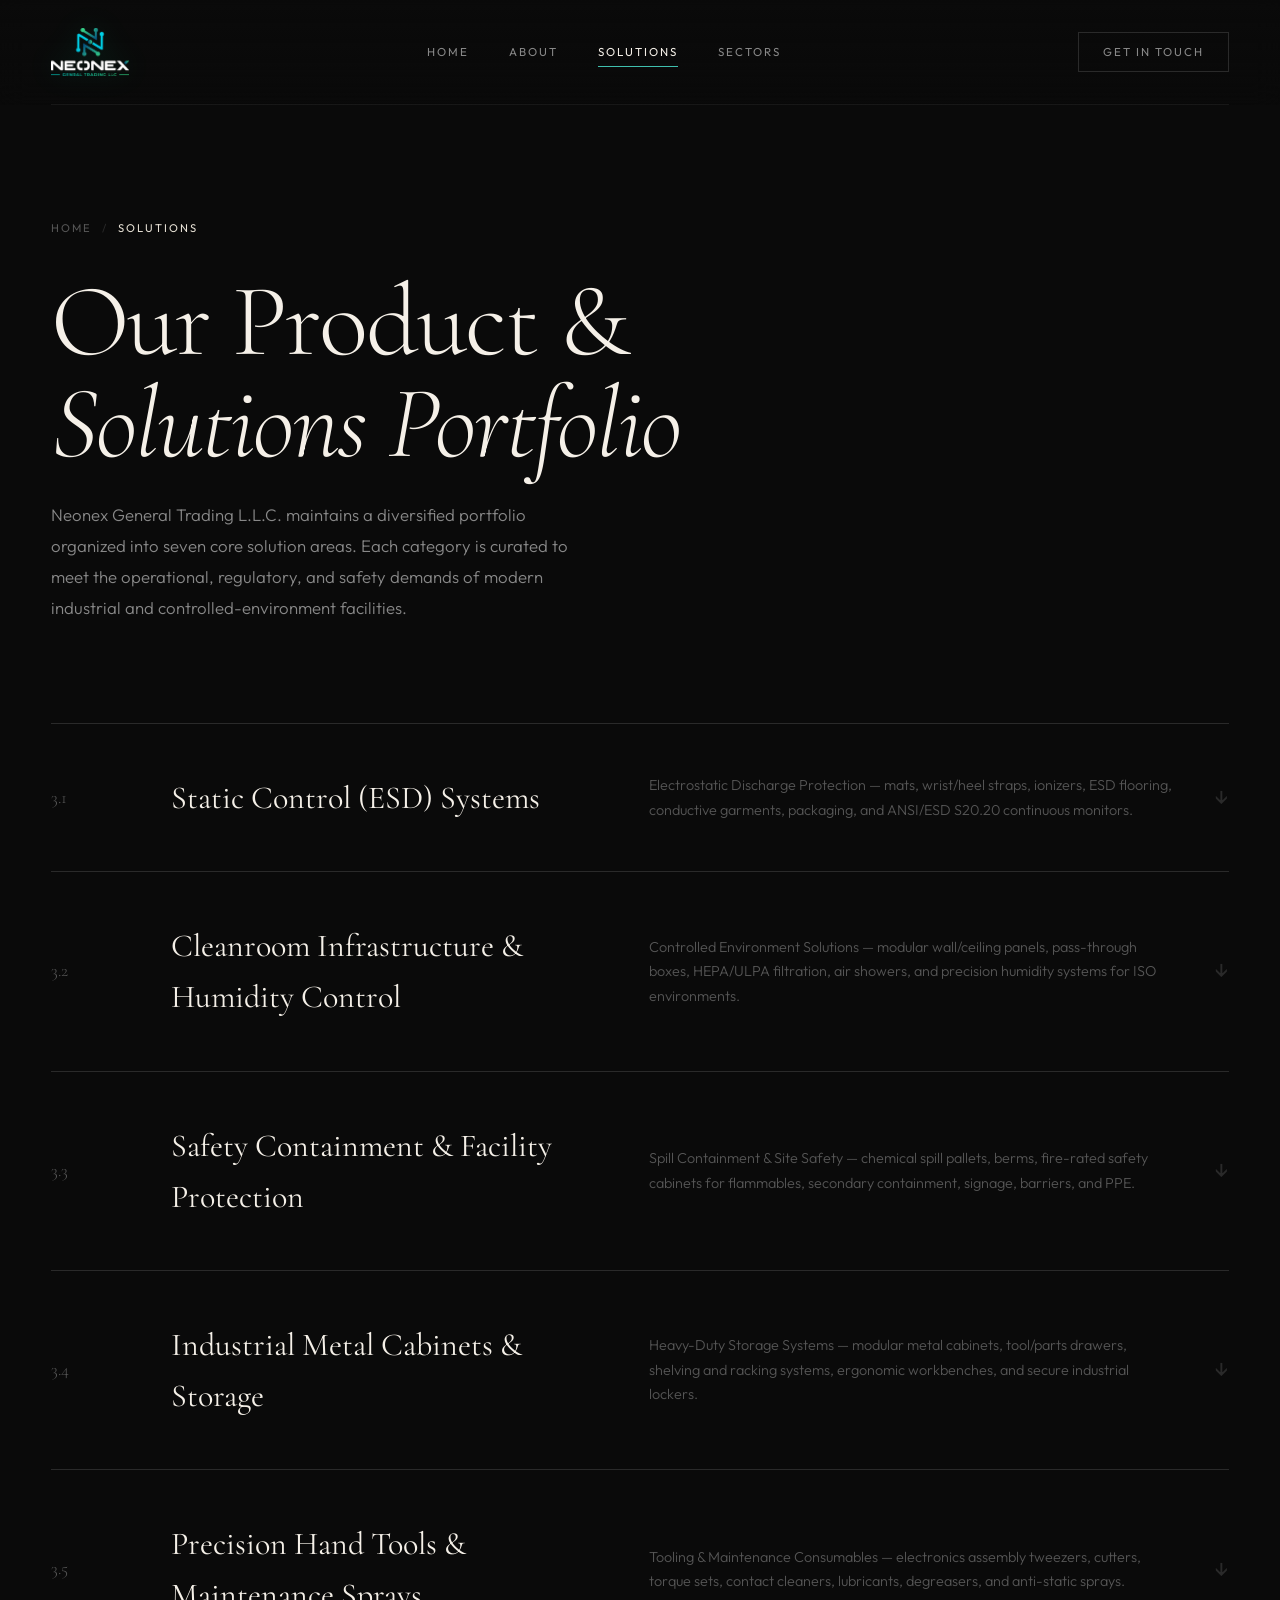
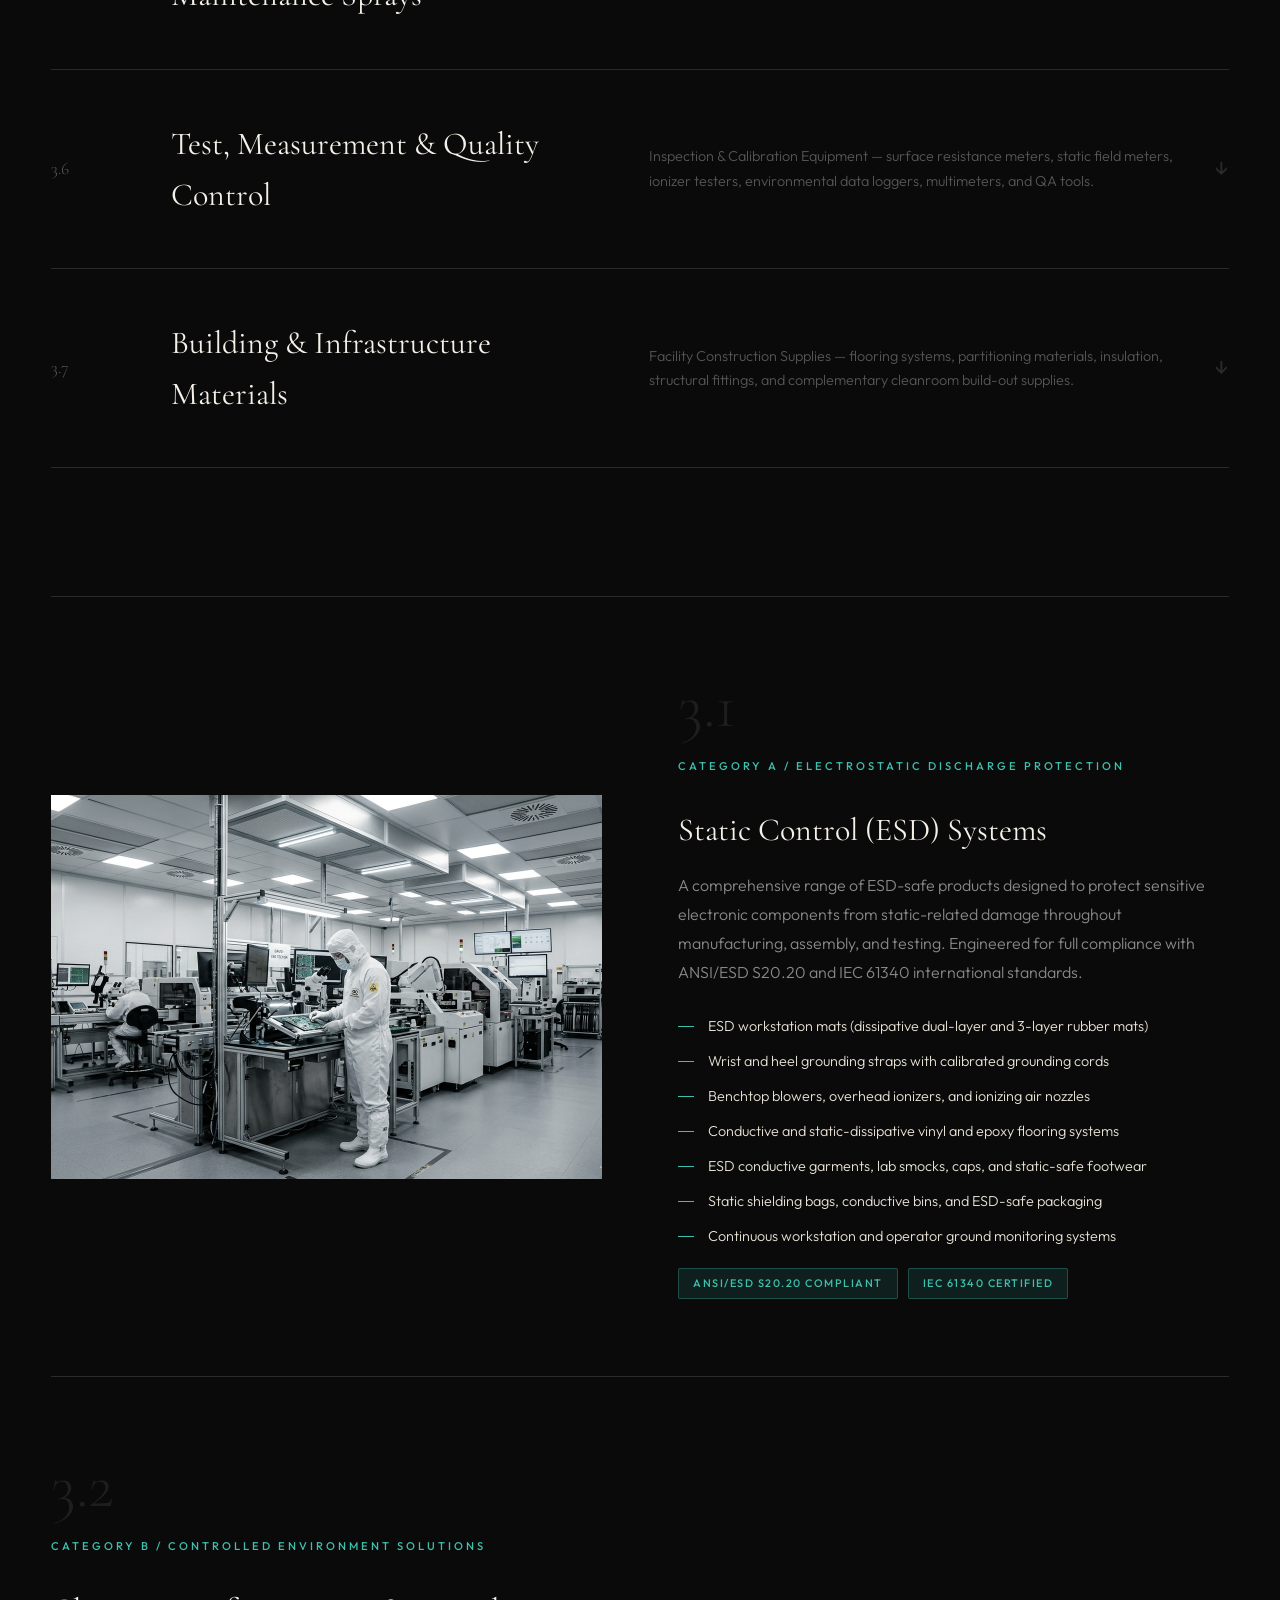
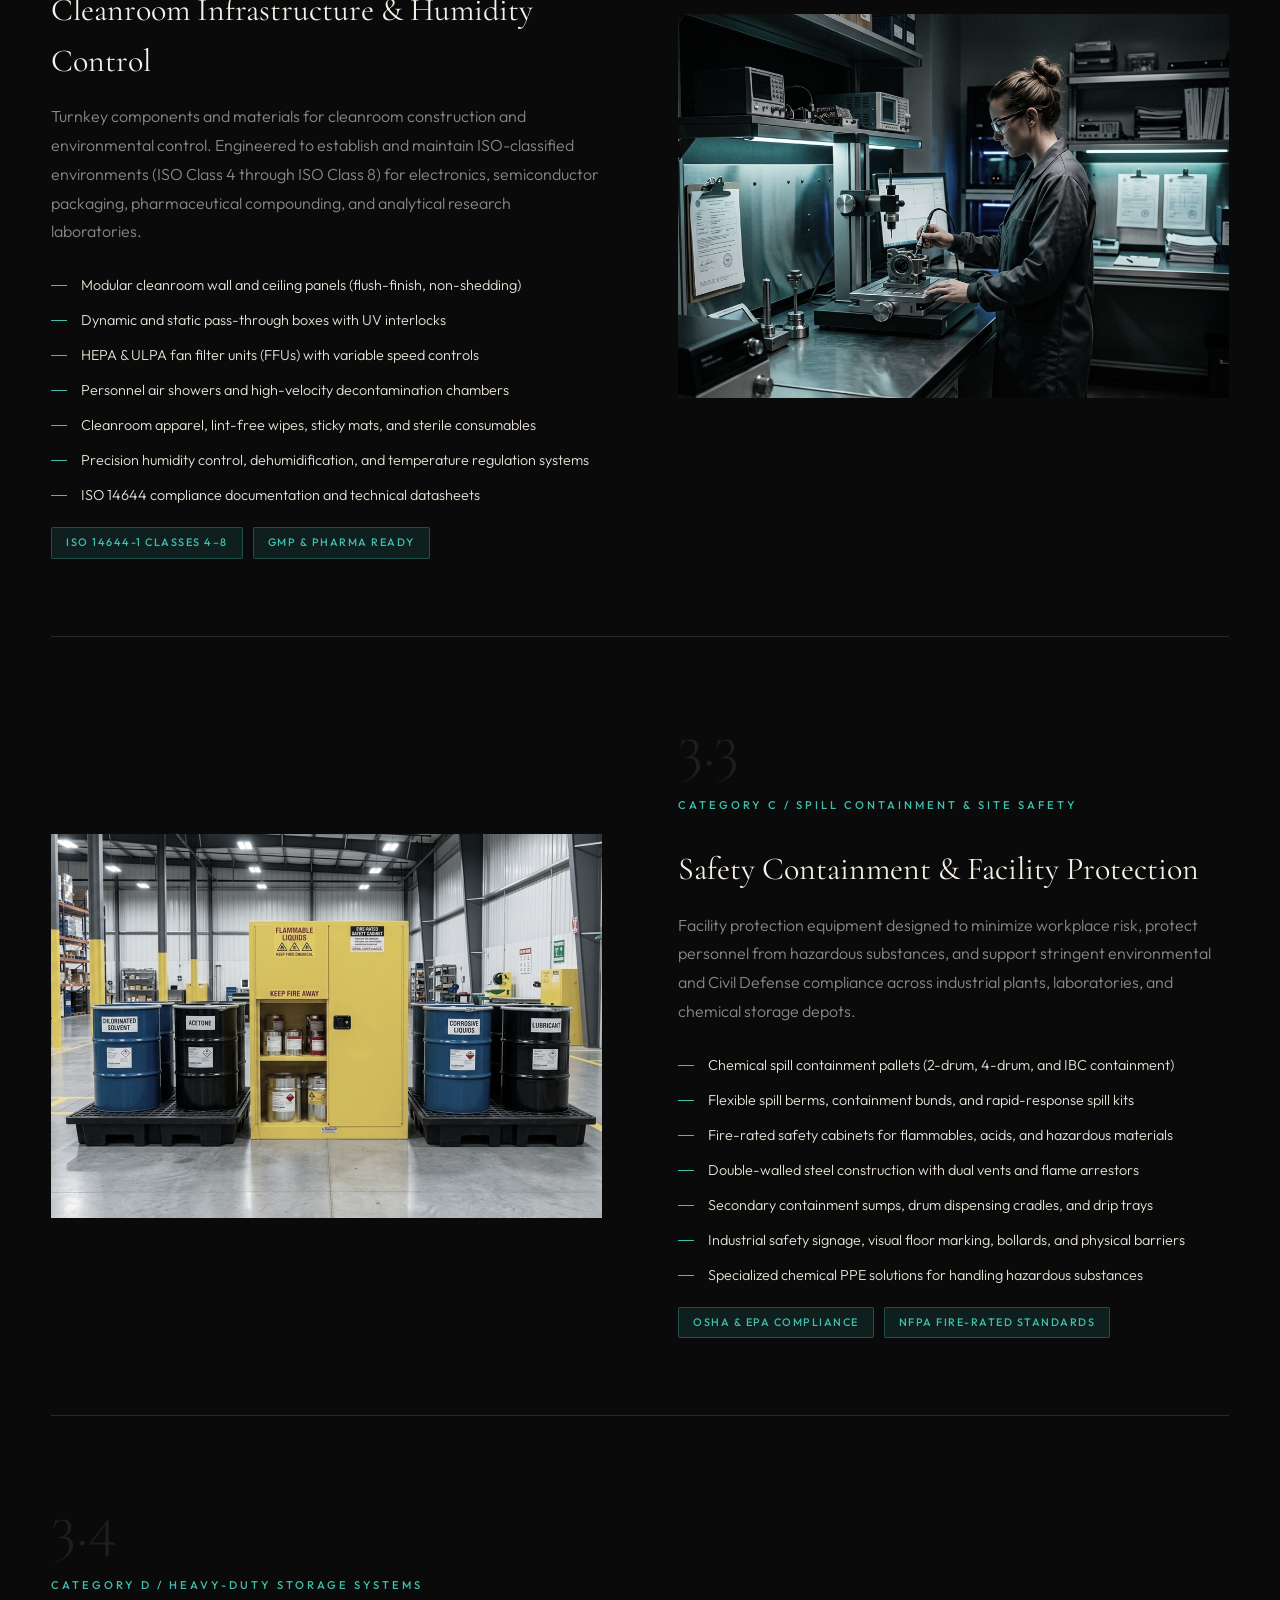
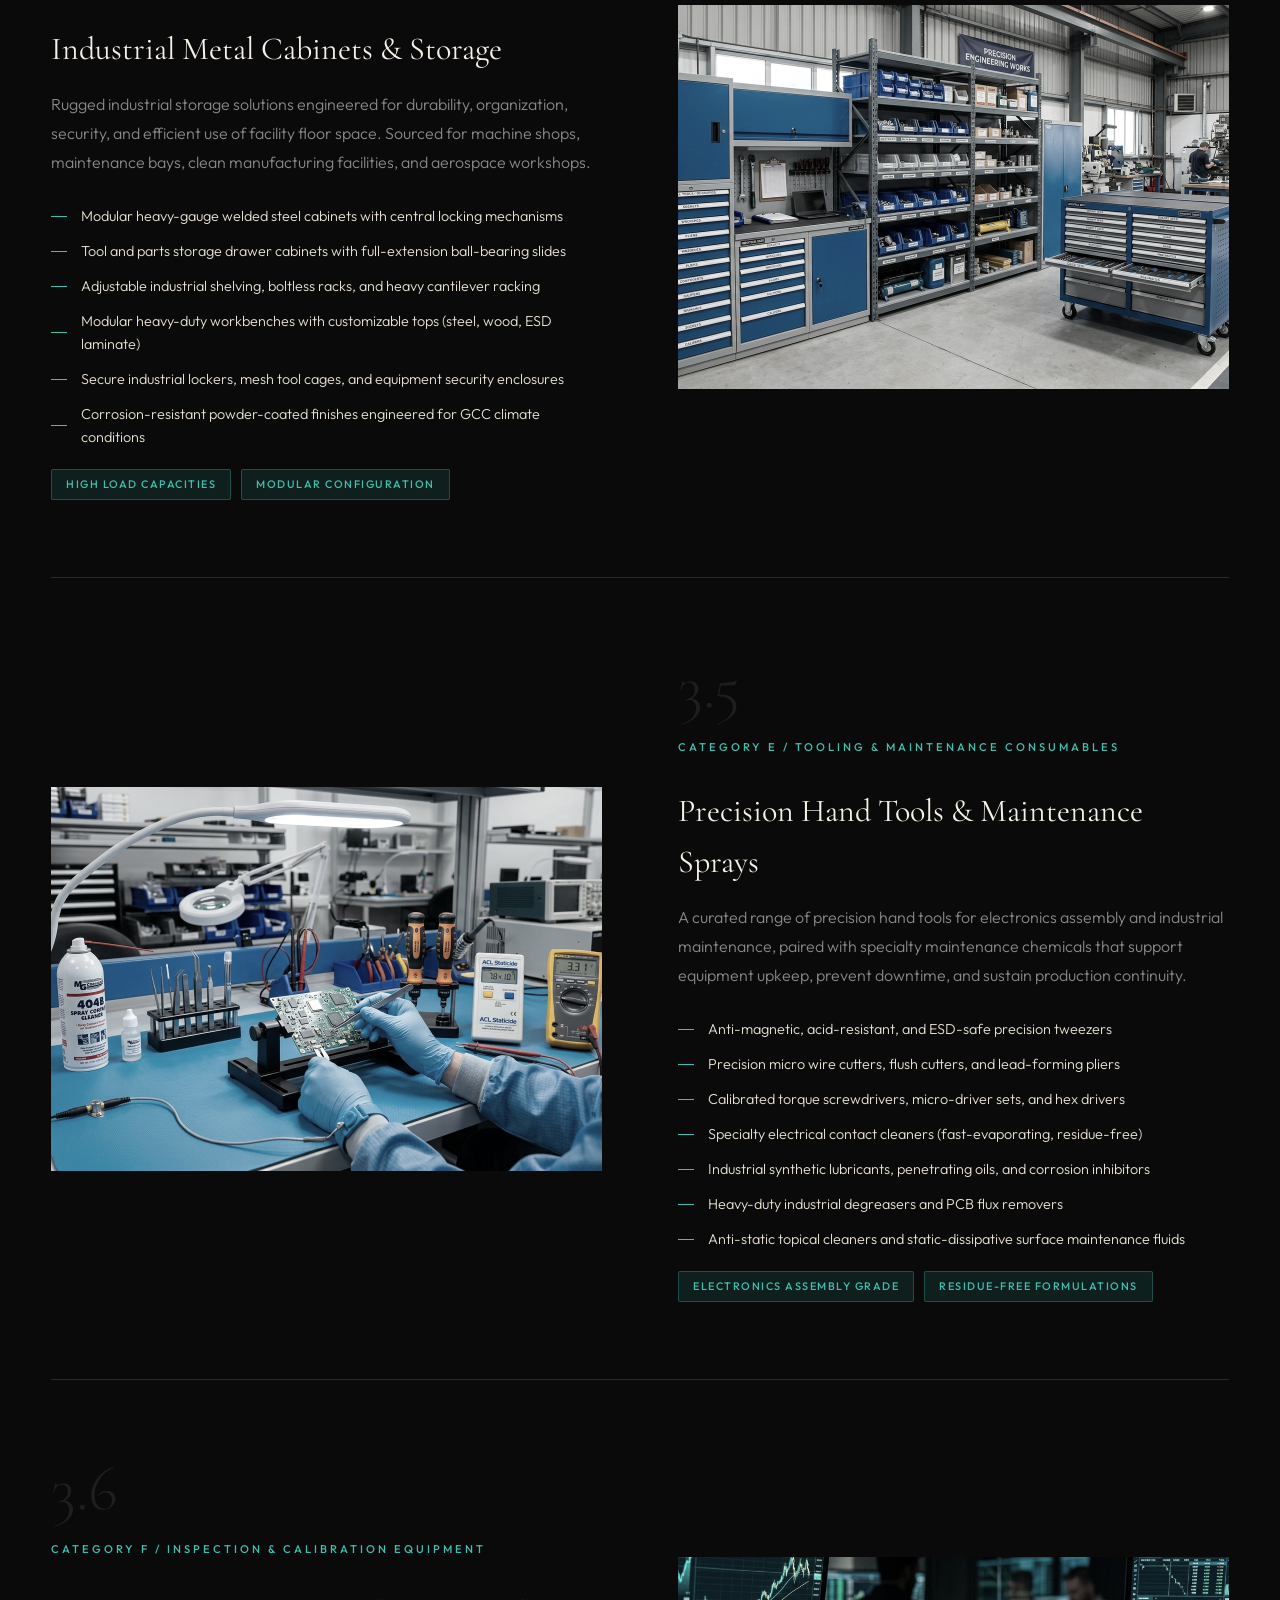
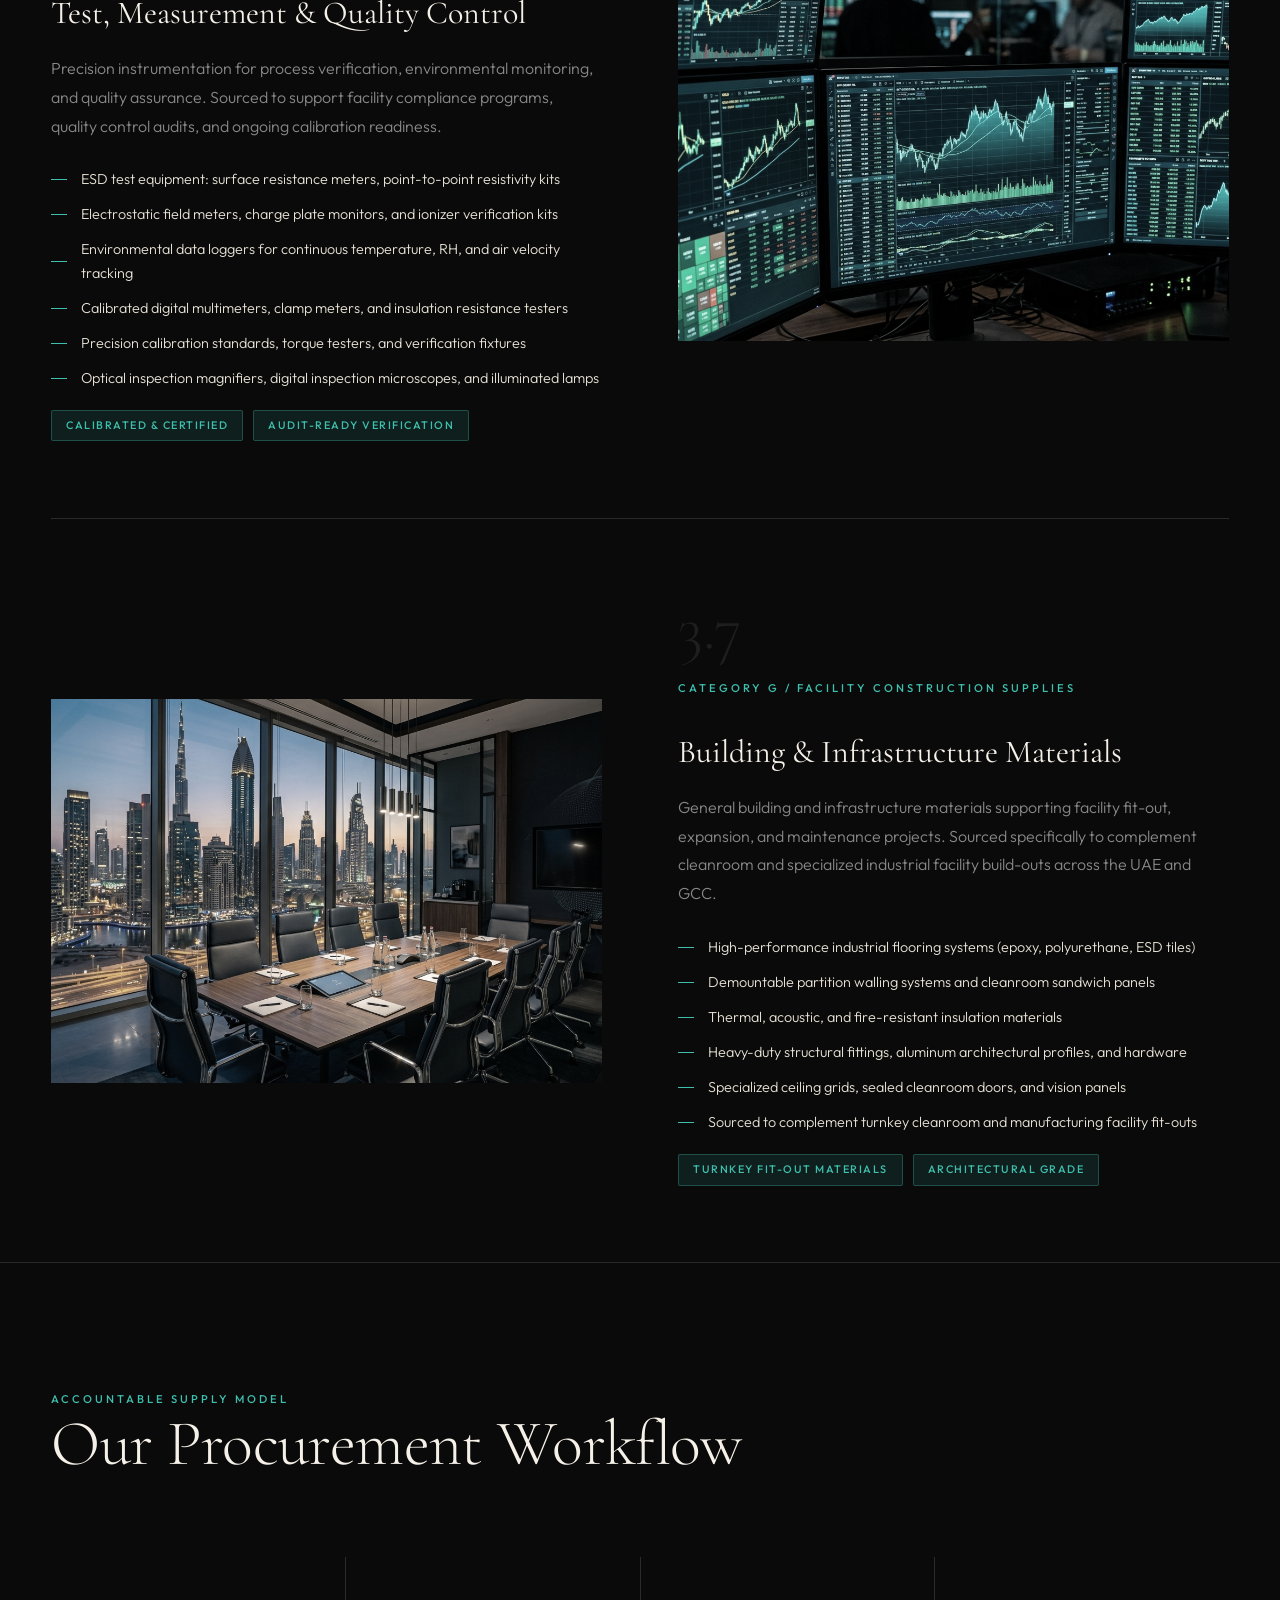
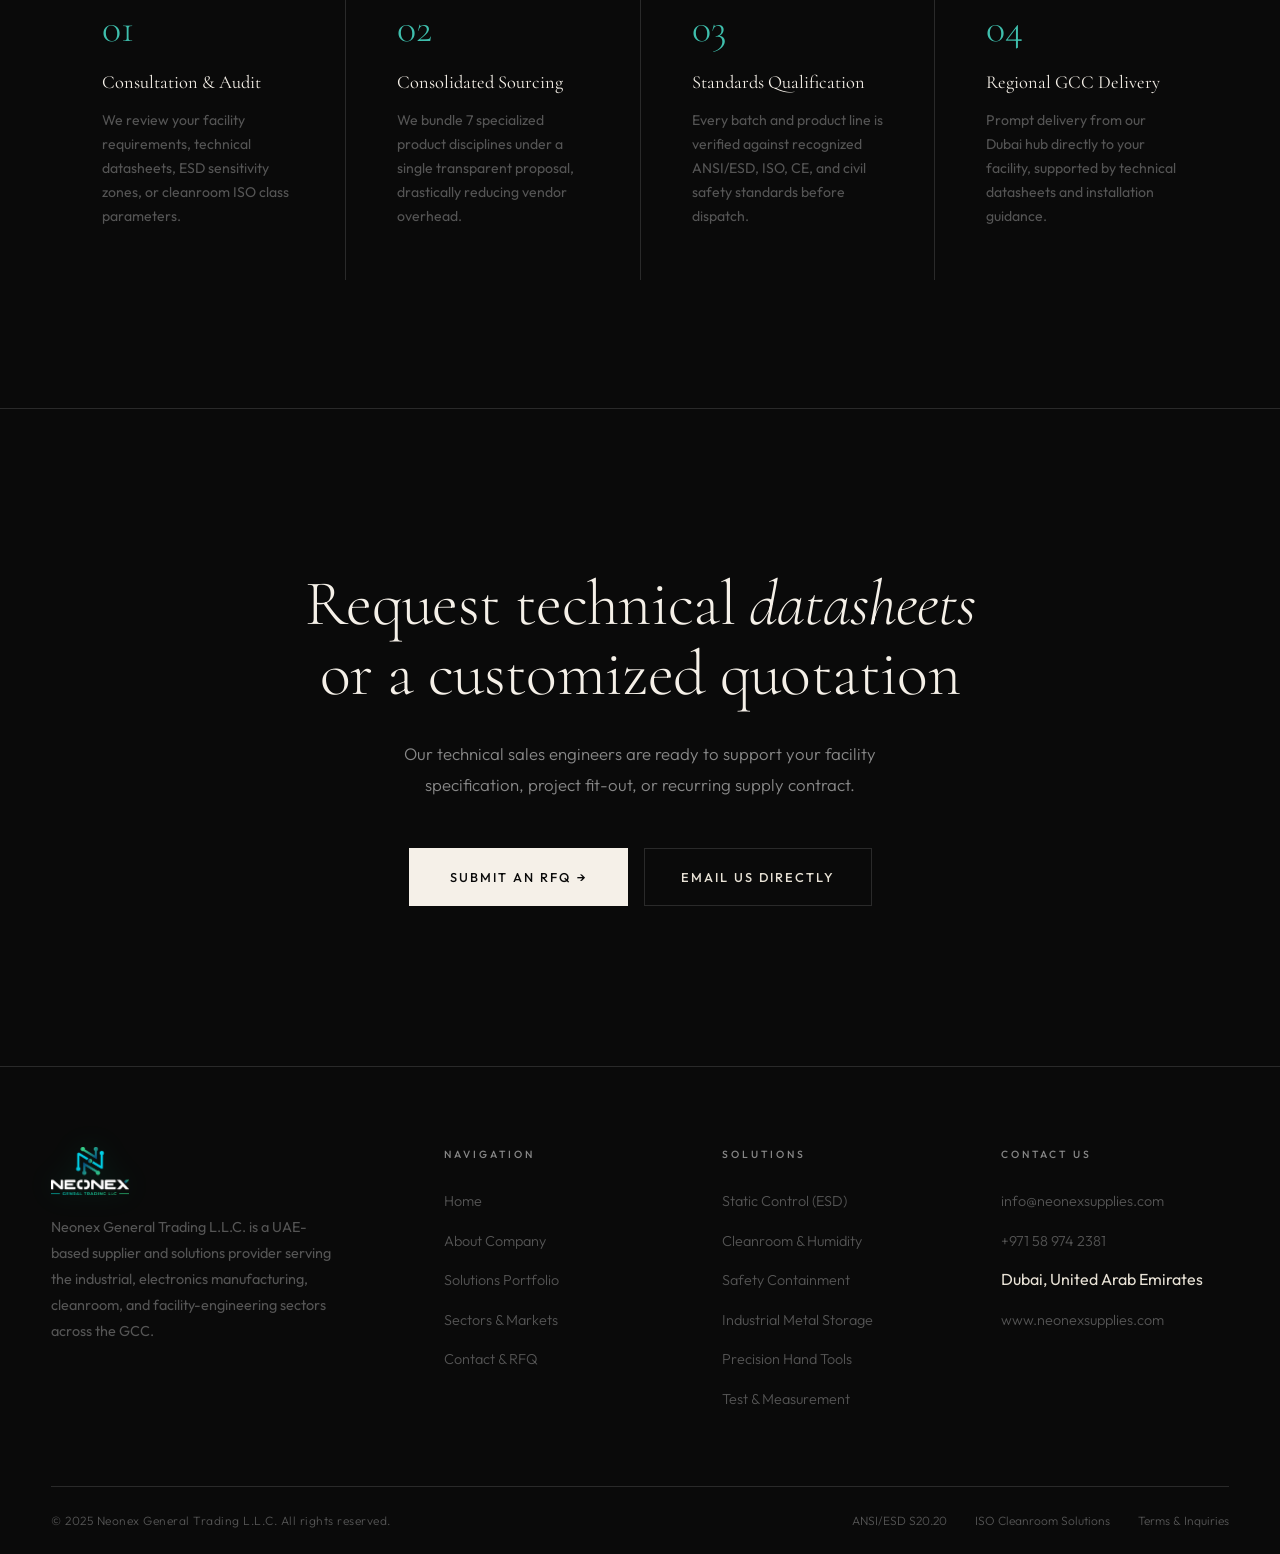
<file: services.html>
<!DOCTYPE html>
<html lang="en">
<head>
  <meta charset="UTF-8">
  <meta name="viewport" content="width=device-width, initial-scale=1.0">
  <meta name="description" content="Neonex Solutions Portfolio — 7 core solution areas: Static Control (ESD), Cleanroom Infrastructure, Safety Containment, Industrial Metal Storage, Precision Tools, Test & Measurement, and Building Materials across the GCC.">
  <title>Solutions Portfolio — Neonex Prime General Trading L.L.C.</title>
  <link rel="icon" type="image/png" href="assets/neonex-logo.png">
  <link rel="stylesheet" href="css/style.css">
</head>
<body>

  <!-- Navigation -->
  <nav class="nav">
    <div class="container">
      <div class="nav-inner">
        <a href="index.html" class="nav-logo">
          <img src="assets/neonex-logo.png" alt="Neonex General Trading L.L.C.">
          <span class="nav-logo-name sr-only">Neonex</span>
        </a>
        <div class="nav-links">
          <a href="index.html">Home</a>
          <a href="about.html">About</a>
          <a href="services.html" class="active">Solutions</a>
          <a href="markets.html">Sectors</a>
        </div>
        <a href="contact.html" class="nav-contact">Get in Touch</a>
        <button class="nav-toggle" aria-label="Menu">
          <span></span><span></span><span></span>
        </button>
      </div>
    </div>
  </nav>

  <!-- Header -->
  <header class="page-header">
    <div class="container">
      <div class="breadcrumb">
        <a href="index.html">Home</a>
        <span class="sep">/</span>
        <span class="current">Solutions</span>
      </div>
      <h1 class="heading-xl reveal">Our Product &<br><em class="serif italic">Solutions Portfolio</em></h1>
      <p class="body-lg page-header-desc reveal" data-delay="1">Neonex General Trading L.L.C. maintains a diversified portfolio organized into seven core solution areas. Each category is curated to meet the operational, regulatory, and safety demands of modern industrial and controlled-environment facilities.</p>
    </div>
  </header>

  <!-- Solutions Summary List -->
  <section class="services" style="padding-top: 0; border-top: none;">
    <div class="container">
      <div class="services-list">
        <a href="#esd" class="service-row reveal-line">
          <span class="service-num">3.1</span>
          <span class="service-name">Static Control (ESD) Systems</span>
          <span class="service-desc">Electrostatic Discharge Protection — mats, wrist/heel straps, ionizers, ESD flooring, conductive garments, packaging, and ANSI/ESD S20.20 continuous monitors.</span>
          <span class="service-arrow">↓</span>
        </a>
        <a href="#cleanroom" class="service-row reveal-line" data-delay="1">
          <span class="service-num">3.2</span>
          <span class="service-name">Cleanroom Infrastructure & Humidity Control</span>
          <span class="service-desc">Controlled Environment Solutions — modular wall/ceiling panels, pass-through boxes, HEPA/ULPA filtration, air showers, and precision humidity systems for ISO environments.</span>
          <span class="service-arrow">↓</span>
        </a>
        <a href="#safety" class="service-row reveal-line" data-delay="2">
          <span class="service-num">3.3</span>
          <span class="service-name">Safety Containment & Facility Protection</span>
          <span class="service-desc">Spill Containment & Site Safety — chemical spill pallets, berms, fire-rated safety cabinets for flammables, secondary containment, signage, barriers, and PPE.</span>
          <span class="service-arrow">↓</span>
        </a>
        <a href="#cabinets" class="service-row reveal-line" data-delay="3">
          <span class="service-num">3.4</span>
          <span class="service-name">Industrial Metal Cabinets & Storage</span>
          <span class="service-desc">Heavy-Duty Storage Systems — modular metal cabinets, tool/parts drawers, shelving and racking systems, ergonomic workbenches, and secure industrial lockers.</span>
          <span class="service-arrow">↓</span>
        </a>
        <a href="#tools" class="service-row reveal-line" data-delay="4">
          <span class="service-num">3.5</span>
          <span class="service-name">Precision Hand Tools & Maintenance Sprays</span>
          <span class="service-desc">Tooling & Maintenance Consumables — electronics assembly tweezers, cutters, torque sets, contact cleaners, lubricants, degreasers, and anti-static sprays.</span>
          <span class="service-arrow">↓</span>
        </a>
        <a href="#test" class="service-row reveal-line" data-delay="5">
          <span class="service-num">3.6</span>
          <span class="service-name">Test, Measurement & Quality Control</span>
          <span class="service-desc">Inspection & Calibration Equipment — surface resistance meters, static field meters, ionizer testers, environmental data loggers, multimeters, and QA tools.</span>
          <span class="service-arrow">↓</span>
        </a>
        <a href="#building" class="service-row reveal-line" data-delay="6">
          <span class="service-num">3.7</span>
          <span class="service-name">Building & Infrastructure Materials</span>
          <span class="service-desc">Facility Construction Supplies — flooring systems, partitioning materials, insulation, structural fittings, and complementary cleanroom build-out supplies.</span>
          <span class="service-arrow">↓</span>
        </a>
      </div>
    </div>
  </section>

  <!-- Detailed Solution Sections (7 Core Areas) -->
  <div class="container">

    <!-- 3.1 Static Control (ESD) Systems -->
    <div class="service-detail" id="esd">
      <div class="service-detail-grid">
        <div class="service-detail-image reveal">
          <img src="assets/esd-cleanroom.jpg" alt="Static Control ESD Systems and Workstation Protection">
        </div>
        <div class="service-detail-content">
          <div class="service-detail-num reveal">3.1</div>
          <p class="label reveal">Category A / Electrostatic Discharge Protection</p>
          <h3 class="reveal" data-delay="1">Static Control (ESD) Systems</h3>
          <p class="body-md reveal" data-delay="2">A comprehensive range of ESD-safe products designed to protect sensitive electronic components from static-related damage throughout manufacturing, assembly, and testing. Engineered for full compliance with ANSI/ESD S20.20 and IEC 61340 international standards.</p>
          <ul class="feature-list reveal" data-delay="3">
            <li>ESD workstation mats (dissipative dual-layer and 3-layer rubber mats)</li>
            <li>Wrist and heel grounding straps with calibrated grounding cords</li>
            <li>Benchtop blowers, overhead ionizers, and ionizing air nozzles</li>
            <li>Conductive and static-dissipative vinyl and epoxy flooring systems</li>
            <li>ESD conductive garments, lab smocks, caps, and static-safe footwear</li>
            <li>Static shielding bags, conductive bins, and ESD-safe packaging</li>
            <li>Continuous workstation and operator ground monitoring systems</li>
          </ul>
          <div class="badge-row reveal" data-delay="4">
            <span class="badge-pill">ANSI/ESD S20.20 Compliant</span>
            <span class="badge-pill">IEC 61340 Certified</span>
          </div>
        </div>
      </div>
    </div>

    <!-- 3.2 Cleanroom Infrastructure & Humidity Control -->
    <div class="service-detail" id="cleanroom">
      <div class="service-detail-grid">
        <div class="service-detail-image reveal">
          <img src="assets/service-quality.jpg" alt="Cleanroom Infrastructure & Humidity Control">
        </div>
        <div class="service-detail-content">
          <div class="service-detail-num reveal">3.2</div>
          <p class="label reveal">Category B / Controlled Environment Solutions</p>
          <h3 class="reveal" data-delay="1">Cleanroom Infrastructure & Humidity Control</h3>
          <p class="body-md reveal" data-delay="2">Turnkey components and materials for cleanroom construction and environmental control. Engineered to establish and maintain ISO-classified environments (ISO Class 4 through ISO Class 8) for electronics, semiconductor packaging, pharmaceutical compounding, and analytical research laboratories.</p>
          <ul class="feature-list reveal" data-delay="3">
            <li>Modular cleanroom wall and ceiling panels (flush-finish, non-shedding)</li>
            <li>Dynamic and static pass-through boxes with UV interlocks</li>
            <li>HEPA & ULPA fan filter units (FFUs) with variable speed controls</li>
            <li>Personnel air showers and high-velocity decontamination chambers</li>
            <li>Cleanroom apparel, lint-free wipes, sticky mats, and sterile consumables</li>
            <li>Precision humidity control, dehumidification, and temperature regulation systems</li>
            <li>ISO 14644 compliance documentation and technical datasheets</li>
          </ul>
          <div class="badge-row reveal" data-delay="4">
            <span class="badge-pill">ISO 14644-1 Classes 4–8</span>
            <span class="badge-pill">GMP & Pharma Ready</span>
          </div>
        </div>
      </div>
    </div>

    <!-- 3.3 Safety Containment & Facility Protection -->
    <div class="service-detail" id="safety">
      <div class="service-detail-grid">
        <div class="service-detail-image reveal">
          <img src="assets/safety-containment.jpg" alt="Safety Containment & Fire-Rated Storage Cabinets">
        </div>
        <div class="service-detail-content">
          <div class="service-detail-num reveal">3.3</div>
          <p class="label reveal">Category C / Spill Containment & Site Safety</p>
          <h3 class="reveal" data-delay="1">Safety Containment & Facility Protection</h3>
          <p class="body-md reveal" data-delay="2">Facility protection equipment designed to minimize workplace risk, protect personnel from hazardous substances, and support stringent environmental and Civil Defense compliance across industrial plants, laboratories, and chemical storage depots.</p>
          <ul class="feature-list reveal" data-delay="3">
            <li>Chemical spill containment pallets (2-drum, 4-drum, and IBC containment)</li>
            <li>Flexible spill berms, containment bunds, and rapid-response spill kits</li>
            <li>Fire-rated safety cabinets for flammables, acids, and hazardous materials</li>
            <li>Double-walled steel construction with dual vents and flame arrestors</li>
            <li>Secondary containment sumps, drum dispensing cradles, and drip trays</li>
            <li>Industrial safety signage, visual floor marking, bollards, and physical barriers</li>
            <li>Specialized chemical PPE solutions for handling hazardous substances</li>
          </ul>
          <div class="badge-row reveal" data-delay="4">
            <span class="badge-pill">OSHA & EPA Compliance</span>
            <span class="badge-pill">NFPA Fire-Rated Standards</span>
          </div>
        </div>
      </div>
    </div>

    <!-- 3.4 Industrial Metal Cabinets & Storage -->
    <div class="service-detail" id="cabinets">
      <div class="service-detail-grid">
        <div class="service-detail-image reveal">
          <img src="assets/industrial-cabinets.jpg" alt="Industrial Metal Storage Cabinets & Racking">
        </div>
        <div class="service-detail-content">
          <div class="service-detail-num reveal">3.4</div>
          <p class="label reveal">Category D / Heavy-Duty Storage Systems</p>
          <h3 class="reveal" data-delay="1">Industrial Metal Cabinets & Storage</h3>
          <p class="body-md reveal" data-delay="2">Rugged industrial storage solutions engineered for durability, organization, security, and efficient use of facility floor space. Sourced for machine shops, maintenance bays, clean manufacturing facilities, and aerospace workshops.</p>
          <ul class="feature-list reveal" data-delay="3">
            <li>Modular heavy-gauge welded steel cabinets with central locking mechanisms</li>
            <li>Tool and parts storage drawer cabinets with full-extension ball-bearing slides</li>
            <li>Adjustable industrial shelving, boltless racks, and heavy cantilever racking</li>
            <li>Modular heavy-duty workbenches with customizable tops (steel, wood, ESD laminate)</li>
            <li>Secure industrial lockers, mesh tool cages, and equipment security enclosures</li>
            <li>Corrosion-resistant powder-coated finishes engineered for GCC climate conditions</li>
          </ul>
          <div class="badge-row reveal" data-delay="4">
            <span class="badge-pill">High Load Capacities</span>
            <span class="badge-pill">Modular Configuration</span>
          </div>
        </div>
      </div>
    </div>

    <!-- 3.5 Precision Hand Tools & Maintenance Sprays -->
    <div class="service-detail" id="tools">
      <div class="service-detail-grid">
        <div class="service-detail-image reveal">
          <img src="assets/precision-tools.jpg" alt="Precision Hand Tools & Maintenance Sprays">
        </div>
        <div class="service-detail-content">
          <div class="service-detail-num reveal">3.5</div>
          <p class="label reveal">Category E / Tooling & Maintenance Consumables</p>
          <h3 class="reveal" data-delay="1">Precision Hand Tools & Maintenance Sprays</h3>
          <p class="body-md reveal" data-delay="2">A curated range of precision hand tools for electronics assembly and industrial maintenance, paired with specialty maintenance chemicals that support equipment upkeep, prevent downtime, and sustain production continuity.</p>
          <ul class="feature-list reveal" data-delay="3">
            <li>Anti-magnetic, acid-resistant, and ESD-safe precision tweezers</li>
            <li>Precision micro wire cutters, flush cutters, and lead-forming pliers</li>
            <li>Calibrated torque screwdrivers, micro-driver sets, and hex drivers</li>
            <li>Specialty electrical contact cleaners (fast-evaporating, residue-free)</li>
            <li>Industrial synthetic lubricants, penetrating oils, and corrosion inhibitors</li>
            <li>Heavy-duty industrial degreasers and PCB flux removers</li>
            <li>Anti-static topical cleaners and static-dissipative surface maintenance fluids</li>
          </ul>
          <div class="badge-row reveal" data-delay="4">
            <span class="badge-pill">Electronics Assembly Grade</span>
            <span class="badge-pill">Residue-Free Formulations</span>
          </div>
        </div>
      </div>
    </div>

    <!-- 3.6 Test, Measurement & Quality Control -->
    <div class="service-detail" id="test">
      <div class="service-detail-grid">
        <div class="service-detail-image reveal">
          <img src="assets/service-analysis.jpg" alt="Test Measurement and Quality Control Instrumentation">
        </div>
        <div class="service-detail-content">
          <div class="service-detail-num reveal">3.6</div>
          <p class="label reveal">Category F / Inspection & Calibration Equipment</p>
          <h3 class="reveal" data-delay="1">Test, Measurement & Quality Control</h3>
          <p class="body-md reveal" data-delay="2">Precision instrumentation for process verification, environmental monitoring, and quality assurance. Sourced to support facility compliance programs, quality control audits, and ongoing calibration readiness.</p>
          <ul class="feature-list reveal" data-delay="3">
            <li>ESD test equipment: surface resistance meters, point-to-point resistivity kits</li>
            <li>Electrostatic field meters, charge plate monitors, and ionizer verification kits</li>
            <li>Environmental data loggers for continuous temperature, RH, and air velocity tracking</li>
            <li>Calibrated digital multimeters, clamp meters, and insulation resistance testers</li>
            <li>Precision calibration standards, torque testers, and verification fixtures</li>
            <li>Optical inspection magnifiers, digital inspection microscopes, and illuminated lamps</li>
          </ul>
          <div class="badge-row reveal" data-delay="4">
            <span class="badge-pill">Calibrated & Certified</span>
            <span class="badge-pill">Audit-Ready Verification</span>
          </div>
        </div>
      </div>
    </div>

    <!-- 3.7 Building & Infrastructure Materials -->
    <div class="service-detail" id="building">
      <div class="service-detail-grid">
        <div class="service-detail-image reveal">
          <img src="assets/about-story.jpg" alt="Building and Facility Infrastructure Materials">
        </div>
        <div class="service-detail-content">
          <div class="service-detail-num reveal">3.7</div>
          <p class="label reveal">Category G / Facility Construction Supplies</p>
          <h3 class="reveal" data-delay="1">Building & Infrastructure Materials</h3>
          <p class="body-md reveal" data-delay="2">General building and infrastructure materials supporting facility fit-out, expansion, and maintenance projects. Sourced specifically to complement cleanroom and specialized industrial facility build-outs across the UAE and GCC.</p>
          <ul class="feature-list reveal" data-delay="3">
            <li>High-performance industrial flooring systems (epoxy, polyurethane, ESD tiles)</li>
            <li>Demountable partition walling systems and cleanroom sandwich panels</li>
            <li>Thermal, acoustic, and fire-resistant insulation materials</li>
            <li>Heavy-duty structural fittings, aluminum architectural profiles, and hardware</li>
            <li>Specialized ceiling grids, sealed cleanroom doors, and vision panels</li>
            <li>Sourced to complement turnkey cleanroom and manufacturing facility fit-outs</li>
          </ul>
          <div class="badge-row reveal" data-delay="4">
            <span class="badge-pill">Turnkey Fit-Out Materials</span>
            <span class="badge-pill">Architectural Grade</span>
          </div>
        </div>
      </div>
    </div>

  </div>

  <!-- Sourcing & Supply Process -->
  <section class="process">
    <div class="container">
      <p class="label reveal">Accountable Supply Model</p>
      <h2 class="heading-lg reveal" data-delay="1">Our Procurement Workflow</h2>

      <div class="process-steps">
        <div class="process-step reveal">
          <div class="process-step-num">01</div>
          <h3>Consultation & Audit</h3>
          <p>We review your facility requirements, technical datasheets, ESD sensitivity zones, or cleanroom ISO class parameters.</p>
        </div>
        <div class="process-step reveal" data-delay="1">
          <div class="process-step-num">02</div>
          <h3>Consolidated Sourcing</h3>
          <p>We bundle 7 specialized product disciplines under a single transparent proposal, drastically reducing vendor overhead.</p>
        </div>
        <div class="process-step reveal" data-delay="2">
          <div class="process-step-num">03</div>
          <h3>Standards Qualification</h3>
          <p>Every batch and product line is verified against recognized ANSI/ESD, ISO, CE, and civil safety standards before dispatch.</p>
        </div>
        <div class="process-step reveal" data-delay="3">
          <div class="process-step-num">04</div>
          <h3>Regional GCC Delivery</h3>
          <p>Prompt delivery from our Dubai hub directly to your facility, supported by technical datasheets and installation guidance.</p>
        </div>
      </div>
    </div>
  </section>

  <!-- CTA -->
  <section class="cta">
    <div class="container">
      <h2 class="heading-lg cta-title reveal">Request technical <em class="serif italic">datasheets</em><br>or a customized quotation</h2>
      <p class="body-lg cta-sub reveal" data-delay="1">Our technical sales engineers are ready to support your facility specification, project fit-out, or recurring supply contract.</p>
      <div class="reveal" data-delay="2" style="display: flex; gap: 16px; justify-content: center; flex-wrap: wrap;">
        <a href="contact.html" class="btn btn-primary">Submit an RFQ →</a>
        <a href="mailto:info@neonexsupplies.com" class="btn btn-ghost">Email Us Directly</a>
      </div>
    </div>
  </section>

  <!-- Footer -->
  <footer class="footer">
    <div class="container">
      <div class="footer-top">
        <div class="footer-brand">
          <a href="index.html" class="nav-logo">
            <img src="assets/neonex-logo.png" alt="Neonex General Trading L.L.C." style="height: 48px;">
            <span class="nav-logo-name sr-only">Neonex</span>
          </a>
          <p>Neonex General Trading L.L.C. is a UAE-based supplier and solutions provider serving the industrial, electronics manufacturing, cleanroom, and facility-engineering sectors across the GCC.</p>
        </div>
        <div class="footer-col">
          <h4>Navigation</h4>
          <ul>
            <li><a href="index.html">Home</a></li>
            <li><a href="about.html">About Company</a></li>
            <li><a href="services.html">Solutions Portfolio</a></li>
            <li><a href="markets.html">Sectors & Markets</a></li>
            <li><a href="contact.html">Contact & RFQ</a></li>
          </ul>
        </div>
        <div class="footer-col">
          <h4>Solutions</h4>
          <ul>
            <li><a href="services.html#esd">Static Control (ESD)</a></li>
            <li><a href="services.html#cleanroom">Cleanroom & Humidity</a></li>
            <li><a href="services.html#safety">Safety Containment</a></li>
            <li><a href="services.html#cabinets">Industrial Metal Storage</a></li>
            <li><a href="services.html#tools">Precision Hand Tools</a></li>
            <li><a href="services.html#test">Test & Measurement</a></li>
          </ul>
        </div>
        <div class="footer-col">
          <h4>Contact Us</h4>
          <ul>
            <li><a href="mailto:info@neonexsupplies.com">info@neonexsupplies.com</a></li>
            <li><a href="tel:+971589742381">+971 58 974 2381</a></li>
            <li><span>Dubai, United Arab Emirates</span></li>
            <li><a href="https://www.neonexsupplies.com" target="_blank" rel="noopener">www.neonexsupplies.com</a></li>
          </ul>
        </div>
      </div>
      <div class="footer-bottom">
        <p>© 2025 Neonex General Trading L.L.C. All rights reserved.</p>
        <div class="footer-bottom-links">
          <a href="services.html">ANSI/ESD S20.20</a>
          <a href="services.html">ISO Cleanroom Solutions</a>
          <a href="contact.html">Terms & Inquiries</a>
        </div>
      </div>
    </div>
  </footer>

  <button class="back-top" aria-label="Back to top">↑</button>
  <script src="js/main.js"></script>
</body>
</html>
</file>
<file: css/style.css>
/* =============================================
   NEONEX — Editorial Luxury Design System
   Minimal. Elegant. Intentional.
   ============================================= */

/* ---------- Fonts ---------- */
@import url('https://fonts.googleapis.com/css2?family=Cormorant+Garamond:ital,wght@0,300;0,400;0,500;0,600;0,700;1,300;1,400;1,500&family=Outfit:wght@100;200;300;400;500;600;700&display=swap');

/* ---------- Tokens ---------- */
:root {
  --black: #0a0a0a;
  --off-black: #141414;
  --charcoal: #1e1e1e;
  --dark-grey: #2a2a2a;
  --mid-grey: #555;
  --muted: #888;
  --light-grey: #aaa;
  --cream: #e8e2d6;
  --warm-white: #f5f0e8;
  --white: #fafaf7;
  --accent: #3fbfad;
  --accent-dim: rgba(63, 191, 173, 0.12);
  --accent-glow: rgba(63, 191, 173, 0.25);

  --serif: 'Cormorant Garamond', 'Georgia', serif;
  --sans: 'Outfit', 'Helvetica Neue', sans-serif;

  --ease: cubic-bezier(0.16, 1, 0.3, 1);
  --ease-out: cubic-bezier(0, 0, 0.2, 1);
}

/* ---------- Reset ---------- */
*, *::before, *::after { margin: 0; padding: 0; box-sizing: border-box; }

html {
  font-size: 16px;
  scroll-behavior: smooth;
  scrollbar-width: thin;
  scrollbar-color: var(--dark-grey) var(--black);
}

body {
  font-family: var(--sans);
  background: var(--black);
  color: var(--cream);
  line-height: 1.6;
  overflow-x: hidden;
  -webkit-font-smoothing: antialiased;
}

::selection {
  background: var(--accent);
  color: var(--black);
}

a { text-decoration: none; color: inherit; }
ul { list-style: none; }
img { max-width: 100%; display: block; }
button { border: none; background: none; cursor: pointer; color: inherit; font-family: inherit; }

/* ---------- Utility ---------- */
.container {
  max-width: 1340px;
  margin: 0 auto;
  padding: 0 clamp(24px, 4vw, 60px);
}

.container-narrow {
  max-width: 900px;
  margin: 0 auto;
  padding: 0 clamp(24px, 4vw, 60px);
}

.sr-only {
  position: absolute; width: 1px; height: 1px;
  padding: 0; margin: -1px; overflow: hidden;
  clip: rect(0,0,0,0); white-space: nowrap; border: 0;
}

/* ---------- Typography ---------- */
.serif { font-family: var(--serif); }
.sans { font-family: var(--sans); }

.heading-xl {
  font-family: var(--serif);
  font-size: clamp(3.2rem, 8vw, 7.5rem);
  font-weight: 300;
  line-height: 1.0;
  letter-spacing: -0.02em;
  color: var(--warm-white);
}

.heading-lg {
  font-family: var(--serif);
  font-size: clamp(2.4rem, 5vw, 4.5rem);
  font-weight: 300;
  line-height: 1.1;
  letter-spacing: -0.01em;
  color: var(--warm-white);
}

.heading-md {
  font-family: var(--serif);
  font-size: clamp(1.8rem, 3.5vw, 3rem);
  font-weight: 400;
  line-height: 1.2;
  color: var(--warm-white);
}

.heading-sm {
  font-family: var(--sans);
  font-size: clamp(1rem, 1.5vw, 1.25rem);
  font-weight: 500;
  line-height: 1.4;
  color: var(--warm-white);
}

.body-lg {
  font-size: clamp(1.05rem, 1.3vw, 1.2rem);
  font-weight: 300;
  line-height: 1.85;
  color: var(--muted);
}

.body-md {
  font-size: 1rem;
  font-weight: 300;
  line-height: 1.8;
  color: var(--muted);
}

.label {
  font-family: var(--sans);
  font-size: 0.7rem;
  font-weight: 500;
  letter-spacing: 3px;
  text-transform: uppercase;
  color: var(--accent);
}

.label-muted {
  font-family: var(--sans);
  font-size: 0.7rem;
  font-weight: 400;
  letter-spacing: 3px;
  text-transform: uppercase;
  color: var(--mid-grey);
}

.accent-text { color: var(--accent); }
.italic { font-style: italic; }

/* ---------- Dividers ---------- */
.divider {
  width: 100%;
  height: 1px;
  background: var(--dark-grey);
}

.divider-accent {
  width: 40px;
  height: 1px;
  background: var(--accent);
}

/* ---------- Buttons ---------- */
.btn {
  display: inline-flex;
  align-items: center;
  gap: 14px;
  font-family: var(--sans);
  font-size: 0.8rem;
  font-weight: 500;
  letter-spacing: 2px;
  text-transform: uppercase;
  padding: 18px 40px;
  border-radius: 0;
  cursor: pointer;
  transition: all 0.5s var(--ease);
  position: relative;
}

.btn-primary {
  background: var(--warm-white);
  color: var(--black);
  border: 1px solid var(--warm-white);
}

.btn-primary:hover {
  background: var(--accent);
  color: var(--black);
  border-color: var(--accent);
}

.btn-ghost {
  background: transparent;
  color: var(--cream);
  border: 1px solid var(--dark-grey);
  padding: 16px 36px;
}

.btn-ghost:hover {
  border-color: var(--accent);
  color: var(--accent);
}

.btn-text {
  background: none;
  color: var(--cream);
  padding: 0;
  gap: 10px;
  font-size: 0.75rem;
  letter-spacing: 2.5px;
  border-bottom: 1px solid var(--dark-grey);
  padding-bottom: 8px;
  border-radius: 0;
}

.btn-text:hover {
  border-bottom-color: var(--accent);
  color: var(--accent);
}

.btn-text .arrow {
  transition: transform 0.4s var(--ease);
  font-size: 1rem;
}

.btn-text:hover .arrow {
  transform: translateX(6px);
}

/* ---------- NAVIGATION ---------- */
.nav {
  position: fixed;
  top: 0;
  left: 0;
  width: 100%;
  z-index: 100;
  padding: 0;
  background: linear-gradient(180deg, rgba(10, 10, 10, 0.92) 0%, rgba(10, 10, 10, 0.6) 60%, transparent 100%);
  backdrop-filter: blur(14px);
  -webkit-backdrop-filter: blur(14px);
  transition: background 0.4s var(--ease), padding 0.4s var(--ease), box-shadow 0.4s var(--ease);
}

.nav.scrolled {
  background: rgba(10, 10, 10, 0.97);
  backdrop-filter: blur(24px);
  -webkit-backdrop-filter: blur(24px);
  box-shadow: 0 10px 30px rgba(0, 0, 0, 0.6);
}

.nav-inner {
  display: flex;
  align-items: center;
  justify-content: space-between;
  padding: 28px 0;
  border-bottom: 1px solid rgba(255,255,255,0.06);
  transition: padding 0.5s var(--ease);
}

.nav.scrolled .nav-inner {
  padding: 18px 0;
  border-bottom-color: transparent;
}

.nav-logo {
  display: flex;
  align-items: center;
  gap: 12px;
  text-decoration: none;
}

.nav-logo img {
  height: 48px;
  width: auto;
  display: block;
  filter: drop-shadow(0 0 14px rgba(0, 229, 163, 0.16));
  transition: transform 0.3s ease, filter 0.3s ease, height 0.3s ease;
}

.nav.scrolled .nav-logo img {
  height: 40px;
}

.nav-logo:hover img {
  transform: scale(1.03);
  filter: drop-shadow(0 0 20px rgba(0, 229, 163, 0.32));
}

.nav-logo-name {
  display: none;
}

.nav-links {
  display: flex;
  align-items: center;
  gap: 40px;
}

.nav-links a {
  font-family: var(--sans);
  font-size: 0.72rem;
  font-weight: 400;
  letter-spacing: 2px;
  text-transform: uppercase;
  color: var(--muted);
  transition: color 0.3s ease;
  position: relative;
}

.nav-links a:hover,
.nav-links a.active {
  color: var(--warm-white);
}

.nav-links a.active::after {
  content: '';
  position: absolute;
  bottom: -6px;
  left: 0;
  width: 100%;
  height: 1px;
  background: var(--accent);
}

.nav-contact {
  font-family: var(--sans);
  font-size: 0.72rem;
  font-weight: 400;
  letter-spacing: 2px;
  text-transform: uppercase;
  color: var(--muted);
  transition: color 0.3s ease;
  border: 1px solid var(--dark-grey);
  padding: 10px 24px;
}

.nav-contact:hover {
  color: var(--warm-white);
  border-color: var(--accent);
}

/* Mobile Nav */
.nav-toggle {
  display: none;
  flex-direction: column;
  gap: 7px;
  cursor: pointer;
  z-index: 101;
  padding: 4px;
}

.nav-toggle span {
  width: 24px;
  height: 1px;
  background: var(--cream);
  transition: all 0.4s var(--ease);
  transform-origin: center;
}

.nav-toggle.open span:nth-child(1) { transform: rotate(45deg) translate(5px, 5px); }
.nav-toggle.open span:nth-child(2) { opacity: 0; }
.nav-toggle.open span:nth-child(3) { transform: rotate(-45deg) translate(5px, -5px); }

/* ---------- HERO REDESIGN ---------- */
.hero {
  min-height: 100vh;
  position: relative;
  display: flex;
  flex-direction: column;
  justify-content: space-between;
  padding-top: clamp(120px, 14vh, 160px);
  padding-bottom: clamp(32px, 4vh, 48px);
  overflow: hidden;
  background: var(--black);
}

.hero-bg {
  position: absolute;
  inset: 0;
  z-index: 0;
  pointer-events: none;
}

.hero-bg img {
  width: 100%;
  height: 100%;
  object-fit: cover;
  opacity: 0.24;
  filter: contrast(1.15) brightness(0.8) saturate(0.5);
}

.hero-grid-pattern {
  position: absolute;
  inset: 0;
  background-image: radial-gradient(rgba(0, 229, 163, 0.1) 1px, transparent 1px);
  background-size: 38px 38px;
  mask-image: radial-gradient(ellipse at 65% 45%, black 30%, transparent 85%);
  -webkit-mask-image: radial-gradient(ellipse at 65% 45%, black 30%, transparent 85%);
  opacity: 0.45;
}

.hero-radial-glow {
  position: absolute;
  border-radius: 50%;
  pointer-events: none;
  filter: blur(80px);
}

.hero-radial-glow.glow-1 {
  top: 10%;
  right: 5%;
  width: 600px;
  height: 600px;
  background: radial-gradient(circle, rgba(0, 229, 163, 0.1) 0%, transparent 65%);
}

.hero-radial-glow.glow-2 {
  bottom: 0%;
  left: -5%;
  width: 450px;
  height: 450px;
  background: radial-gradient(circle, rgba(63, 191, 173, 0.04) 0%, transparent 60%);
}

.hero-overlay {
  position: absolute;
  inset: 0;
  background: linear-gradient(180deg,
    rgba(10, 10, 10, 0.86) 0%,
    rgba(10, 10, 10, 0.7) 40%,
    rgba(10, 10, 10, 0.94) 85%,
    var(--black) 100%
  );
  z-index: 1;
  pointer-events: none;
}

.hero-container {
  position: relative;
  z-index: 2;
  display: flex;
  flex-direction: column;
  justify-content: space-between;
  flex: 1;
  width: 100%;
}

.hero-main-layout {
  display: grid;
  grid-template-columns: 1.15fr 0.85fr;
  gap: clamp(36px, 5vw, 70px);
  align-items: center;
  margin: auto 0;
  padding: 10px 0 20px;
}

/* Left: Lead Content */
.hero-lead {
  max-width: 680px;
}

.hero-status-pill {
  display: inline-flex;
  align-items: center;
  gap: 10px;
  padding: 8px 18px;
  background: rgba(0, 229, 163, 0.07);
  border: 1px solid rgba(0, 229, 163, 0.28);
  border-radius: 100px;
  margin-bottom: 26px;
  backdrop-filter: blur(12px);
  -webkit-backdrop-filter: blur(12px);
  box-shadow: 0 4px 16px rgba(0, 229, 163, 0.08);
}

.pulse-indicator {
  position: relative;
  width: 8px;
  height: 8px;
  display: flex;
  align-items: center;
  justify-content: center;
}

.pulse-core {
  width: 8px;
  height: 8px;
  background: #00e5a3;
  border-radius: 50%;
  box-shadow: 0 0 10px #00e5a3;
}

.pulse-ring {
  position: absolute;
  inset: -4px;
  border: 1.5px solid #00e5a3;
  border-radius: 50%;
  animation: pulse-ring 2.2s cubic-bezier(0.25, 0.46, 0.45, 0.94) infinite;
}

@keyframes pulse-ring {
  0% { transform: scale(0.6); opacity: 1; }
  100% { transform: scale(2.4); opacity: 0; }
}

.status-title {
  font-family: var(--sans);
  font-size: 0.7rem;
  font-weight: 600;
  letter-spacing: 2px;
  text-transform: uppercase;
  color: #00e5a3;
}

.status-sep {
  color: rgba(255, 255, 255, 0.2);
  font-size: 0.75rem;
}

.status-sub {
  font-family: var(--sans);
  font-size: 0.68rem;
  font-weight: 400;
  letter-spacing: 1.5px;
  text-transform: uppercase;
  color: var(--warm-white);
}

.hero-headline {
  font-family: var(--sans);
  font-size: clamp(2.5rem, 4.6vw, 4.5rem);
  font-weight: 700;
  line-height: 1.08;
  letter-spacing: -0.035em;
  color: var(--warm-white);
  margin-bottom: 22px;
}

.hero-headline-accent {
  display: block;
  font-weight: 300;
  background: linear-gradient(135deg, #ffffff 0%, #00e5a3 45%, #38bdf8 100%);
  -webkit-background-clip: text;
  -webkit-text-fill-color: transparent;
  margin-top: 6px;
  filter: drop-shadow(0 0 35px rgba(0, 229, 163, 0.25));
}

.hero-lead-text {
  font-size: clamp(1rem, 1.25vw, 1.15rem);
  font-weight: 300;
  line-height: 1.8;
  color: var(--muted);
  max-width: 580px;
  margin-bottom: 34px;
}

.hero-actions-row {
  display: flex;
  align-items: center;
  gap: 16px;
  flex-wrap: wrap;
  margin-bottom: 34px;
}

.btn-hero-action {
  display: inline-flex;
  align-items: center;
  gap: 12px;
  font-family: var(--sans);
  font-size: 0.8rem;
  letter-spacing: 1.5px;
  text-transform: uppercase;
  padding: 17px 32px;
  border-radius: 4px;
  cursor: pointer;
  transition: all 0.35s var(--ease);
  position: relative;
  text-decoration: none;
}

.btn-hero-action.primary {
  font-weight: 600;
  background: linear-gradient(135deg, #00e5a3 0%, #00d2c4 100%);
  color: var(--black);
  border: 1px solid rgba(255, 255, 255, 0.3);
  box-shadow: 0 4px 24px rgba(0, 229, 163, 0.35);
}

.btn-hero-action.primary:hover {
  transform: translateY(-2px);
  box-shadow: 0 8px 34px rgba(0, 229, 163, 0.6);
  background: linear-gradient(135deg, #2dfdc0 0%, #00e5a3 100%);
}

.btn-hero-action.primary .btn-arrow {
  transition: transform 0.3s ease;
}

.btn-hero-action.primary:hover .btn-arrow {
  transform: translateX(4px);
}

.btn-hero-action.secondary {
  font-weight: 500;
  background: rgba(255, 255, 255, 0.03);
  color: var(--warm-white);
  border: 1px solid rgba(255, 255, 255, 0.16);
  backdrop-filter: blur(12px);
  -webkit-backdrop-filter: blur(12px);
}

.btn-hero-action.secondary:hover {
  background: rgba(0, 229, 163, 0.08);
  border-color: rgba(0, 229, 163, 0.5);
  color: #00e5a3;
  transform: translateY(-2px);
}

.hero-proof-strip {
  display: flex;
  flex-wrap: wrap;
  gap: 18px 24px;
}

.proof-chip {
  display: inline-flex;
  align-items: center;
  gap: 8px;
  font-size: 0.76rem;
  color: var(--muted);
  font-weight: 400;
  letter-spacing: 0.4px;
}

.proof-chip svg {
  flex-shrink: 0;
}

/* Right: Interactive Console Box */
.hero-interactive-deck {
  width: 100%;
}

.console-box {
  position: relative;
  background: rgba(18, 18, 18, 0.78);
  backdrop-filter: blur(24px);
  -webkit-backdrop-filter: blur(24px);
  border: 1px solid rgba(0, 229, 163, 0.22);
  border-radius: 12px;
  padding: 24px 24px 20px;
  box-shadow: 0 24px 60px rgba(0, 0, 0, 0.65), 0 0 40px rgba(0, 229, 163, 0.06);
  overflow: hidden;
  transition: border-color 0.4s ease, box-shadow 0.4s ease;
}

.console-box:hover {
  border-color: rgba(0, 229, 163, 0.35);
  box-shadow: 0 28px 70px rgba(0, 0, 0, 0.75), 0 0 50px rgba(0, 229, 163, 0.1);
}

.console-box-border-glow {
  position: absolute;
  top: 0;
  left: 0;
  right: 0;
  height: 2px;
  background: linear-gradient(90deg, transparent 0%, #00e5a3 50%, transparent 100%);
  opacity: 0.8;
}

.console-top-bar {
  display: flex;
  justify-content: space-between;
  align-items: center;
  padding-bottom: 14px;
  border-bottom: 1px solid rgba(255, 255, 255, 0.08);
  margin-bottom: 16px;
}

.console-live-tag {
  display: flex;
  align-items: center;
  gap: 8px;
}

.live-led {
  width: 7px;
  height: 7px;
  border-radius: 50%;
  background: #00e5a3;
  box-shadow: 0 0 8px #00e5a3;
}

.live-title {
  font-family: var(--sans);
  font-size: 0.68rem;
  letter-spacing: 2px;
  text-transform: uppercase;
  font-weight: 600;
  color: #00e5a3;
}

.console-coord {
  font-family: var(--sans);
  font-size: 0.65rem;
  letter-spacing: 2px;
  text-transform: uppercase;
  color: var(--mid-grey);
  font-weight: 500;
}

.console-items-grid {
  display: flex;
  flex-direction: column;
  gap: 10px;
}

.console-item {
  display: flex;
  align-items: center;
  gap: 14px;
  padding: 13px 14px;
  border-radius: 8px;
  background: rgba(255, 255, 255, 0.02);
  border: 1px solid rgba(255, 255, 255, 0.05);
  transition: all 0.3s var(--ease);
  text-decoration: none;
  color: inherit;
}

.console-item:hover {
  background: rgba(0, 229, 163, 0.08);
  border-color: rgba(0, 229, 163, 0.36);
  transform: translateX(4px);
}

.item-icon-box {
  width: 40px;
  height: 40px;
  border-radius: 8px;
  background: rgba(0, 229, 163, 0.1);
  color: #00e5a3;
  display: flex;
  align-items: center;
  justify-content: center;
  flex-shrink: 0;
  transition: background 0.3s ease, color 0.3s ease;
}

.console-item:hover .item-icon-box {
  background: #00e5a3;
  color: var(--black);
}

.item-details {
  flex: 1;
  min-width: 0;
}

.item-head {
  display: flex;
  justify-content: space-between;
  align-items: center;
  gap: 10px;
  margin-bottom: 4px;
}

.item-name {
  font-size: 0.88rem;
  font-weight: 500;
  color: var(--warm-white);
  white-space: nowrap;
  overflow: hidden;
  text-overflow: ellipsis;
}

.item-badge {
  font-size: 0.62rem;
  font-weight: 600;
  letter-spacing: 1px;
  color: #00e5a3;
  background: rgba(0, 229, 163, 0.12);
  padding: 2px 7px;
  border-radius: 3px;
  text-transform: uppercase;
  flex-shrink: 0;
}

.item-desc {
  display: block;
  font-size: 0.74rem;
  color: var(--muted);
  white-space: nowrap;
  overflow: hidden;
  text-overflow: ellipsis;
  line-height: 1.4;
}

.item-arrow-icon {
  color: var(--dark-grey);
  font-size: 0.9rem;
  transition: transform 0.3s ease, color 0.3s ease;
  flex-shrink: 0;
}

.console-item:hover .item-arrow-icon {
  transform: translateX(4px);
  color: #00e5a3;
}

.console-bottom-bar {
  display: flex;
  justify-content: space-between;
  align-items: center;
  padding-top: 14px;
  margin-top: 14px;
  border-top: 1px solid rgba(255, 255, 255, 0.08);
}

.console-assurance {
  display: flex;
  align-items: center;
  gap: 6px;
  font-size: 0.68rem;
  color: var(--muted);
  letter-spacing: 0.4px;
}

.assurance-dot {
  width: 5px;
  height: 5px;
  border-radius: 50%;
  background: #00e5a3;
}

.console-more-link {
  font-size: 0.72rem;
  letter-spacing: 1.5px;
  text-transform: uppercase;
  font-weight: 600;
  color: #00e5a3;
  display: flex;
  align-items: center;
  gap: 6px;
  transition: gap 0.3s ease, color 0.3s ease;
}

.console-more-link:hover {
  gap: 10px;
  color: #38bdf8;
}

/* Bottom: Telemetry Row & Scroll Link */
.hero-telemetry-row {
  display: flex;
  justify-content: space-between;
  align-items: center;
  gap: 24px;
  padding-top: 24px;
  margin-top: clamp(24px, 4vh, 44px);
  border-top: 1px solid rgba(255, 255, 255, 0.08);
}

.telemetry-stats {
  display: flex;
  align-items: center;
  gap: clamp(16px, 3.5vw, 44px);
  flex-wrap: wrap;
}

.telemetry-stat {
  display: flex;
  flex-direction: column;
}

.telemetry-val {
  font-family: var(--sans);
  font-size: clamp(1.4rem, 2vw, 1.9rem);
  font-weight: 700;
  color: var(--warm-white);
  line-height: 1.1;
  letter-spacing: -0.02em;
}

.telemetry-unit {
  font-size: 1.1rem;
  color: #00e5a3;
  font-weight: 500;
}

.telemetry-lbl {
  font-size: 0.7rem;
  color: var(--muted);
  letter-spacing: 1px;
  text-transform: uppercase;
  margin-top: 4px;
}

.telemetry-sep {
  width: 1px;
  height: 34px;
  background: rgba(255, 255, 255, 0.1);
}

.hero-scroll-link {
  display: flex;
  align-items: center;
  gap: 12px;
  color: var(--muted);
  font-size: 0.68rem;
  letter-spacing: 3px;
  text-transform: uppercase;
  transition: color 0.3s ease;
  text-decoration: none;
}

.hero-scroll-link:hover {
  color: #00e5a3;
}

.scroll-track {
  width: 20px;
  height: 32px;
  border: 1.5px solid rgba(255, 255, 255, 0.24);
  border-radius: 12px;
  position: relative;
  display: flex;
  justify-content: center;
  transition: border-color 0.3s ease;
}

.hero-scroll-link:hover .scroll-track {
  border-color: #00e5a3;
}

.scroll-dot {
  width: 3px;
  height: 6px;
  background: #00e5a3;
  border-radius: 2px;
  position: absolute;
  top: 6px;
  animation: mouse-scroll 2.2s infinite;
}

@keyframes mouse-scroll {
  0% { transform: translateY(0); opacity: 1; }
  60% { transform: translateY(12px); opacity: 0; }
  100% { transform: translateY(0); opacity: 0; }
}

/* ---------- MARQUEE ---------- */
.marquee {
  padding: 20px 0;
  border-top: 1px solid var(--dark-grey);
  border-bottom: 1px solid var(--dark-grey);
  overflow: hidden;
  background: var(--black);
}

.marquee-track {
  display: flex;
  gap: 80px;
  animation: marquee 35s linear infinite;
  white-space: nowrap;
}

.marquee-item {
  font-family: var(--sans);
  font-size: 0.7rem;
  font-weight: 400;
  letter-spacing: 3px;
  text-transform: uppercase;
  color: var(--mid-grey);
  display: flex;
  align-items: center;
  gap: 16px;
  flex-shrink: 0;
}

.marquee-item::before {
  content: '';
  width: 4px;
  height: 4px;
  border-radius: 50%;
  background: var(--accent);
  flex-shrink: 0;
}

@keyframes marquee {
  from { transform: translateX(0); }
  to { transform: translateX(-50%); }
}

/* ---------- INTRO / ABOUT ---------- */
.intro {
  padding: clamp(100px, 14vw, 180px) 0;
}

.intro-grid {
  display: grid;
  grid-template-columns: 1fr 1fr;
  gap: clamp(40px, 6vw, 100px);
  align-items: start;
}

.intro-left .label {
  margin-bottom: 28px;
}

.intro-right {
  padding-top: 10px;
}

.intro-right p {
  margin-bottom: 28px;
}

.intro-stats {
  display: flex;
  gap: 60px;
  margin-top: 50px;
  padding-top: 40px;
  border-top: 1px solid var(--dark-grey);
}

.intro-stat .stat-num {
  font-family: var(--serif);
  font-size: clamp(2.4rem, 4vw, 3.6rem);
  font-weight: 300;
  color: var(--warm-white);
  line-height: 1;
  margin-bottom: 8px;
}

.intro-stat .stat-label {
  font-size: 0.7rem;
  font-weight: 400;
  letter-spacing: 2px;
  text-transform: uppercase;
  color: var(--mid-grey);
}

/* ---------- SERVICES ---------- */
.services {
  padding: clamp(80px, 10vw, 140px) 0;
  border-top: 1px solid var(--dark-grey);
}

.services-header {
  display: flex;
  justify-content: space-between;
  align-items: flex-end;
  margin-bottom: clamp(60px, 8vw, 100px);
  gap: 40px;
}

.services-header-right {
  max-width: 360px;
  text-align: right;
}

.services-list {
  display: flex;
  flex-direction: column;
}

.service-row {
  display: grid;
  grid-template-columns: 80px 1fr 1.2fr auto;
  gap: 40px;
  align-items: center;
  padding: clamp(30px, 4vw, 48px) 0;
  border-top: 1px solid var(--dark-grey);
  cursor: default;
  transition: all 0.5s var(--ease);
}

.service-row:last-child {
  border-bottom: 1px solid var(--dark-grey);
}

.service-row:hover {
  padding-left: 20px;
}

.service-row:hover .service-num {
  color: var(--accent);
}

.service-num {
  font-family: var(--serif);
  font-size: 1.1rem;
  font-weight: 300;
  color: var(--mid-grey);
  transition: color 0.5s var(--ease);
}

.service-name {
  font-family: var(--serif);
  font-size: clamp(1.4rem, 2.5vw, 2rem);
  font-weight: 400;
  color: var(--warm-white);
  transition: color 0.5s var(--ease);
}

.service-row:hover .service-name {
  color: var(--accent);
}

.service-desc {
  font-size: 0.9rem;
  font-weight: 300;
  color: var(--mid-grey);
  line-height: 1.7;
}

.service-arrow {
  font-size: 1.4rem;
  color: var(--dark-grey);
  transition: all 0.5s var(--ease);
}

.service-row:hover .service-arrow {
  color: var(--accent);
  transform: translateX(8px);
}

/* ---------- FEATURED IMAGE BREAK ---------- */
.featured-break {
  position: relative;
  height: clamp(400px, 50vw, 600px);
  overflow: hidden;
}

.featured-break img {
  width: 100%;
  height: 100%;
  object-fit: cover;
  filter: saturate(0.5) brightness(0.6);
}

.featured-break-overlay {
  position: absolute;
  inset: 0;
  display: flex;
  align-items: center;
  justify-content: center;
  text-align: center;
  padding: 40px;
}

.featured-break-text {
  font-family: var(--serif);
  font-size: clamp(1.6rem, 3.5vw, 3rem);
  font-weight: 300;
  color: var(--warm-white);
  max-width: 700px;
  line-height: 1.3;
  font-style: italic;
}

/* ---------- MARKETS ---------- */
.markets {
  padding: clamp(100px, 14vw, 180px) 0;
}

.markets-header {
  margin-bottom: clamp(60px, 8vw, 100px);
}

.markets-grid {
  display: grid;
  grid-template-columns: repeat(3, 1fr);
  gap: 1px;
  background: var(--dark-grey);
}

.market-cell {
  background: var(--black);
  padding: clamp(36px, 4vw, 56px);
  transition: all 0.6s var(--ease);
  position: relative;
}

.market-cell:hover {
  background: var(--off-black);
}

.market-cell:hover .market-cell-icon {
  color: var(--accent);
}

.market-cell-icon {
  font-size: 1.5rem;
  margin-bottom: 24px;
  color: var(--mid-grey);
  transition: color 0.5s var(--ease);
  display: block;
  font-style: normal;
}

.market-cell h3 {
  font-family: var(--serif);
  font-size: clamp(1.1rem, 1.5vw, 1.4rem);
  font-weight: 400;
  color: var(--warm-white);
  margin-bottom: 12px;
}

.market-cell p {
  font-size: 0.88rem;
  font-weight: 300;
  color: var(--mid-grey);
  line-height: 1.7;
}

/* ---------- NUMBERS / STATS ---------- */
.numbers {
  padding: clamp(80px, 10vw, 120px) 0;
  border-top: 1px solid var(--dark-grey);
  border-bottom: 1px solid var(--dark-grey);
}

.numbers-grid {
  display: grid;
  grid-template-columns: repeat(4, 1fr);
  gap: 40px;
}

.number-item {
  text-align: center;
  position: relative;
}

.number-item:not(:last-child)::after {
  content: '';
  position: absolute;
  right: -20px;
  top: 15%;
  height: 70%;
  width: 1px;
  background: var(--dark-grey);
}

.number-value {
  font-family: var(--serif);
  font-size: clamp(3rem, 5vw, 4.5rem);
  font-weight: 300;
  color: var(--warm-white);
  line-height: 1;
  margin-bottom: 14px;
}

.number-label {
  font-size: 0.68rem;
  font-weight: 400;
  letter-spacing: 2.5px;
  text-transform: uppercase;
  color: var(--mid-grey);
}

/* ---------- TESTIMONIAL ---------- */
.testimonial {
  padding: clamp(100px, 14vw, 180px) 0;
}

.testimonial-inner {
  max-width: 800px;
  margin: 0 auto;
  text-align: center;
}

.testimonial-quote {
  font-family: var(--serif);
  font-size: clamp(1.4rem, 2.5vw, 2rem);
  font-weight: 300;
  font-style: italic;
  color: var(--cream);
  line-height: 1.7;
  margin-bottom: 48px;
  position: relative;
}

.testimonial-quote::before {
  content: '';
  display: block;
  width: 40px;
  height: 1px;
  background: var(--accent);
  margin: 0 auto 40px;
}

.testimonial-author {
  font-family: var(--sans);
  font-size: 0.8rem;
  font-weight: 500;
  color: var(--warm-white);
  letter-spacing: 1px;
  margin-bottom: 6px;
}

.testimonial-role {
  font-size: 0.7rem;
  font-weight: 300;
  letter-spacing: 2px;
  text-transform: uppercase;
  color: var(--mid-grey);
}

.testimonial-nav {
  display: flex;
  justify-content: center;
  gap: 12px;
  margin-top: 48px;
}

.testimonial-dot {
  width: 8px;
  height: 8px;
  border-radius: 50%;
  background: var(--dark-grey);
  border: none;
  cursor: pointer;
  transition: all 0.3s ease;
  padding: 0;
}

.testimonial-dot.active {
  background: var(--accent);
}

/* ---------- CTA ---------- */
.cta {
  padding: clamp(100px, 14vw, 160px) 0;
  border-top: 1px solid var(--dark-grey);
  text-align: center;
}

.cta-title {
  margin-bottom: 28px;
}

.cta-sub {
  max-width: 480px;
  margin: 0 auto 48px;
}

/* ---------- FOOTER ---------- */
.footer {
  border-top: 1px solid var(--dark-grey);
  padding: 80px 0 0;
}

.footer-top {
  display: grid;
  grid-template-columns: 1.5fr 1fr 1fr 1fr;
  gap: clamp(32px, 4vw, 60px);
  padding-bottom: 60px;
}

.footer-brand p {
  font-size: 0.9rem;
  color: var(--mid-grey);
  line-height: 1.8;
  margin-top: 20px;
  max-width: 280px;
}

.footer-col h4 {
  font-family: var(--sans);
  font-size: 0.65rem;
  font-weight: 500;
  letter-spacing: 3px;
  text-transform: uppercase;
  color: var(--muted);
  margin-bottom: 24px;
}

.footer-col li {
  margin-bottom: 14px;
}

.footer-col a {
  font-size: 0.9rem;
  font-weight: 300;
  color: var(--mid-grey);
  transition: color 0.3s ease;
}

.footer-col a:hover {
  color: var(--accent);
}

.footer-bottom {
  display: flex;
  justify-content: space-between;
  align-items: center;
  padding: 24px 0;
  border-top: 1px solid var(--dark-grey);
  flex-wrap: wrap;
  gap: 16px;
}

.footer-bottom p {
  font-size: 0.75rem;
  color: var(--mid-grey);
  font-weight: 300;
  letter-spacing: 0.5px;
}

.footer-bottom-links {
  display: flex;
  gap: 28px;
}

.footer-bottom-links a {
  font-size: 0.75rem;
  color: var(--mid-grey);
  font-weight: 300;
}

.footer-bottom-links a:hover {
  color: var(--accent);
}

/* ---------- PAGE HEADER (Inner pages) ---------- */
.page-header {
  padding: clamp(140px, 18vw, 220px) 0 clamp(60px, 8vw, 100px);
  position: relative;
}

.page-header .breadcrumb {
  font-size: 0.7rem;
  font-weight: 400;
  letter-spacing: 2px;
  text-transform: uppercase;
  color: var(--mid-grey);
  margin-bottom: 32px;
  display: flex;
  gap: 10px;
}

.page-header .breadcrumb a {
  color: var(--mid-grey);
  transition: color 0.3s ease;
}

.page-header .breadcrumb a:hover { color: var(--accent); }

.page-header .breadcrumb .sep { color: var(--dark-grey); }
.page-header .breadcrumb .current { color: var(--cream); }

.page-header-desc {
  max-width: 520px;
  margin-top: 24px;
}

/* ---------- ABOUT: Split Content ---------- */
.split {
  padding: clamp(80px, 10vw, 140px) 0;
  border-top: 1px solid var(--dark-grey);
}

.split-grid {
  display: grid;
  grid-template-columns: 1fr 1fr;
  gap: clamp(60px, 8vw, 120px);
  align-items: center;
}

.split-image {
  position: relative;
  overflow: hidden;
}

.split-image img {
  width: 100%;
  height: clamp(350px, 40vw, 500px);
  object-fit: cover;
  filter: saturate(0.6);
  transition: filter 0.6s var(--ease), transform 0.6s var(--ease);
}

.split-image:hover img {
  filter: saturate(0.9);
  transform: scale(1.02);
}

.split-content .label {
  margin-bottom: 24px;
}

.split-content h2 {
  margin-bottom: 28px;
}

.split-content p {
  margin-bottom: 20px;
}

/* ---------- TIMELINE ---------- */
.timeline-section {
  padding: clamp(80px, 10vw, 140px) 0;
  border-top: 1px solid var(--dark-grey);
}

.timeline {
  max-width: 700px;
  margin: clamp(50px, 6vw, 80px) auto 0;
}

.timeline-item {
  display: grid;
  grid-template-columns: 80px 1fr;
  gap: 32px;
  padding: 32px 0;
  border-top: 1px solid var(--dark-grey);
}

.timeline-year {
  font-family: var(--serif);
  font-size: 1.1rem;
  font-weight: 300;
  color: var(--accent);
}

.timeline-content h3 {
  font-family: var(--serif);
  font-size: 1.2rem;
  font-weight: 400;
  color: var(--warm-white);
  margin-bottom: 8px;
}

.timeline-content p {
  font-size: 0.9rem;
  color: var(--mid-grey);
  line-height: 1.7;
}

/* ---------- TEAM ---------- */
.team {
  padding: clamp(80px, 10vw, 140px) 0;
  border-top: 1px solid var(--dark-grey);
}

.team-grid {
  display: grid;
  grid-template-columns: repeat(3, 1fr);
  gap: 1px;
  background: var(--dark-grey);
  margin-top: clamp(50px, 6vw, 80px);
}

.team-member {
  background: var(--black);
  padding: clamp(24px, 3vw, 40px);
  text-align: center;
  transition: background 0.5s var(--ease);
}

.team-member:hover {
  background: var(--off-black);
}

.team-photo {
  width: 100%;
  aspect-ratio: 3/4;
  object-fit: cover;
  filter: saturate(0) brightness(0.8);
  transition: filter 0.6s var(--ease);
  margin-bottom: 24px;
}

.team-member:hover .team-photo {
  filter: saturate(0.4) brightness(0.9);
}

.team-member h3 {
  font-family: var(--serif);
  font-size: 1.15rem;
  font-weight: 400;
  color: var(--warm-white);
  margin-bottom: 6px;
}

.team-member p {
  font-size: 0.7rem;
  letter-spacing: 2px;
  text-transform: uppercase;
  color: var(--mid-grey);
  font-weight: 400;
}

/* ---------- VALUES ---------- */
.values {
  padding: clamp(80px, 10vw, 140px) 0;
  border-top: 1px solid var(--dark-grey);
}

.values-grid {
  display: grid;
  grid-template-columns: repeat(4, 1fr);
  gap: 1px;
  background: var(--dark-grey);
  margin-top: clamp(50px, 6vw, 80px);
}

.value-item {
  background: var(--black);
  padding: clamp(36px, 4vw, 56px);
}

.value-num {
  font-family: var(--serif);
  font-size: 2rem;
  font-weight: 300;
  color: var(--dark-grey);
  margin-bottom: 20px;
}

.value-item h3 {
  font-family: var(--serif);
  font-size: 1.2rem;
  font-weight: 400;
  color: var(--warm-white);
  margin-bottom: 12px;
}

.value-item p {
  font-size: 0.88rem;
  color: var(--mid-grey);
  line-height: 1.7;
}

/* ---------- SERVICE DETAILS ---------- */
.service-detail {
  padding: clamp(60px, 6vw, 80px) 0;
  border-top: 1px solid var(--dark-grey);
}

.service-detail-grid {
  display: grid;
  grid-template-columns: 1fr 1fr;
  gap: clamp(40px, 6vw, 100px);
  align-items: center;
}

.service-detail:nth-child(even) .service-detail-grid {
  direction: rtl;
}

.service-detail:nth-child(even) .service-detail-grid > * {
  direction: ltr;
}

.service-detail-image {
  overflow: hidden;
}

.service-detail-image img {
  width: 100%;
  height: clamp(300px, 30vw, 420px);
  object-fit: cover;
  filter: saturate(0.5);
  transition: all 0.6s var(--ease);
}

.service-detail-image:hover img {
  filter: saturate(0.8);
  transform: scale(1.02);
}

.service-detail-num {
  font-family: var(--serif);
  font-size: 4rem;
  font-weight: 300;
  color: var(--charcoal);
  line-height: 1;
  margin-bottom: 20px;
}

.service-detail-content h3 {
  font-family: var(--serif);
  font-size: clamp(1.5rem, 2.5vw, 2rem);
  font-weight: 400;
  color: var(--warm-white);
  margin-bottom: 16px;
}

.service-detail-content p {
  margin-bottom: 28px;
}

.feature-list {
  display: flex;
  flex-direction: column;
  gap: 12px;
}

.feature-list li {
  display: flex;
  align-items: center;
  gap: 14px;
  font-size: 0.9rem;
  color: var(--cream);
  font-weight: 300;
}

.feature-list li::before {
  content: '';
  width: 16px;
  height: 1px;
  background: var(--accent);
  flex-shrink: 0;
}

/* ---------- PROCESS ---------- */
.process {
  padding: clamp(80px, 10vw, 140px) 0;
  border-top: 1px solid var(--dark-grey);
}

.process-steps {
  display: grid;
  grid-template-columns: repeat(4, 1fr);
  gap: 1px;
  background: var(--dark-grey);
  margin-top: clamp(50px, 6vw, 80px);
}

.process-step {
  background: var(--black);
  padding: clamp(36px, 4vw, 56px);
}

.process-step-num {
  font-family: var(--serif);
  font-size: 2.5rem;
  font-weight: 300;
  color: var(--accent);
  margin-bottom: 20px;
  line-height: 1;
}

.process-step h3 {
  font-family: var(--serif);
  font-size: 1.15rem;
  font-weight: 400;
  color: var(--warm-white);
  margin-bottom: 12px;
}

.process-step p {
  font-size: 0.88rem;
  color: var(--mid-grey);
  line-height: 1.7;
}

/* ---------- MARKET DETAIL CARDS ---------- */
.market-detail {
  padding: 40px 0;
  border-top: 1px solid var(--dark-grey);
}

.market-detail-inner {
  display: grid;
  grid-template-columns: 80px 1fr auto;
  gap: 32px;
  align-items: start;
  transition: padding-left 0.5s var(--ease);
}

.market-detail-inner:hover {
  padding-left: 16px;
}

.market-detail-icon {
  font-size: 1.6rem;
  color: var(--mid-grey);
  font-style: normal;
  transition: color 0.5s var(--ease);
}

.market-detail-inner:hover .market-detail-icon {
  color: var(--accent);
}

.market-detail-info h3 {
  font-family: var(--serif);
  font-size: 1.3rem;
  font-weight: 400;
  color: var(--warm-white);
  margin-bottom: 8px;
}

.market-detail-info p {
  font-size: 0.9rem;
  color: var(--mid-grey);
  line-height: 1.7;
  max-width: 500px;
}

.market-tags {
  display: flex;
  flex-wrap: wrap;
  gap: 8px;
  margin-top: 14px;
}

.market-tag {
  font-size: 0.6rem;
  letter-spacing: 1.5px;
  text-transform: uppercase;
  color: var(--mid-grey);
  padding: 4px 12px;
  border: 1px solid var(--dark-grey);
}

.market-detail-stat {
  text-align: right;
  min-width: 80px;
}

.market-detail-stat .stat-val {
  font-family: var(--serif);
  font-size: 1.8rem;
  font-weight: 300;
  color: var(--warm-white);
}

.market-detail-stat .stat-lbl {
  font-size: 0.6rem;
  letter-spacing: 2px;
  text-transform: uppercase;
  color: var(--mid-grey);
}

/* ---------- CONTACT ---------- */
.contact-grid {
  display: grid;
  grid-template-columns: 1fr 1.3fr;
  gap: clamp(40px, 6vw, 100px);
}

.contact-info h2 { margin-bottom: 20px; }
.contact-info > p { margin-bottom: 40px; }

.contact-details {
  display: flex;
  flex-direction: column;
  gap: 28px;
}

.contact-item {
  display: flex;
  gap: 16px;
}

.contact-item-label {
  font-size: 0.65rem;
  letter-spacing: 2.5px;
  text-transform: uppercase;
  color: var(--mid-grey);
  margin-bottom: 4px;
}

.contact-item-value {
  font-size: 1rem;
  color: var(--cream);
  font-weight: 300;
}

.contact-form {
  display: flex;
  flex-direction: column;
  gap: 24px;
}

.form-row {
  display: grid;
  grid-template-columns: 1fr 1fr;
  gap: 24px;
}

.form-group label {
  display: block;
  font-size: 0.65rem;
  font-weight: 500;
  letter-spacing: 2.5px;
  text-transform: uppercase;
  color: var(--muted);
  margin-bottom: 10px;
}

.form-group input,
.form-group textarea,
.form-group select {
  width: 100%;
  padding: 14px 0;
  background: transparent;
  border: none;
  border-bottom: 1px solid var(--dark-grey);
  color: var(--cream);
  font-family: var(--sans);
  font-size: 0.95rem;
  font-weight: 300;
  outline: none;
  transition: border-color 0.3s ease;
  border-radius: 0;
  appearance: none;
}

.form-group input:focus,
.form-group textarea:focus,
.form-group select:focus {
  border-bottom-color: var(--accent);
}

.form-group input::placeholder,
.form-group textarea::placeholder {
  color: var(--dark-grey);
}

.form-group textarea {
  resize: vertical;
  min-height: 120px;
  border: 1px solid var(--dark-grey);
  padding: 14px 16px;
}

.form-group textarea:focus {
  border-color: var(--accent);
}

.form-group select option {
  background: var(--black);
  color: var(--cream);
}

/* ---------- MAP ---------- */
.map-section {
  height: 360px;
  border-top: 1px solid var(--dark-grey);
}

.map-section iframe {
  width: 100%;
  height: 100%;
  border: none;
  filter: grayscale(1) invert(0.92) contrast(0.9);
}

/* ---------- FAQ ---------- */
.faq {
  padding: clamp(80px, 10vw, 140px) 0;
  border-top: 1px solid var(--dark-grey);
}

.faq-grid {
  display: grid;
  grid-template-columns: 1fr 1fr;
  gap: 1px;
  background: var(--dark-grey);
  margin-top: clamp(50px, 6vw, 80px);
}

.faq-item {
  background: var(--black);
  padding: clamp(32px, 4vw, 48px);
}

.faq-item h3 {
  font-family: var(--serif);
  font-size: 1.1rem;
  font-weight: 400;
  color: var(--warm-white);
  margin-bottom: 12px;
}

.faq-item p {
  font-size: 0.9rem;
  color: var(--mid-grey);
  line-height: 1.7;
}

/* ---------- BACK TO TOP ---------- */
.back-top {
  position: fixed;
  bottom: 32px;
  right: 32px;
  width: 44px;
  height: 44px;
  display: flex;
  align-items: center;
  justify-content: center;
  background: transparent;
  border: 1px solid var(--dark-grey);
  color: var(--muted);
  font-size: 1rem;
  cursor: pointer;
  z-index: 50;
  opacity: 0;
  visibility: hidden;
  transition: all 0.4s var(--ease);
}

.back-top.visible {
  opacity: 1;
  visibility: visible;
}

.back-top:hover {
  border-color: var(--accent);
  color: var(--accent);
}

/* ---------- REVEAL ANIMATIONS ---------- */
.reveal {
  opacity: 0;
  transform: translateY(30px);
  transition: opacity 1s var(--ease), transform 1s var(--ease);
}

.reveal.visible {
  opacity: 1;
  transform: none;
}

.reveal-line {
  opacity: 0;
  transform: translateX(-30px);
  transition: opacity 0.8s var(--ease), transform 0.8s var(--ease);
}

.reveal-line.visible {
  opacity: 1;
  transform: none;
}

/* Stagger delays */
[data-delay="1"] { transition-delay: 0.08s; }
[data-delay="2"] { transition-delay: 0.16s; }
[data-delay="3"] { transition-delay: 0.24s; }
[data-delay="4"] { transition-delay: 0.32s; }
[data-delay="5"] { transition-delay: 0.4s; }
[data-delay="6"] { transition-delay: 0.48s; }

/* ---------- RESPONSIVE ---------- */
@media (max-width: 1024px) {
  .intro-grid,
  .split-grid,
  .service-detail-grid,
  .contact-grid {
    grid-template-columns: 1fr;
  }

  .service-detail:nth-child(even) .service-detail-grid { direction: ltr; }

  .services-header { flex-direction: column; align-items: flex-start; }
  .services-header-right { text-align: left; }

  .service-row {
    grid-template-columns: 50px 1fr;
    gap: 20px;
  }

  .service-desc,
  .service-arrow { display: none; }

  .markets-grid { grid-template-columns: repeat(2, 1fr); }
  .numbers-grid { grid-template-columns: repeat(2, 1fr); gap: 40px; }
  .number-item::after { display: none; }

  .footer-top { grid-template-columns: 1fr 1fr; }
  .team-grid { grid-template-columns: repeat(2, 1fr); }
  .values-grid { grid-template-columns: repeat(2, 1fr); }
  .process-steps { grid-template-columns: repeat(2, 1fr); }
  .faq-grid { grid-template-columns: 1fr; }

  .market-detail-inner {
    grid-template-columns: 1fr;
    gap: 16px;
  }
  .market-detail-stat { text-align: left; }
  
  .hero-main-layout {
    grid-template-columns: 1fr;
    gap: 48px;
  }
  .hero {
    padding-top: 130px;
  }
  .hero-lead {
    max-width: 100%;
  }
  .telemetry-sep {
    display: none;
  }
  .telemetry-stats {
    gap: 28px;
  }
}

@media (max-width: 768px) {
  .nav-links { display: none; }
  .nav-contact { display: none; }
  .nav-toggle { display: flex; }

  .nav-links.open {
    display: flex;
    flex-direction: column;
    position: fixed;
    inset: 0;
    background: rgba(10,10,10,0.98);
    align-items: center;
    justify-content: center;
    gap: 28px;
    z-index: 100;
  }

  .nav-links.open a {
    font-size: 1rem;
    color: var(--cream);
  }

  /* Hero mobile optimization */
  .hero {
    min-height: auto;
    padding-top: 96px;
    padding-bottom: 24px;
  }
  .hero-main-layout {
    grid-template-columns: 1fr;
    gap: 24px;
    padding: 0;
    margin: 0;
  }
  .hero-status-pill {
    padding: 5px 12px;
    margin-bottom: 14px;
    width: fit-content;
    max-width: 100%;
    gap: 6px;
  }
  .hero-status-pill .status-sep,
  .hero-status-pill .status-sub {
    display: none;
  }
  .hero-status-pill .status-title {
    font-size: 0.62rem;
    letter-spacing: 1.2px;
  }
  .hero-headline {
    font-size: clamp(1.8rem, 6.8vw, 2.25rem);
    line-height: 1.15;
    letter-spacing: -0.025em;
    margin-bottom: 14px;
  }
  .hero-headline-accent {
    margin-top: 3px;
  }
  .hero-lead-text {
    font-size: 0.92rem;
    line-height: 1.6;
    margin-bottom: 20px;
  }
  .hero-actions-row {
    flex-direction: column;
    align-items: stretch;
    gap: 10px;
    margin-bottom: 18px;
  }
  .btn-hero-action {
    width: 100%;
    justify-content: center;
    padding: 13px 20px;
    font-size: 0.74rem;
    letter-spacing: 1px;
    gap: 8px;
  }
  .hero-proof-strip {
    gap: 8px 14px;
    margin-bottom: 4px;
  }
  .proof-chip {
    font-size: 0.68rem;
    gap: 5px;
  }
  .console-box {
    padding: 14px 12px 12px;
    border-radius: 8px;
  }
  .console-top-bar {
    padding-bottom: 8px;
    margin-bottom: 8px;
  }
  .console-coord {
    display: none;
  }
  .console-items-grid {
    gap: 6px;
  }
  .console-item {
    padding: 8px 10px;
    gap: 10px;
    border-radius: 6px;
  }
  .item-icon-box {
    width: 32px;
    height: 32px;
    border-radius: 6px;
  }
  .item-icon-box svg {
    width: 16px;
    height: 16px;
  }
  .item-head {
    margin-bottom: 0;
  }
  .item-name {
    font-size: 0.78rem;
  }
  .item-badge {
    font-size: 0.56rem;
    padding: 1px 5px;
  }
  .item-desc {
    display: none; /* Hide verbose descriptions on mobile for a sleek, compact quick-launcher */
  }
  .item-arrow-icon {
    font-size: 0.8rem;
  }
  .console-bottom-bar {
    padding-top: 8px;
    margin-top: 8px;
    justify-content: center;
  }
  .console-assurance {
    display: none;
  }
  .console-more-link {
    font-size: 0.68rem;
    letter-spacing: 1px;
  }
  .hero-telemetry-row {
    padding-top: 16px;
    margin-top: 18px;
  }
  .telemetry-stats {
    display: grid;
    grid-template-columns: 1fr 1fr;
    gap: 10px;
    width: 100%;
  }
  .telemetry-stat {
    padding: 10px 12px;
    background: rgba(255, 255, 255, 0.02);
    border: 1px solid rgba(255, 255, 255, 0.05);
    border-radius: 6px;
  }
  .telemetry-val {
    font-size: 1.3rem;
  }
  .telemetry-lbl {
    font-size: 0.62rem;
    letter-spacing: 0.5px;
    margin-top: 2px;
    line-height: 1.3;
  }
  .hero-scroll-link {
    display: none;
  }

  .services-header { flex-direction: column; }
  .service-row {
    grid-template-columns: 40px 1fr;
    gap: 16px;
    padding: 24px 0;
  }
  .service-row:hover { padding-left: 0; }

  .markets-grid { grid-template-columns: 1fr; }
  .numbers-grid { grid-template-columns: 1fr 1fr; }
  .intro-stats { flex-wrap: wrap; gap: 40px; }
  .footer-top { grid-template-columns: 1fr; }
  .team-grid { grid-template-columns: 1fr; }
  .values-grid { grid-template-columns: 1fr; }
  .values-grid-5 { grid-template-columns: 1fr; }
  .capability-grid { grid-template-columns: 1fr; }
  .process-steps { grid-template-columns: 1fr; }
  .form-row { grid-template-columns: 1fr; }
}

/* ---------- STANDARDS & BADGES ---------- */
.badge-row {
  display: flex;
  flex-wrap: wrap;
  gap: 10px;
  margin-top: 20px;
}

.badge-pill {
  font-family: var(--sans);
  font-size: 0.68rem;
  letter-spacing: 1.5px;
  text-transform: uppercase;
  color: var(--accent);
  background: var(--accent-dim);
  border: 1px solid rgba(63, 191, 173, 0.3);
  padding: 6px 14px;
  border-radius: 2px;
  font-weight: 500;
  display: inline-flex;
  align-items: center;
  gap: 6px;
}

/* ---------- 5-VALUES GRID ---------- */
.values-grid-5 {
  display: grid;
  grid-template-columns: repeat(auto-fit, minmax(220px, 1fr));
  gap: 1px;
  background: var(--dark-grey);
  margin-top: clamp(50px, 6vw, 80px);
}

/* ---------- CAPABILITY / INFRASTRUCTURE CARDS ---------- */
.capability-grid {
  display: grid;
  grid-template-columns: repeat(4, 1fr);
  gap: 1px;
  background: var(--dark-grey);
  margin-top: clamp(50px, 6vw, 80px);
}

.capability-card {
  background: var(--black);
  padding: clamp(32px, 3.5vw, 48px);
  transition: background 0.5s var(--ease);
}

.capability-card:hover {
  background: var(--off-black);
}

.capability-icon {
  font-size: 1.8rem;
  color: var(--accent);
  margin-bottom: 20px;
  display: block;
  font-style: normal;
}

.capability-card h3 {
  font-family: var(--serif);
  font-size: 1.25rem;
  font-weight: 400;
  color: var(--warm-white);
  margin-bottom: 12px;
}

.capability-card p {
  font-size: 0.88rem;
  color: var(--mid-grey);
  line-height: 1.7;
}

@media (max-width: 1024px) {
  .values-grid-5 { grid-template-columns: repeat(2, 1fr); }
  .capability-grid { grid-template-columns: repeat(2, 1fr); }
}
</file>
